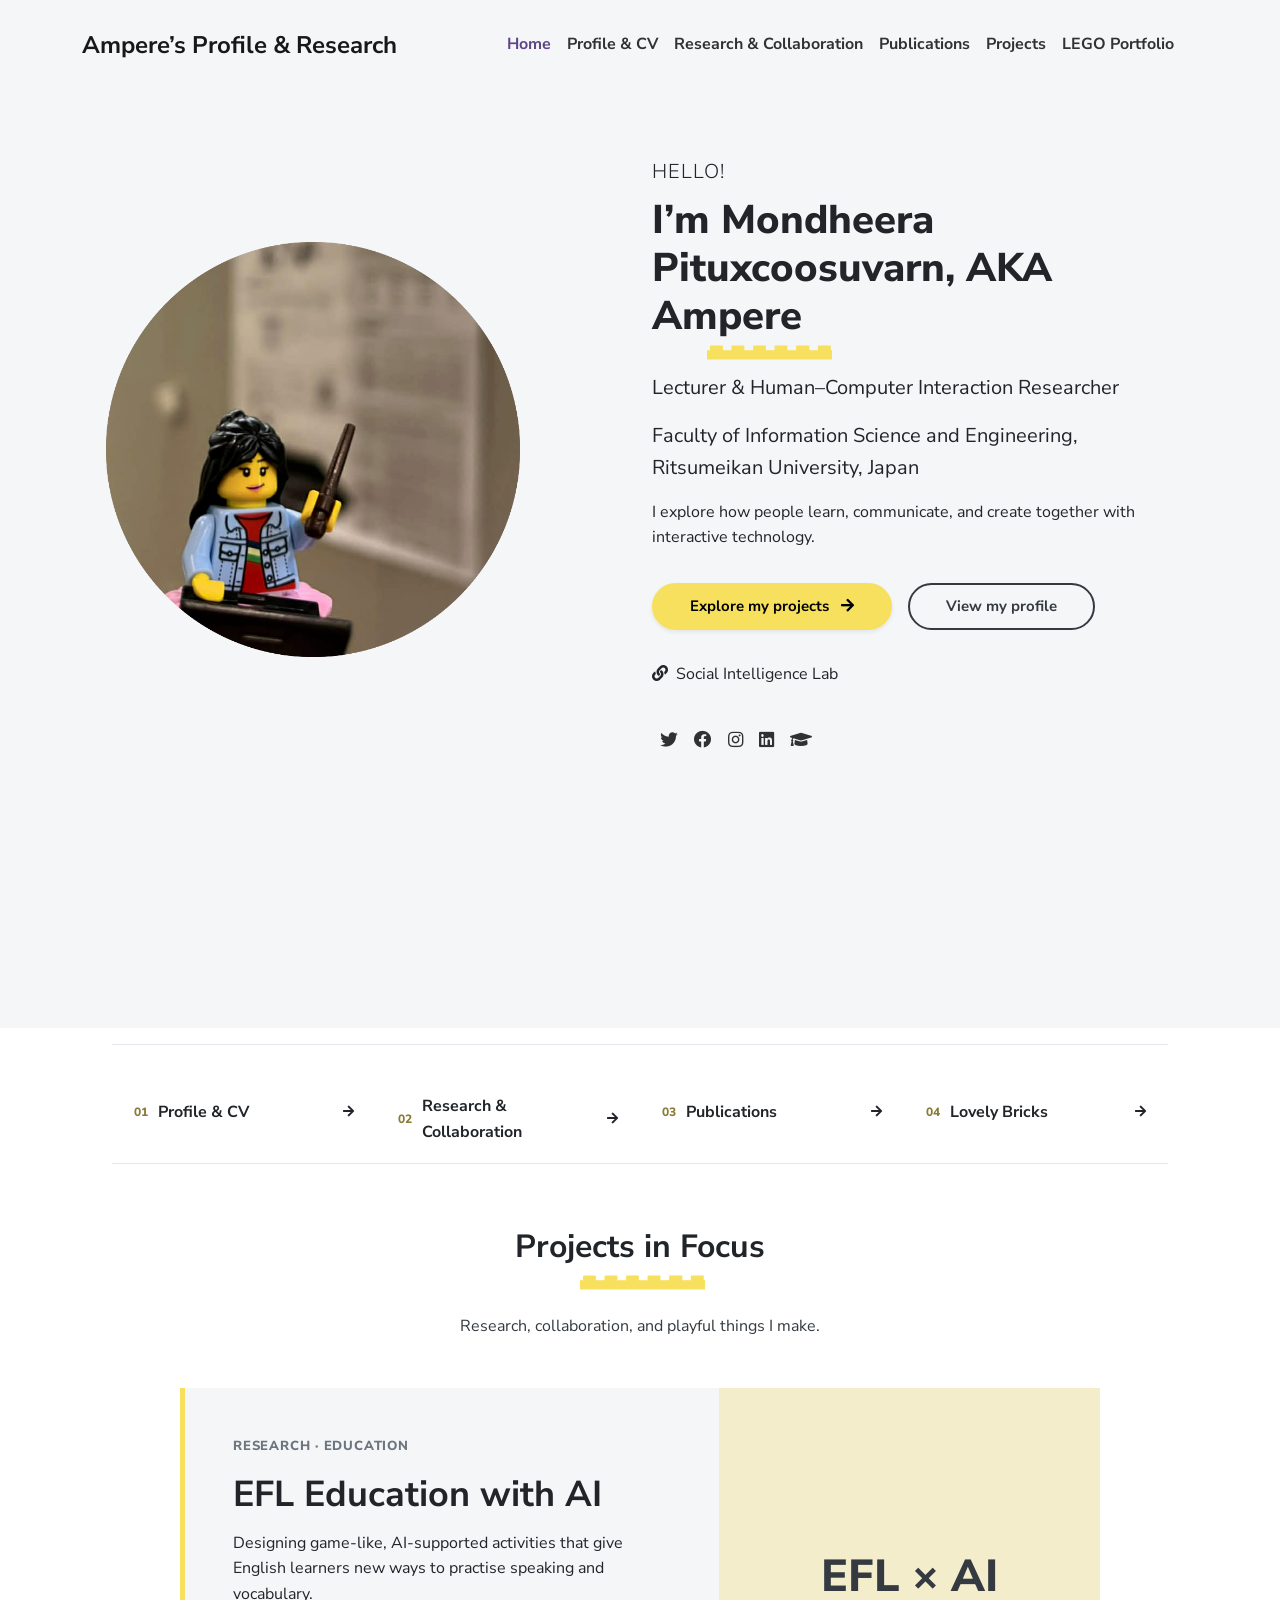
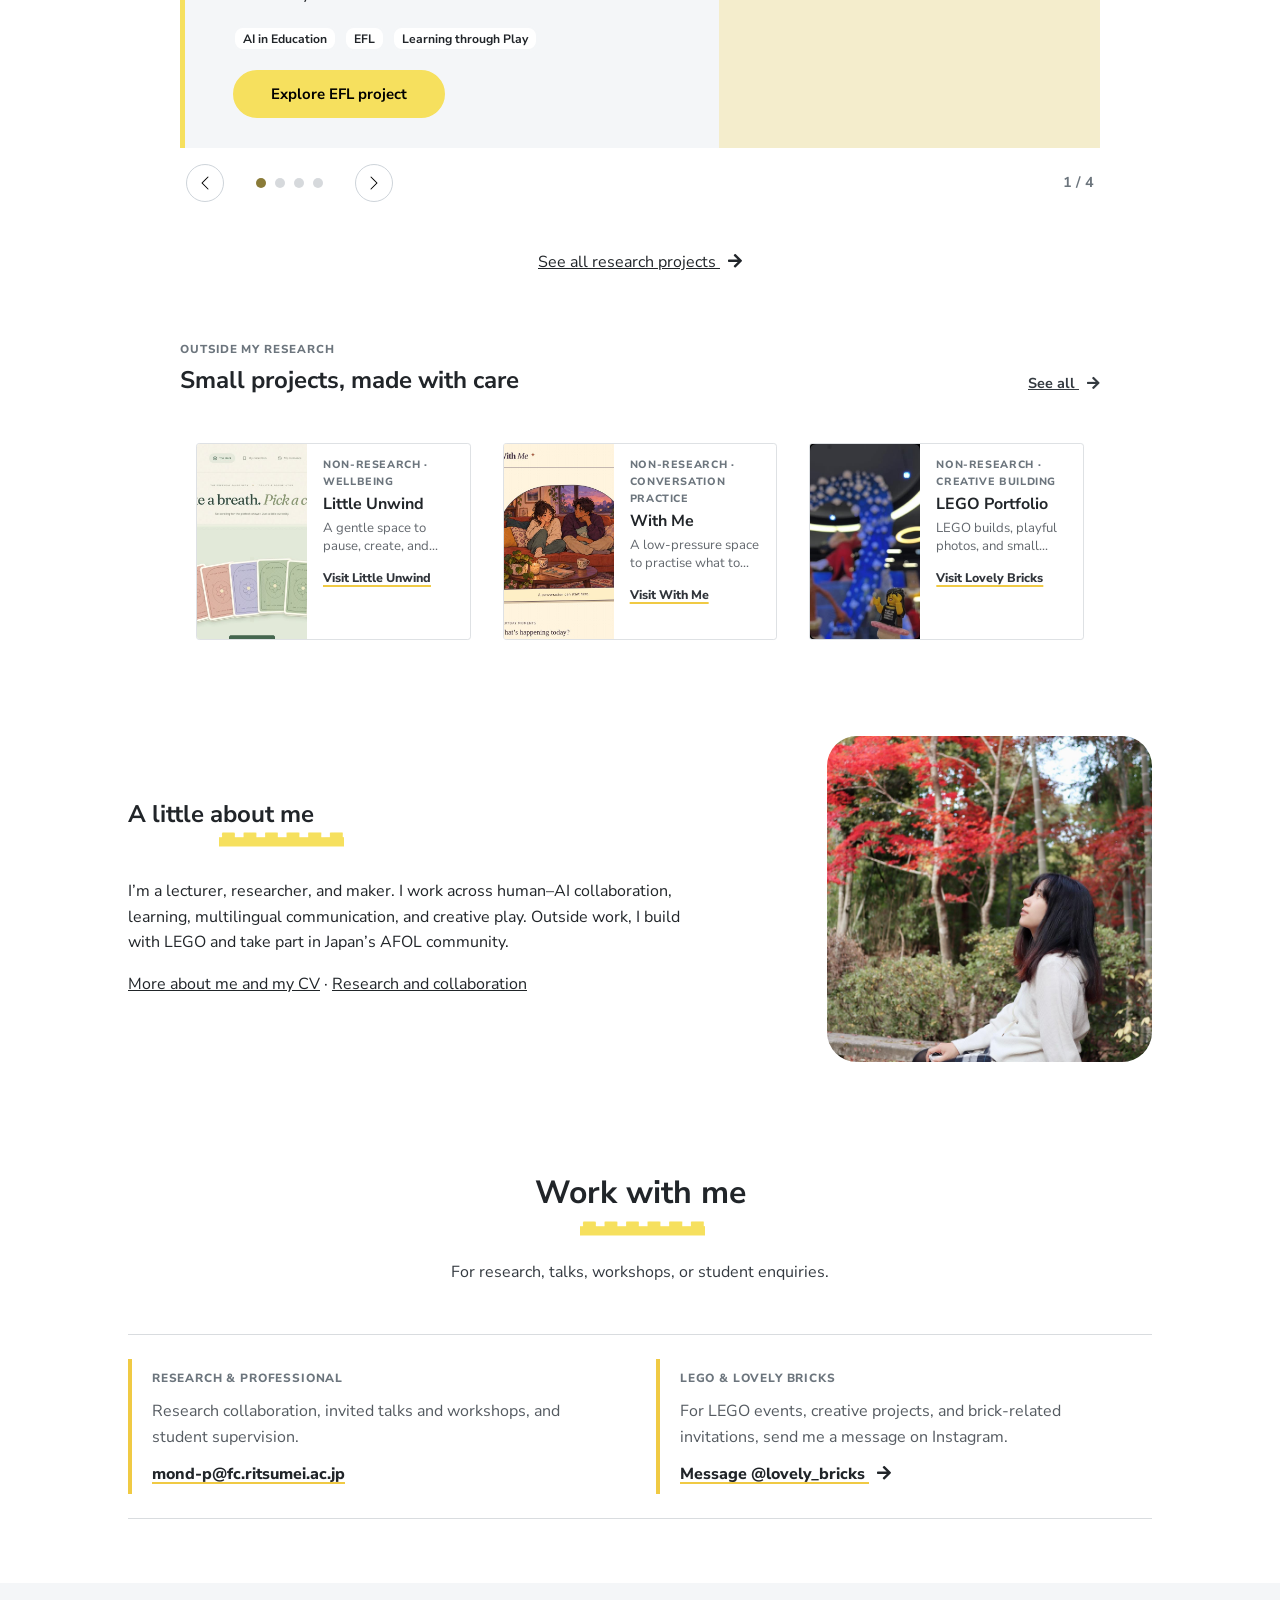
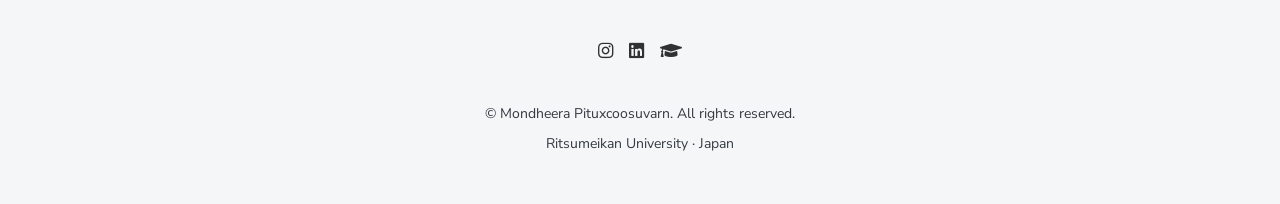
<file: index.html>
<!DOCTYPE html>
<html lang="en-US">
<head>
  <meta charset="UTF-8">
  <meta name="viewport" content="width=device-width, initial-scale=1">
  <meta name="description" content="Mondheera (Ampere) Pituxcoosuvarn — lecturer, HCI researcher, and maker of playful projects.">
  <title>Home · Mondheera Pituxcoosuvarn AKA Ampere</title>
  <link rel="preconnect" href="https://fonts.googleapis.com">
  <link rel="preconnect" href="https://fonts.gstatic.com" crossorigin>
  <link rel="stylesheet" href="https://fonts.googleapis.com/css2?family=Nunito+Sans:wght@300;400;700;800&amp;display=swap">
  <link href="./css/font-awesome/css/all.min.css?ver=1.4.5" rel="stylesheet">
  <link href="./css/bootstrap-icons/bootstrap-icons.css?ver=1.4.5" rel="stylesheet">
  <link href="./css/bootstrap.min.css?ver=1.4.5" rel="stylesheet">
  <link href="./css/aos.css?ver=1.4.5" rel="stylesheet">
  <link href="./css/main.css?ver=1.4.7" rel="stylesheet">
</head>
<body id="top">
  <header class="bg-light">
    <nav class="navbar navbar-expand-lg navbar-light bg-light border-bottom" id="header-nav" role="navigation" aria-label="Main navigation">
      <div class="container">
        <a class="link-dark navbar-brand site-title mb-0" href="index.html"><span class="brand-full">Ampere’s Profile &amp; Research</span><span class="brand-short">Ampere</span></a>
        <button class="navbar-toggler" type="button" data-bs-toggle="collapse" data-bs-target="#mainNavigation" aria-controls="mainNavigation" aria-expanded="false" aria-label="Toggle navigation"><span class="navbar-toggler-icon"></span></button>
        <div class="collapse navbar-collapse" id="mainNavigation"><ul class="navbar-nav ms-auto me-2"><li class="nav-item"><a class="nav-link active" aria-current="page" href="index.html">Home</a></li>
<li class="nav-item"><a class="nav-link" href="profile.html">Profile & CV</a></li>
<li class="nav-item"><a class="nav-link" href="research.html">Research & Collaboration</a></li>
<li class="nav-item"><a class="nav-link" href="publications.html">Publications</a></li>
<li class="nav-item"><a class="nav-link" href="projects.html">Projects</a></li>
<li class="nav-item"><a class="nav-link" href="lovely_bricks/">LEGO Portfolio</a></li></ul></div>
      </div>
    </nav>
  </header>
  <main class="page-content"><div id="content"><header>
  <div class="cover bg-light"><div class="container px-3"><div class="row align-items-center">
    <div class="col-lg-6 p-2"><img class="img-fluid" src="images/illustrations/sigfig.png" alt="A small illustration introducing Ampere" style="max-width: 80%;"></div>
    <div class="col-lg-6"><div class="mt-5 mb-4">
      <p class="lead text-uppercase mb-1">Hello!</p>
      <h1 class="intro-title marker" data-aos="fade-left" data-aos-delay="50">I’m Mondheera Pituxcoosuvarn, AKA Ampere</h1>
      <p class="lead fw-normal mt-3 mb-1">Lecturer &amp; Human–Computer Interaction Researcher</p>
      <p class="lead fw-normal mt-2">Faculty of Information Science and Engineering, Ritsumeikan University, Japan</p>
      <p class="mb-3">I explore how people learn, communicate, and create together with interactive technology.</p>
      <div class="d-flex flex-wrap gap-2 mb-3"><a class="btn btn-primary shadow-sm hover-effect" href="projects.html">Explore my projects <i class="fas fa-arrow-right ms-1" aria-hidden="true"></i></a><a class="btn btn-outline-secondary hover-effect" href="profile.html">View my profile</a></div>
      <p class="mb-3"><a href="https://si-lab.org" target="_blank" rel="noopener noreferrer" class="text-decoration-none"><i class="fas fa-link me-1" aria-hidden="true"></i>Social Intelligence Lab</a></p>
      <nav class="social-nav" aria-label="Social links"><ul class="nav"><li class="nav-item"><a class="nav-link" href="https://twitter.com/QiuAmpere" title="Twitter"><i class="fab fa-twitter" aria-hidden="true"></i><span class="visually-hidden">Twitter</span></a></li><li class="nav-item"><a class="nav-link" href="https://www.facebook.com/qiushengxin" title="Facebook"><i class="fab fa-facebook" aria-hidden="true"></i><span class="visually-hidden">Facebook</span></a></li><li class="nav-item"><a class="nav-link" href="https://www.instagram.com/lovely_bricks/" title="Instagram"><i class="fab fa-instagram" aria-hidden="true"></i><span class="visually-hidden">Instagram</span></a></li><li class="nav-item"><a class="nav-link" href="https://www.linkedin.com/in/mondheera-pituxcoosuvarn-775b5681/" title="LinkedIn"><i class="fab fa-linkedin" aria-hidden="true"></i><span class="visually-hidden">LinkedIn</span></a></li><li class="nav-item"><a class="nav-link" href="https://scholar.google.com/citations?user=QddseR4AAAAJ&amp;hl=en&amp;oi=ao" title="Google Scholar" target="_blank" rel="noopener noreferrer"><i class="fas fa-graduation-cap" aria-hidden="true"></i><span class="visually-hidden">Google Scholar</span></a></li></ul></nav>
    </div></div>
  </div></div><div class="wave-bg" aria-hidden="true"></div>
</header>
<section class="section pt-4 px-3 px-lg-4" aria-label="Explore the site"><div class="container-narrow"><div class="row g-3 quick-links">
  <div class="col-6 col-lg-3"><a class="quick-link" href="profile.html"><span class="quick-link-number">01</span><span>Profile &amp; CV</span><i class="fas fa-arrow-right" aria-hidden="true"></i></a></div>
  <div class="col-6 col-lg-3"><a class="quick-link" href="research.html"><span class="quick-link-number">02</span><span>Research &amp; Collaboration</span><i class="fas fa-arrow-right" aria-hidden="true"></i></a></div>
  <div class="col-6 col-lg-3"><a class="quick-link" href="publications.html"><span class="quick-link-number">03</span><span>Publications</span><i class="fas fa-arrow-right" aria-hidden="true"></i></a></div>
  <div class="col-6 col-lg-3"><a class="quick-link" href="lovely_bricks/"><span class="quick-link-number">04</span><span>Lovely Bricks</span><i class="fas fa-arrow-right" aria-hidden="true"></i></a></div>
</div></div></section>
<section class="section px-3 px-lg-4 pt-5 pb-5"><div class="container-narrow">
  <div class="text-center mb-4"><h2 class="marker marker-center">Projects in Focus</h2><p class="text-secondary mt-4 mb-0">Research, collaboration, and playful things I make.</p></div>
  <div id="projectCarousel" class="carousel slide project-carousel" data-bs-interval="false" data-bs-touch="true" aria-label="Featured projects">
    <div class="carousel-inner" id="projectSlides" aria-live="polite"><div class="carousel-item active"><div class="project-loading text-center p-5">Loading projects…</div></div></div>
    <div class="project-carousel-footer"><div class="d-flex align-items-center gap-3"><button class="carousel-control-prev project-arrow" type="button" data-bs-target="#projectCarousel" data-bs-slide="prev" aria-label="Previous project"><span class="carousel-control-prev-icon" aria-hidden="true"></span></button><div class="carousel-indicators project-indicators" id="projectIndicators" aria-label="Choose a project"></div><button class="carousel-control-next project-arrow" type="button" data-bs-target="#projectCarousel" data-bs-slide="next" aria-label="Next project"><span class="carousel-control-next-icon" aria-hidden="true"></span></button></div><span class="project-count" id="projectCount" aria-live="polite">— / —</span></div>
  </div>
  <p class="text-center mt-4 mb-0"><a href="projects.html">See all research projects <i class="fas fa-arrow-right ms-1" aria-hidden="true"></i></a></p>
</div></section>
<section class="section px-3 px-lg-4 pt-3 pb-4 home-nonresearch" aria-labelledby="home-nonresearch-title"><div class="container-narrow"><div class="home-nonresearch-heading"><div><p class="text-uppercase mb-1">Outside my research</p><h2 class="h4 mb-0" id="home-nonresearch-title">Small projects, made with care</h2></div><a href="projects.html#non-research">See all <i class="fas fa-arrow-right ms-1" aria-hidden="true"></i></a></div><div class="row g-3" id="homeNonResearchCatalog"><div class="col-12 text-center p-3 project-loading">Loading projects…</div></div></div></section>
<section class="section px-3 px-lg-4 pt-4 pb-5"><div class="container-narrow"><div class="row align-items-center"><div class="col-md-7"><h2 class="h4 marker">A little about me</h2><p class="mt-4">I’m a lecturer, researcher, and maker. I work across human–AI collaboration, learning, multilingual communication, and creative play. Outside work, I build with LEGO and take part in Japan’s AFOL community.</p><p class="mb-0"><a href="profile.html">More about me and my CV</a> · <a href="research.html">Research and collaboration</a></p></div><div class="col-md-4 offset-md-1 text-center mt-3 mt-md-0"><img class="avatar img-fluid" src="images/me3.jpg" width="400" height="400" alt="Ampere"></div></div></div></section>
<section class="section px-3 px-lg-4 pt-4 pb-5" id="contact" aria-labelledby="contact-title"><div class="container-narrow"><div class="text-center mb-4"><h2 class="marker marker-center" id="contact-title">Work with me</h2><p class="text-secondary mt-4 mb-0">For research, talks, workshops, or student enquiries.</p></div><div class="contact-list"><article class="contact-item"><span class="contact-label">Research &amp; professional</span><p>Research collaboration, invited talks and workshops, and student supervision.</p><a href="mailto:mond-p@fc.ritsumei.ac.jp">mond-p@fc.ritsumei.ac.jp</a></article><article class="contact-item"><span class="contact-label">LEGO &amp; Lovely Bricks</span><p>For LEGO events, creative projects, and brick-related invitations, send me a message on Instagram.</p><a href="https://www.instagram.com/lovely_bricks/" target="_blank" rel="noopener noreferrer">Message @lovely_bricks <i class="fas fa-arrow-right ms-1" aria-hidden="true"></i></a></article></div></div></section></div></main>
  <footer class="pt-4 pb-4 text-center bg-light">
      <div class="container">
        <nav class="social-nav" aria-label="Social links"><ul class="nav justify-content-center">
          <li class="nav-item"><a class="nav-link" href="https://www.instagram.com/lovely_bricks/" title="Instagram"><i class="fab fa-instagram" aria-hidden="true"></i><span class="visually-hidden">Instagram</span></a></li>
          <li class="nav-item"><a class="nav-link" href="https://www.linkedin.com/in/mondheera-pituxcoosuvarn-775b5681/" title="LinkedIn"><i class="fab fa-linkedin" aria-hidden="true"></i><span class="visually-hidden">LinkedIn</span></a></li>
          <li class="nav-item"><a class="nav-link" href="https://scholar.google.com/citations?user=QddseR4AAAAJ&amp;hl=en&amp;oi=ao" title="Google Scholar" target="_blank" rel="noopener noreferrer"><i class="fas fa-graduation-cap" aria-hidden="true"></i><span class="visually-hidden">Google Scholar</span></a></li>
        </ul></nav>
        <div class="text-small text-secondary mt-3"><div class="mb-1">&copy; Mondheera Pituxcoosuvarn. All rights reserved.</div><div>Ritsumeikan University · Japan</div></div>
      </div>
    </footer>
    <div id="scrolltop"><a class="btn btn-secondary" href="#top" aria-label="Back to top"><span class="icon"><i class="fas fa-angle-up" aria-hidden="true"></i></span></a></div>
  <script src="./scripts/imagesloaded.pkgd.min.js?ver=1.4.5"></script>
  <script src="./scripts/masonry.pkgd.min.js?ver=1.4.5"></script>
  <script src="./scripts/BigPicture.min.js?ver=1.4.5"></script>
  <script src="./scripts/purecounter.min.js?ver=1.4.5"></script>
  <script src="./scripts/bootstrap.bundle.min.js?ver=1.4.5"></script>
  <script src="./scripts/aos.min.js?ver=1.4.5"></script>
  <script src="./scripts/main.js?ver=1.4.5"></script>
  <script src="./scripts/content.js?ver=1.4.6"></script>
</body>
</html>
</file>
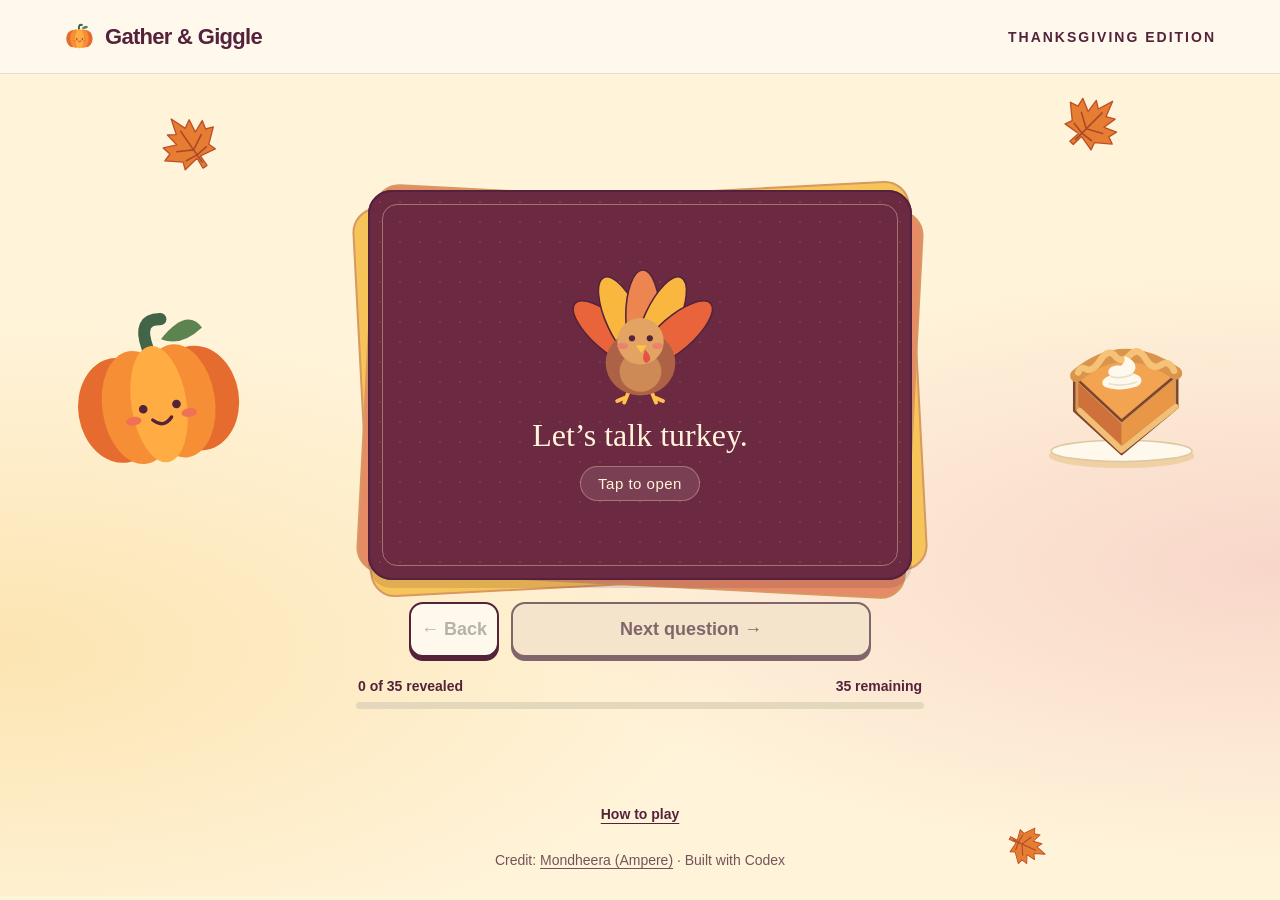
<file: conversationcards/index.html>
<!doctype html>
<html lang="en">
<head>
<meta charset="utf-8"><meta name="viewport" content="width=device-width, initial-scale=1">
<meta name="theme-color" content="#6b2942">
<meta name="description" content="A little gratitude. A lot of giggles. 35 Thanksgiving conversation cards for the whole family.">
<title>Gather & Giggle · Thanksgiving Conversation Cards</title>
<link rel="icon" type="image/svg+xml" href="data:image/svg+xml,%3Csvg%20xmlns%3D%22http%3A%2F%2Fwww.w3.org%2F2000%2Fsvg%22%20viewBox%3D%220%200%20100%20100%22%3E%3Cpath%20d%3D%22M50%207%2059%2030%2071%2023%2068%2043%2086%2035%2083%2048%2094%2052%2074%2069%2078%2080%2054%2076%2054%2093%2047%2093%2048%2076%2024%2080%2028%2069%207%2052%2019%2048%2016%2035%2035%2043%2032%2023%2043%2030Z%22%20fill%3D%22%23e67d32%22%2F%3E%3Cpath%20d%3D%22M51%2088V31M51%2063%2029%2051M51%2063%2073%2051%22%20fill%3D%22none%22%20stroke%3D%22%239c4327%22%20stroke-width%3D%225%22%20stroke-linecap%3D%22round%22%2F%3E%3C%2Fsvg%3E">
<style>
:root{--ink:#54233b;--plum:#6b2942;--orange:#e75b2b;--cream:#fff9ed;--yellow:#f9c74e;--green:#3b6952}*{box-sizing:border-box}body{margin:0;color:var(--ink);background:#fff3d9;font-family:ui-rounded,"Avenir Next",Avenir,"Trebuchet MS",sans-serif;font-size:18px;min-height:100svh}button{font:inherit;cursor:pointer;-webkit-tap-highlight-color:transparent}button:focus-visible,summary:focus-visible{outline:4px solid #267764;outline-offset:5px}button:disabled{cursor:default}.topbar{padding:21px 5%;display:flex;align-items:center;justify-content:space-between;border-bottom:1px solid #54233b24;background:#fff9ed}.brand{display:flex;gap:10px;align-items:center;font-weight:850;letter-spacing:-.7px;font-size:22px}.brand svg{width:31px;height:31px}.edition{font-size:14px;letter-spacing:2px;font-weight:800;text-transform:uppercase}.scene{position:relative;overflow:hidden;min-height:calc(100svh - 78px);padding:32px 24px 22px;background:radial-gradient(ellipse at 0 70%,#f7cf7766,transparent 40%),radial-gradient(ellipse at 100% 60%,#eeacb366,transparent 42%)}.playarea{position:relative;max-width:1140px;margin:auto}.game{position:relative;z-index:2;max-width:568px;margin:auto;text-align:center}.card-wrap{perspective:1400px;margin:0 12px 22px;position:relative}.card-wrap:before,.card-wrap:after{content:"";position:absolute;inset:4px -7px -4px;border:2px solid #d79861;border-radius:25px;background:#f6c458;transform:rotate(-3deg);z-index:-1}.card-wrap:after{background:#e58b65;transform:rotate(3deg);inset:7px -3px -6px}.card{width:100%;display:block;border:0;background:none;padding:0;color:var(--ink);text-align:center;position:relative;min-height:330px;transform-style:preserve-3d;transition:transform .65s cubic-bezier(.25,.7,.25,1)}.card.flipped{transform:rotateY(180deg)}.face{position:absolute;inset:0;backface-visibility:hidden;-webkit-backface-visibility:hidden;border:2px solid var(--ink);border-radius:24px;overflow:hidden;display:flex;flex-direction:column;align-items:center;justify-content:center;padding:28px;background:var(--cream);box-shadow:0 8px 0 #54233b12}.front{background:var(--plum);color:#fff4d9;background-image:radial-gradient(#ffedbd18 1.5px,transparent 1.5px);background-size:20px 20px}.front:after{content:"";position:absolute;inset:12px;border:1px solid #ffe5aa65;border-radius:15px;pointer-events:none}.back{transform:rotateY(180deg)}.turkey{width:155px;height:140px}.front-title{font-family:Georgia,serif;font-size:32px;margin:8px 0 12px}.tap{font-size:15px;letter-spacing:.5px;background:#fff5dd1c;border:1px solid #ffe7bb55;border-radius:100px;padding:8px 17px}.category{font-size:14px;letter-spacing:2px;text-transform:uppercase;font-weight:850;color:var(--green);margin-bottom:15px}.question{font-size:clamp(28px,3.2vw,38px);font-weight:800;line-height:1.23;letter-spacing:-.8px;max-width:455px;margin:0}.little-leaf{width:42px;height:42px;margin-bottom:14px}.actions{display:flex;gap:12px;justify-content:center}.primary,.secondary{min-height:55px;border-radius:14px;font-weight:800;border:2px solid var(--ink);padding:12px 24px;box-shadow:0 4px 0 var(--ink)}.primary{background:var(--orange);color:white;flex:1;max-width:360px}.primary:hover{background:#c94720}.primary:disabled{background:#ba8876}.secondary{background:#fff9ed;font-size:18px;min-width:58px;padding:10px}.secondary:hover{background:#ffe6bb}.primary:active,.secondary:active{transform:translateY(3px);box-shadow:0 1px 0 var(--ink)}.progress-row{display:flex;justify-content:space-between;margin:21px 2px 8px;font-size:14px;font-weight:700}.track{height:7px;background:#e4d8bc;border-radius:10px;overflow:hidden}.fill{height:100%;width:0;background:var(--green);transition:width .4s;border-radius:10px}.mascot{position:absolute;pointer-events:none}.pumpkin{width:190px;left:-8px;top:115px;transform:rotate(-9deg)}.pie{width:180px;right:0;top:130px;transform:rotate(0deg)}.leaf-deco{position:absolute;width:68px;height:68px;pointer-events:none}.leaf-a{left:12%;top:35px;transform:rotate(-35deg)}.leaf-b{right:12%;top:14px;transform:rotate(45deg)}.leaf-c{right:18%;bottom:16px;transform:rotate(115deg);width:45px}details{max-width:568px;margin:20px auto 0;text-align:center;font-size:14px}summary{cursor:pointer;font-weight:700;display:inline-block;padding:8px;text-decoration:underline;text-underline-offset:4px}details p{line-height:1.7;margin:6px 10px 0}.symbols{position:absolute;width:0;height:0;overflow:hidden}dialog{border:2px solid var(--ink);border-radius:22px;padding:28px;max-width:390px;width:calc(100% - 40px);background:var(--cream);color:var(--ink);box-shadow:0 15px 70px #32132340}dialog::backdrop{background:#32132388}dialog h2{font:30px Georgia,serif;margin:0 0 12px}dialog p{font-size:17px;line-height:1.5}dialog .actions{margin-top:24px}dialog button{font-size:16px;padding:12px 16px}.sr-only{position:absolute;width:1px;height:1px;padding:0;margin:-1px;overflow:hidden;clip:rect(0,0,0,0);white-space:nowrap;border:0}@media(min-width:1450px){.scene{padding-top:50px}.card{min-height:370px}}@media(max-width:1000px){.pumpkin{left:-30px;width:135px;top:155px}.pie{right:-25px;width:125px;top:180px}.leaf-a{left:4%}.leaf-b{right:4%}}@media(max-width:760px){.mascot,.leaf-deco{display:none}.scene{padding:27px 18px 20px}.edition{font-size:11px;letter-spacing:1px}.topbar{padding:17px 20px}.brand{font-size:20px}.card{min-height:350px}.face{padding:24px}.actions{gap:10px}.question{font-size:30px}}@media(max-width:360px){.edition{display:none}.question{font-size:27px}.face{padding:20px}.primary{padding:12px 14px}}@media(prefers-reduced-motion:reduce){*,*:before,*:after{transition:none!important;animation:none!important}}

.scene{display:flex;flex-direction:column;justify-content:center;padding-top:48px;padding-bottom:25px}
.playarea{width:100%}.card{min-height:390px}.card-wrap{isolation:isolate}
.card-wrap:before{z-index:-3}.card-wrap:after{z-index:-2}
.card-motion{position:relative;z-index:2;transform-origin:50% 65%}
.waiting-card{position:absolute;inset:0;z-index:1;border:2px solid var(--ink);border-radius:24px;display:flex;flex-direction:column;align-items:center;justify-content:center;overflow:hidden;box-shadow:0 8px 0 #54233b12;pointer-events:none}
.card-motion.dealing{animation:tuck-card 840ms cubic-bezier(.3,.65,.25,1) both}
.dealing .card{transition:none}
@keyframes tuck-card{
  0%{transform:translate(0,0) rotate(0) scale(1);z-index:2}
  38%{transform:translate(65%,-10%) rotate(14deg) scale(.98);z-index:2}
  39%{transform:translate(65%,-10%) rotate(14deg) scale(.98);z-index:0}
  76%{transform:translate(0,12px) rotate(-4deg) scale(.95);z-index:0}
  100%{transform:translate(0,0) rotate(-3deg) scale(.96);z-index:0}
}
.primary:disabled{background:#f4e4cb;color:#80656b;border-color:#80656b;box-shadow:0 4px 0 #80656b}
.credit{text-align:center;font-size:14px;line-height:1.6;color:#75535b;margin:19px 0 0}
.credit a{color:inherit;text-underline-offset:3px}
@media(max-width:760px){.scene{justify-content:flex-start;padding-top:40px}.card{min-height:390px}.brand{white-space:nowrap}.edition{max-width:125px;text-align:right}.credit{font-size:13px}@keyframes tuck-card{0%{transform:translate(0,0) rotate(0);z-index:2}38%{transform:translate(45%,-8%) rotate(14deg);z-index:2}39%{transform:translate(45%,-8%) rotate(14deg);z-index:0}76%,100%{transform:translate(0,10px) rotate(-4deg) scale(.96);z-index:0}}}
@media(prefers-reduced-motion:reduce){.card-motion.dealing{animation:none}}
</style>
</head>
<body>
<svg class="symbols" xmlns="http://www.w3.org/2000/svg" aria-hidden="true"><defs>
<symbol id="leaf" viewBox="0 0 100 100"><path d="M50 7 59 30 71 23 68 43 86 35 83 48 94 52 74 69 78 80 54 76 54 93 47 93 48 76 24 80 28 69 7 52 19 48 16 35 35 43 32 23 43 30Z" fill="#e67d32" stroke="#bb5128" stroke-width="2" stroke-linejoin="round"/><path d="M51 85V30M51 63 29 51M51 63 73 51M51 72 33 70M51 72 69 70" fill="none" stroke="#a94a2a" stroke-width="2.4" stroke-linecap="round" stroke-linejoin="round"/></symbol>
<symbol id="pumpkin" viewBox="0 0 220 200"><path d="M107 49Q100 13 127 18" fill="none" stroke="#426447" stroke-width="14" stroke-linecap="round"/><path d="M124 41q35-32 49-6-28 19-49 6" fill="#5d8450"/><ellipse cx="64" cy="115" rx="48" ry="61" fill="#e56b2f"/><ellipse cx="155" cy="115" rx="48" ry="61" fill="#e56b2f"/><ellipse cx="85" cy="115" rx="41" ry="66" fill="#f58e34"/><ellipse cx="134" cy="115" rx="41" ry="66" fill="#f58e34"/><ellipse cx="110" cy="115" rx="32" ry="68" fill="#ffac42"/><circle cx="91" cy="118" r="5" fill="#54233b"/><circle cx="130" cy="118" r="5" fill="#54233b"/><path d="M100 132q11 12 22 0" fill="none" stroke="#54233b" stroke-width="4" stroke-linecap="round"/><ellipse cx="78" cy="130" rx="9" ry="5" fill="#ef7256"/><ellipse cx="143" cy="130" rx="9" ry="5" fill="#ef7256"/></symbol>
<symbol id="turkey" viewBox="0 0 200 180"><g stroke="#54233b" stroke-width="2"><ellipse cx="60" cy="83" rx="22" ry="59" transform="rotate(-49 60 83)" fill="#e9643b"/><ellipse cx="78" cy="65" rx="22" ry="60" transform="rotate(-25 78 65)" fill="#f9b740"/><ellipse cx="103" cy="60" rx="22" ry="59" fill="#ec8550"/><ellipse cx="127" cy="65" rx="22" ry="60" transform="rotate(25 127 65)" fill="#f9b740"/><ellipse cx="146" cy="83" rx="22" ry="59" transform="rotate(49 146 83)" fill="#e9643b"/></g><path d="m86 155-7 17m0-6-9 4m43-15 7 17m0-6 9 4" stroke="#ffc14b" stroke-width="5" stroke-linecap="round"/><ellipse cx="100" cy="121" rx="45" ry="42" fill="#ad6245"/><ellipse cx="100" cy="132" rx="27" ry="26" fill="#cd8a57"/><circle cx="100" cy="93" r="30" fill="#e3a363"/><circle cx="89" cy="89" r="4" fill="#54233b"/><circle cx="112" cy="89" r="4" fill="#54233b"/><path d="m94 98 14 0-7 10Z" fill="#ffc34b"/><path d="M106 104q12 12 2 17-8-2-2-17" fill="#e35147"/><ellipse cx="77" cy="99" rx="7" ry="4" fill="#ed8170"/><ellipse cx="122" cy="99" rx="7" ry="4" fill="#ed8170"/></symbol>
<symbol id="pie" viewBox="0 0 220 190">
<ellipse cx="112" cy="166" rx="89" ry="15" fill="#dfb76d" opacity=".42"/>
<ellipse cx="112" cy="160" rx="86" ry="13" fill="#fff9ed" stroke="#ddc9a0" stroke-width="2"/>
<path d="M54 69 112 123 180 66 180 107 112 164 54 111Z" fill="#d59a54" stroke="#804632" stroke-width="3" stroke-linejoin="round"/>
<path d="M59 77 112 127 112 153 59 105Z" fill="#ce713b"/>
<path d="M112 127 175 75 175 103 112 153Z" fill="#e99646"/>
<path d="M54 69Q113 16 180 66L112 123Z" fill="#f3a451" stroke="#804632" stroke-width="3" stroke-linejoin="round"/>
<path d="M57 68Q113 20 178 65" fill="none" stroke="#d9954c" stroke-width="16" stroke-linecap="round"/>
<path d="M59 64Q62 56 69 60T86 49T104 44T122 43T141 47T160 55T176 62" fill="none" stroke="#f5c278" stroke-width="8" stroke-linecap="round"/>
<path d="M92 82C85 78 89 70 98 68 91 61 101 54 111 56 115 53 117 48 115 44 132 50 131 61 125 65 140 68 139 79 128 82 117 86 101 86 92 82Z" fill="#fff9ed"/>
<path d="M99 69Q111 73 126 66M97 78Q113 82 130 76" fill="none" stroke="#eadfc9" stroke-width="2" stroke-linecap="round"/>
<path d="M61 111 112 159 178 106" fill="none" stroke="#f1bf75" stroke-width="7" stroke-linejoin="round" stroke-linecap="round"/>
</symbol>
</defs></svg>
<header class="topbar"><div class="brand"><svg aria-hidden="true"><use href="#pumpkin"/></svg>Gather & Giggle</div><span class="edition">Thanksgiving Edition</span></header>
<main class="scene">
<svg class="leaf-deco leaf-a" aria-hidden="true"><use href="#leaf"/></svg><svg class="leaf-deco leaf-b" aria-hidden="true"><use href="#leaf"/></svg>
<h1 class="sr-only">Thanksgiving Conversation Cards</h1>
<div class="playarea">
<svg class="mascot pumpkin" viewBox="0 0 220 200" aria-hidden="true"><use href="#pumpkin"/></svg>
<svg class="mascot pie" viewBox="0 0 220 190" aria-hidden="true"><use href="#pie"/></svg>
<section class="game" aria-label="Conversation card game">
<div class="card-wrap"><div class="waiting-card front" aria-hidden="true"><svg class="turkey" viewBox="0 0 200 180"><use href="#turkey"/></svg><span class="front-title">Let’s talk turkey.</span><span class="tap">Tap to open</span></div><div class="card-motion" id="card-motion"><button class="card" id="card" aria-label="Flip to reveal your first question" aria-pressed="false"><span class="face front" id="front"><svg class="turkey" viewBox="0 0 200 180" aria-hidden="true"><use href="#turkey"/></svg><span class="front-title">Let’s talk turkey.</span><span class="tap">Tap to open</span></span><span class="face back" id="back" aria-hidden="true"><svg class="little-leaf" aria-hidden="true"><use href="#leaf"/></svg><span class="category" id="category"></span><span class="question" id="question"></span></span></button></div></div>
<div class="actions"><button class="secondary" id="previous" disabled>← Back</button><button class="primary" id="next" disabled>Next question →</button></div>
<div class="progress-row"><span id="count">0 of 35 questions</span><span id="remaining">35 remaining</span></div><div class="track" role="progressbar" aria-label="Questions revealed" aria-valuemin="0" aria-valuemax="35" aria-valuenow="0" id="progress"><div class="fill" id="fill"></div></div>
</section></div>
<details><summary>How to play</summary><p>Tap a card to open it. Choose “Next question” to tuck it behind the deck, then tap the new face-down card. Use “Back” to revisit an earlier question. 21 thoughtful questions, 14 playful ones. The mix favors switching between thoughtful and silly cards, with occasional repeats of a type. No repeated questions in a round.</p></details>
<p class="credit">Credit: <a href="https://mondheera.website/">Mondheera (Ampere)</a> · Built with Codex</p>
<svg class="leaf-deco leaf-c" aria-hidden="true"><use href="#leaf"/></svg>
<div id="announcement" class="sr-only" role="status" aria-live="polite" aria-atomic="true"></div>
</main>
<dialog id="restart"><h2>A fresh helping?</h2><p>This will start a new shuffled round of all 35 questions.</p><div class="actions"><button class="secondary" id="cancel">Keep playing</button><button class="primary" id="confirm">Start fresh</button></div></dialog>
<script>
'use strict';
const QUESTIONS = [
  [
    "Thankful hearts",
    "What are you most thankful for this year?"
  ],
  [
    "Thankful hearts",
    "Who helped you this year? How?"
  ],
  [
    "Thankful hearts",
    "What do you love about our family?"
  ],
  [
    "Thankful hearts",
    "What is something in nature you are thankful for?"
  ],
  [
    "Thankful hearts",
    "What do you use every day that you are glad to have?"
  ],
  [
    "Thankful hearts",
    "What happy memory from this year makes you smile?"
  ],
  [
    "Thankful hearts",
    "Who would you like to thank? What would you say?"
  ],
  [
    "Kindness counts",
    "What kind thing did someone do for you?"
  ],
  [
    "Kindness counts",
    "What kind thing did you do for someone?"
  ],
  [
    "Kindness counts",
    "How could you help someone who feels left out?"
  ],
  [
    "Kindness counts",
    "What could we do together to help someone?"
  ],
  [
    "Kindness counts",
    "What could you share with someone who needs it?"
  ],
  [
    "Kindness counts",
    "What is one way you can help at home?"
  ],
  [
    "Kindness counts",
    "How could you cheer up a friend who feels sad?"
  ],
  [
    "A year of good",
    "What good deed would you like to do next year?"
  ],
  [
    "A year of good",
    "What small kind thing could you do tomorrow?"
  ],
  [
    "A year of good",
    "Who would you like to help next year?"
  ],
  [
    "A year of good",
    "What could you do to care for nature next year?"
  ],
  [
    "A year of good",
    "What kind thing would you like to do more often?"
  ],
  [
    "A year of good",
    "What could you give someone that costs no money?"
  ],
  [
    "A year of good",
    "What kind thing could our family do together next year?"
  ],
  [
    "Silly little things",
    "If a turkey could talk, what would it say today?"
  ],
  [
    "Silly little things",
    "If you could invent a new pie, what would be inside?"
  ],
  [
    "Silly little things",
    "If you were a parade balloon, what would you look like?"
  ],
  [
    "Silly little things",
    "What would you name a pet pumpkin?"
  ],
  [
    "Silly little things",
    "If animals joined our dinner, which one would be the funniest guest?"
  ],
  [
    "Silly little things",
    "If you had a silly superpower, what would it be?"
  ],
  [
    "Silly little things",
    "Can you invent a funny turkey dance for everyone to try?"
  ],
  [
    "Silly little things",
    "What would happen if the mashed potatoes came to life?"
  ],
  [
    "Big imaginations",
    "If our family had a team name, what would it be?"
  ],
  [
    "Big imaginations",
    "If you built a treehouse, what silly room would you add?"
  ],
  [
    "Big imaginations",
    "If you were a turkey for a day, what would you do?"
  ],
  [
    "Big imaginations",
    "If your dessert could sing, what would its song be called?"
  ],
  [
    "Big imaginations",
    "Would you rather have spaghetti hair or pumpkin feet? Why?"
  ],
  [
    "Big imaginations",
    "If our family had a pet dragon, how would we include it in dinner?"
  ]
];
const KEY='gather-giggle-v3';
const TOTAL=QUESTIONS.length;
const THOUGHTFUL_CATEGORIES=new Set(['Thankful hearts','Kindness counts','A year of good']);
function isThoughtful(index){return THOUGHTFUL_CATEGORIES.has(QUESTIONS[index][0]);}
function shuffled(){
  const pools=[[],[]];
  QUESTIONS.forEach((_,i)=>pools[isThoughtful(i)?0:1].push(i));
  // Randomize the questions within each type independently.
  for(const pool of pools){for(let i=pool.length-1;i>0;i--){const j=Math.floor(Math.random()*(i+1));[pool[i],pool[j]]=[pool[j],pool[i]];}}
  const deck=[];let last=-1;
  while(pools[0].length||pools[1].length){
    // Prefer changing type; remaining-card weights keep both types spread across the round.
    // Repeating a type still has positive probability whenever its pool has cards.
    const weights=pools.map((pool,type)=>pool.length*(type===last?0.45:1));
    const type=Math.random()*(weights[0]+weights[1])<weights[0]?0:1;
    deck.push(pools[type].pop());last=type;
  }
  return deck;
}
function valid(s){return s&&Array.isArray(s.deck)&&s.deck.length===TOTAL&&new Set(s.deck).size===TOTAL&&s.deck.every(i=>Number.isInteger(i)&&i>=0&&i<TOTAL)&&Number.isInteger(s.seen)&&s.seen>=0&&s.seen<=TOTAL&&(s.faceUp===undefined||typeof s.faceUp==='boolean')&&!(s.faceUp===true&&s.seen===0)&&(s.cursor===undefined||(Number.isInteger(s.cursor)&&s.cursor>=0&&s.cursor<TOTAL&&s.cursor<=s.seen&&!(s.faceUp&&s.cursor>=s.seen)))&&!(s.cursor===undefined&&s.faceUp===false&&s.seen===TOTAL);}
let state;try{const saved=JSON.parse(localStorage.getItem(KEY));if(valid(saved)){const faceUp=saved.faceUp??saved.seen>0;state={...saved,faceUp,cursor:saved.cursor??Math.max(0,saved.seen-(faceUp?1:0))};}}catch{}
if(!state)state={deck:shuffled(),seen:0,faceUp:false,cursor:0};
const el=id=>document.getElementById(id), card=el('card'), motion=el('card-motion');
let busy=false;let timer;
const reducedMotion=()=>matchMedia('(prefers-reduced-motion: reduce)').matches;
function save(){try{localStorage.setItem(KEY,JSON.stringify(state));}catch{}}
function render(){
  const n=state.seen, revealed=state.faceUp;
  // Keep the next question out of both the visible card and the accessibility tree until opened.
  if(revealed){const [category,question]=QUESTIONS[state.deck[state.cursor]];el('category').textContent=category;el('question').textContent=question;card.setAttribute('aria-label',question);}
  else{el('category').textContent='';el('question').textContent='';card.setAttribute('aria-label','Tap to open question '+(state.cursor+1)+' of '+TOTAL);}
  card.classList.toggle('flipped',revealed);
  card.setAttribute('aria-pressed',String(revealed));
  el('front').setAttribute('aria-hidden',String(revealed));
  el('back').setAttribute('aria-hidden',String(!revealed));
  el('next').textContent=state.cursor===TOTAL-1?'Play again':'Next question →';
  el('next').disabled=busy||!revealed;
  card.disabled=busy;
  el('previous').disabled=busy||state.cursor===0;
  el('count').textContent=n+' of '+TOTAL+' revealed';
  el('remaining').textContent=(TOTAL-n)+' remaining';
  el('fill').style.width=(n/TOTAL*100)+'%';
  el('progress').setAttribute('aria-valuenow',n);
}
function unlock(){busy=false;render();}
function reveal(){
  if(busy||state.faceUp)return;
  busy=true;state.seen=Math.max(state.seen,state.cursor+1);state.faceUp=true;save();render();
  el('announcement').textContent='Question '+(state.cursor+1)+' of '+TOTAL+'. '+el('question').textContent+(state.seen===TOTAL?' All cards revealed. Choose Play again for a fresh round.':'');
  timer=setTimeout(unlock,reducedMotion()?0:650);
}
function nextQuestion(){
  if(busy||!state.faceUp)return;
  if(state.cursor===TOTAL-1){el('restart').showModal();return;}
  busy=true;render();el('announcement').textContent='';
  const finish=()=>{state.cursor++;state.faceUp=false;save();motion.classList.remove('dealing');busy=false;render();card.focus();el('announcement').textContent='Card '+(state.cursor+1)+', face down. Tap to open.';};
  if(reducedMotion()){finish();return;}
  motion.classList.add('dealing');
  timer=setTimeout(()=>{state.faceUp=false;render();timer=setTimeout(finish,430);},410);
}
function previousQuestion(){
  if(busy||state.cursor===0)return;
  state.cursor--;state.faceUp=true;save();render();card.focus();
  el('announcement').textContent='Question '+(state.cursor+1)+' of '+TOTAL+'. '+el('question').textContent;
}
function restartRound(){
  clearTimeout(timer);busy=false;motion.classList.remove('dealing');
  state={deck:shuffled(),seen:0,faceUp:false,cursor:0};save();render();
  el('restart').close();el('announcement').textContent='Fresh deck shuffled. Tap the card to open.';card.focus();
}
card.addEventListener('click',reveal);
el('next').addEventListener('click',nextQuestion);
el('previous').addEventListener('click',previousQuestion);
el('cancel').addEventListener('click',()=>el('restart').close());
el('confirm').addEventListener('click',restartRound);
render();save();
</script>
</body>
</html>
</file>
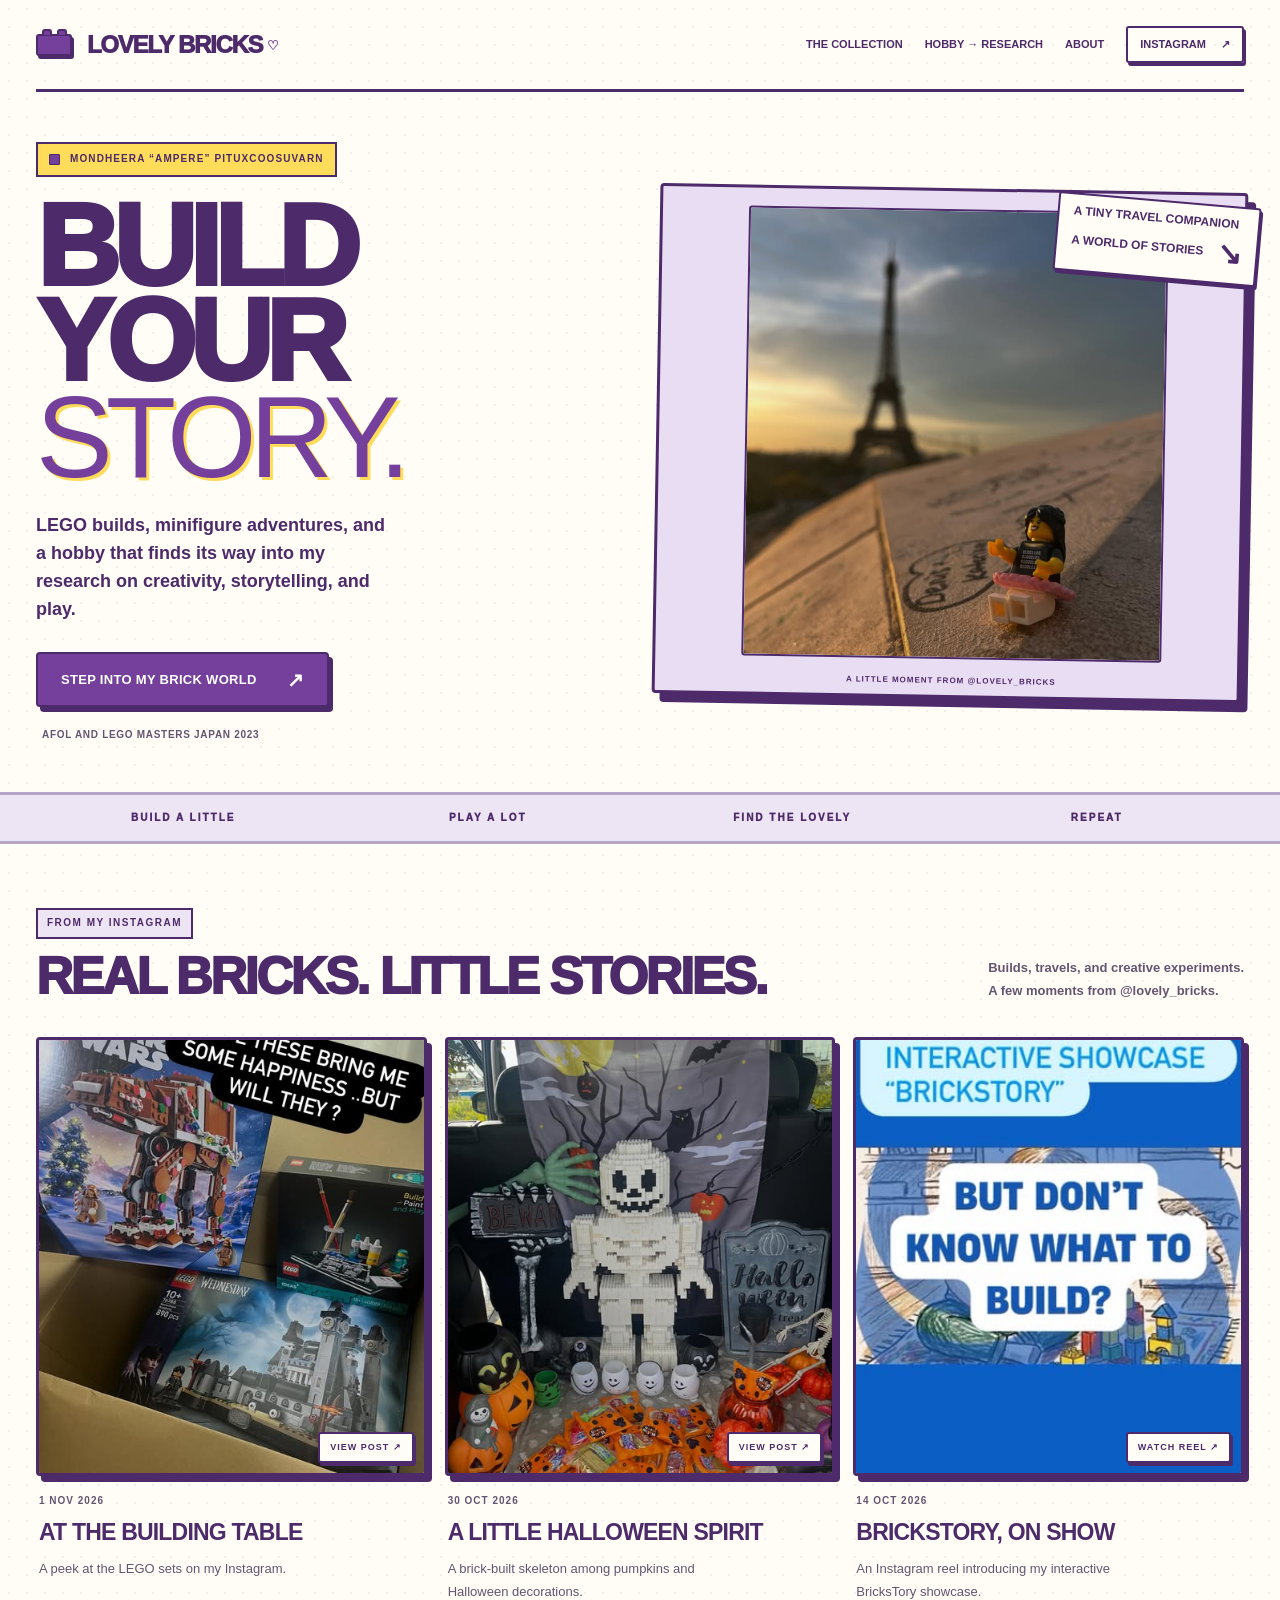
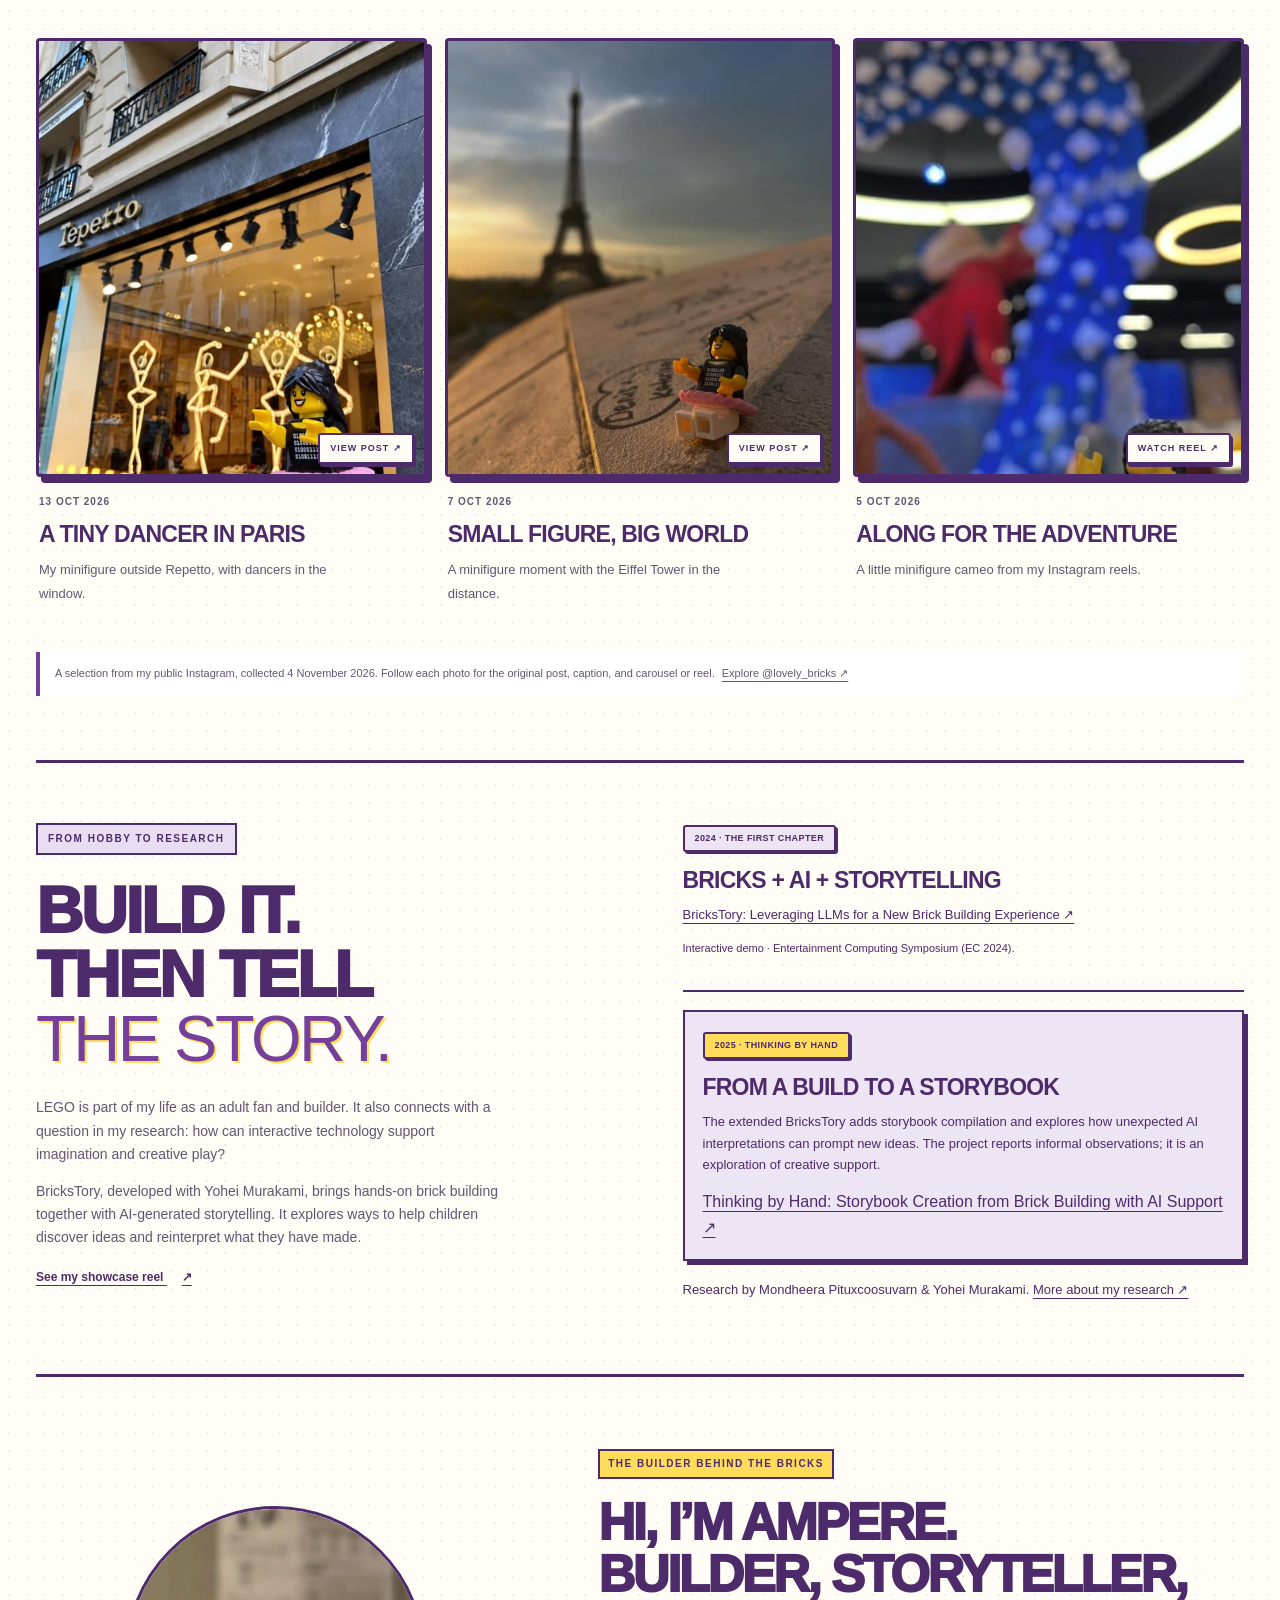
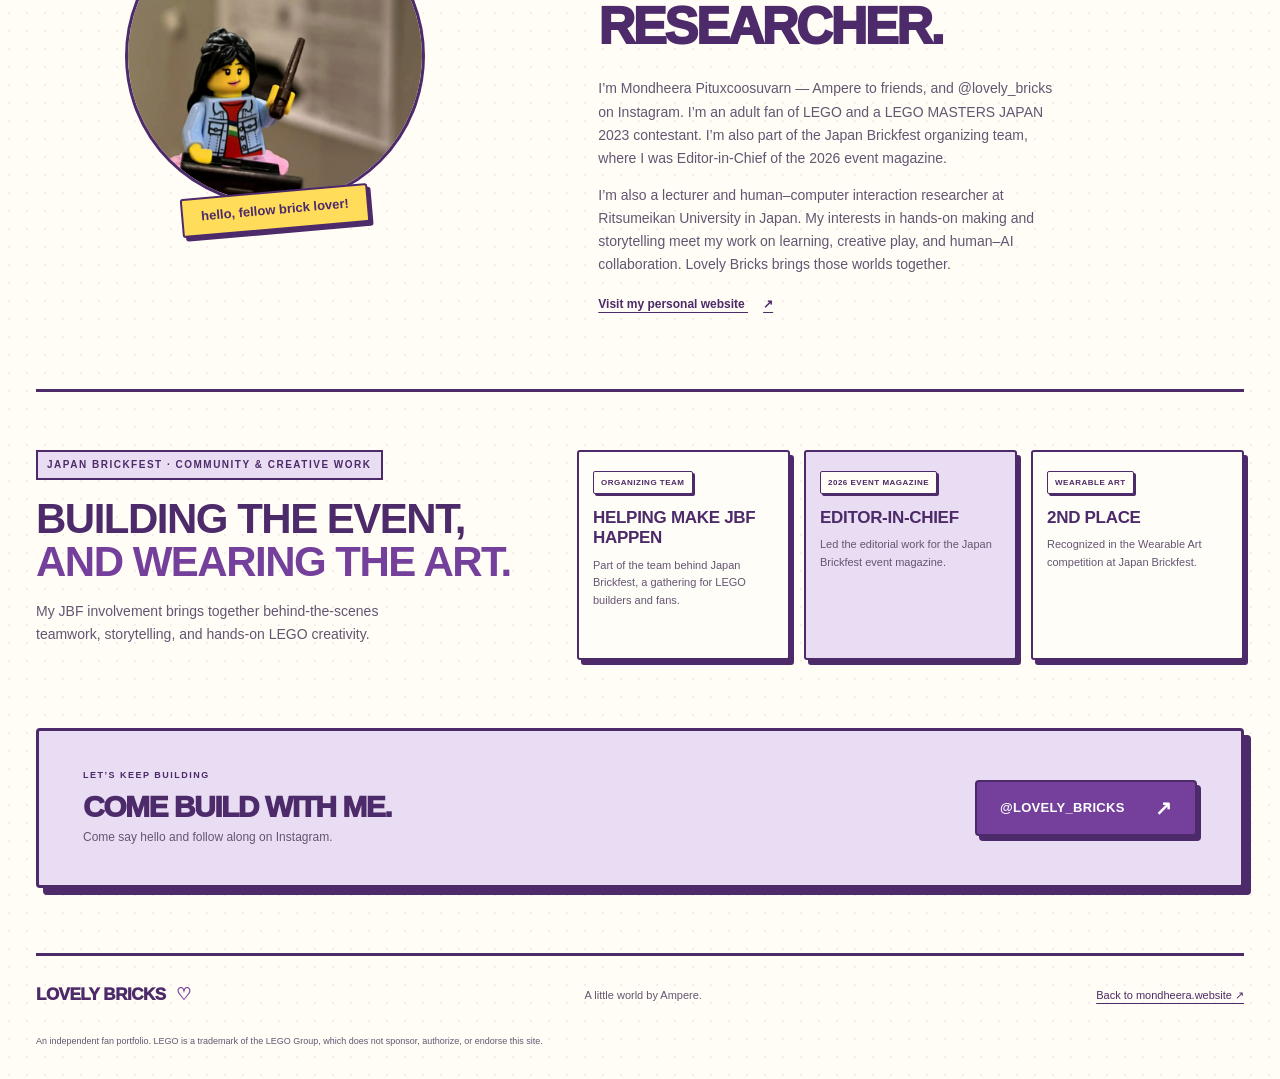
<file: lovely_bricks/index.html>
<!doctype html>
<html lang="en">
<head>
  <meta charset="utf-8">
  <meta name="viewport" content="width=device-width, initial-scale=1">
  <meta name="theme-color" content="#f7f4ec">
  <meta name="description" content="Lovely Bricks by Ampere — a little corner for LEGO builds, playful ideas, and the joy of making something brick by brick.">
  <meta property="og:title" content="Lovely Bricks — Small bricks. Lovely possibilities.">
  <meta property="og:description" content="A little corner of the internet for LEGO, creativity, and the joy of building. By Ampere.">
  <meta property="og:type" content="website">
  <meta property="og:url" content="https://mondheera.website/lovely_bricks/">
  <title>Lovely Bricks · A little world by Ampere</title>
  <link rel="canonical" href="https://mondheera.website/lovely_bricks/">
  <link rel="icon" type="image/svg+xml" href="assets/favicon.svg">
  <link rel="stylesheet" href="style.css?v=4">
</head>
<body>
  <a class="skip-link" href="#main">Skip to content</a>
  <header class="site-header wrap">
    <a class="wordmark" href="./" aria-label="Lovely Bricks home"><span class="brand-brick" aria-hidden="true"><i></i><i></i></span>lovely<span>bricks</span><span class="brand-dot" aria-hidden="true">♡</span></a>
    <nav aria-label="Main navigation"><a href="#little-worlds">The collection</a><a href="#brickstory">Hobby → research</a><a href="#about">About</a><a class="nav-social" href="https://www.instagram.com/lovely_bricks/">Instagram <span aria-hidden="true">↗</span></a></nav>
  </header>
  <main id="main">
    <section class="hero wrap" aria-labelledby="hero-title">
      <div class="hero-copy">
        <p class="eyebrow"><span class="tiny-dot"></span> MONDHEERA “AMPERE” PITUXCOOSUVARN</p>
        <h1 id="hero-title">BUILD<br>YOUR<br><em>STORY.</em></h1>
        <p class="intro">LEGO builds, minifigure adventures, and a hobby that finds its way into my research on creativity, storytelling, and play.</p>
        <a class="button" href="#little-worlds">Step into my brick world <span aria-hidden="true">↗</span></a>
        <p class="handwritten">AFOL and LEGO MASTERS JAPAN 2023</p>
      </div>
      <div class="hero-art photo-hero">
        <span class="art-note">a tiny travel companion<br>a world of stories <span aria-hidden="true">↘</span></span>
        <a href="https://www.instagram.com/lovely_bricks/p/DeMsyJhCL8R/" aria-label="See my Eiffel Tower minifigure photo on Instagram"><img src="assets/instagram-DeMsyJhCL8R.jpg" width="592" height="640" alt="My minifigure in a pink tutu with the Eiffel Tower in the distance at sunset."></a>
        <span class="art-label">A LITTLE MOMENT FROM @LOVELY_BRICKS</span>
      </div>
    </section>
    <div class="ribbon" aria-hidden="true"><div class="wrap"><span>BUILD A LITTLE</span><span>PLAY A LOT</span><span>FIND THE LOVELY</span><span>REPEAT</span></div></div>
    <section class="collection wrap section" id="little-worlds" aria-labelledby="collection-title">
      <div class="section-heading"><div><p class="eyebrow">FROM MY INSTAGRAM</p><h2 id="collection-title">Real bricks. Little stories.</h2></div><p>Builds, travels, and creative experiments.<br>A few moments from @lovely_bricks.</p></div>
      <div class="cards instagram-grid">
        <article class="card"><a class="card-art post-art sage" href="https://www.instagram.com/lovely_bricks/p/DfOGLxWISM4/" aria-label="At the building table — view on Instagram"><img src="assets/instagram-DfOGLxWISM4.jpg" width="640" height="800" loading="lazy" alt="LEGO boxes featuring Star Wars, a windmill, and Wednesday."><span class="post-action">VIEW POST <span aria-hidden="true">↗</span></span></a><div class="card-copy"><time datetime="2026-11-01" class="post-date">1 Nov 2026</time><h3><a href="https://www.instagram.com/lovely_bricks/p/DfOGLxWISM4/">At the building table</a></h3><p>A peek at the LEGO sets on my Instagram.</p></div></article>
        <article class="card"><a class="card-art post-art pink" href="https://www.instagram.com/lovely_bricks/p/DfJb5ARGxS1/" aria-label="A little Halloween spirit — view on Instagram"><img src="assets/instagram-DfJb5ARGxS1.jpg" width="640" height="800" loading="lazy" alt="White brick-built skeleton in a Halloween display with pumpkins and treats."><span class="post-action">VIEW POST <span aria-hidden="true">↗</span></span></a><div class="card-copy"><time datetime="2026-10-30" class="post-date">30 Oct 2026</time><h3><a href="https://www.instagram.com/lovely_bricks/p/DfJb5ARGxS1/">A little Halloween spirit</a></h3><p>A brick-built skeleton among pumpkins and Halloween decorations.</p></div></article>
        <article class="card"><a class="card-art post-art yellow" href="https://www.instagram.com/lovely_bricks/reel/DeeColwRT7U/" aria-label="BricksTory, on show — view on Instagram"><img src="assets/instagram-DeeColwRT7U.jpg" width="640" height="800" loading="lazy" alt="Blue BricksTory reel cover introducing an interactive showcase."><span class="post-action">WATCH REEL <span aria-hidden="true">↗</span></span></a><div class="card-copy"><time datetime="2026-10-14" class="post-date">14 Oct 2026</time><h3><a href="https://www.instagram.com/lovely_bricks/reel/DeeColwRT7U/">BricksTory, on show</a></h3><p>An Instagram reel introducing my interactive BricksTory showcase.</p></div></article>
        <article class="card"><a class="card-art post-art pink" href="https://www.instagram.com/lovely_bricks/p/Debw4A0E_Jr/" aria-label="A tiny dancer in Paris — view on Instagram"><img src="assets/instagram-Debw4A0E_Jr.jpg" width="640" height="800" loading="lazy" alt="Black-haired minifigure in a pink tutu outside a Repetto shop window."><span class="post-action">VIEW POST <span aria-hidden="true">↗</span></span></a><div class="card-copy"><time datetime="2026-10-13" class="post-date">13 Oct 2026</time><h3><a href="https://www.instagram.com/lovely_bricks/p/Debw4A0E_Jr/">A tiny dancer in Paris</a></h3><p>My minifigure outside Repetto, with dancers in the window.</p></div></article>
        <article class="card"><a class="card-art post-art sage" href="https://www.instagram.com/lovely_bricks/p/DeMsyJhCL8R/" aria-label="Small figure, big world — view on Instagram"><img src="assets/instagram-DeMsyJhCL8R.jpg" width="640" height="800" loading="lazy" alt="Minifigure in a pink tutu with the Eiffel Tower behind her at sunset."><span class="post-action">VIEW POST <span aria-hidden="true">↗</span></span></a><div class="card-copy"><time datetime="2026-10-07" class="post-date">7 Oct 2026</time><h3><a href="https://www.instagram.com/lovely_bricks/p/DeMsyJhCL8R/">Small figure, big world</a></h3><p>A minifigure moment with the Eiffel Tower in the distance.</p></div></article>
        <article class="card"><a class="card-art post-art yellow" href="https://www.instagram.com/lovely_bricks/reel/DeJCUi1I-cL/" aria-label="Along for the adventure — view on Instagram"><img src="assets/instagram-DeJCUi1I-cL.jpg" width="640" height="800" loading="lazy" alt="Minifigure in a pink tutu in front of a blurred blue display."><span class="post-action">WATCH REEL <span aria-hidden="true">↗</span></span></a><div class="card-copy"><time datetime="2026-10-05" class="post-date">5 Oct 2026</time><h3><a href="https://www.instagram.com/lovely_bricks/reel/DeJCUi1I-cL/">Along for the adventure</a></h3><p>A little minifigure cameo from my Instagram reels.</p></div></article>
      </div>
      <p class="collection-note">A selection from my public Instagram, collected 4 November 2026. Follow each photo for the original post, caption, and carousel or reel. <a href="https://www.instagram.com/lovely_bricks/">Explore @lovely_bricks <span aria-hidden="true">↗</span></a></p>
    </section>
    <section class="research wrap" id="brickstory" aria-labelledby="research-title">
      <div class="research-intro"><p class="eyebrow">FROM HOBBY TO RESEARCH</p><h2 id="research-title">BUILD IT.<br>THEN TELL<br><em>THE STORY.</em></h2><p>LEGO is part of my life as an adult fan and builder. It also connects with a question in my research: how can interactive technology support imagination and creative play?</p><p>BricksTory, developed with Yohei Murakami, brings hands-on brick building together with AI-generated storytelling. It explores ways to help children discover ideas and reinterpret what they have made.</p><a class="text-link" href="https://www.instagram.com/lovely_bricks/reel/DeeColwRT7U/">See my showcase reel <span aria-hidden="true">↗</span></a></div>
      <div class="research-notes"><article><span class="tag">2024 · THE FIRST CHAPTER</span><h3>Bricks + AI + storytelling</h3><p><a class="publication-link" href="../publications.html?search=BricksTory">BricksTory: Leveraging LLMs for a New Brick Building Experience ↗</a></p><p class="research-detail">Interactive demo · Entertainment Computing Symposium (EC 2024).</p></article><article><span class="tag">2025 · THINKING BY HAND</span><h3>From a build to a storybook</h3><p>The extended BricksTory adds storybook compilation and explores how unexpected AI interpretations can prompt new ideas. The project reports informal observations; it is an exploration of creative support.</p><a class="publication-link" href="../publications.html?search=Thinking%20by%20Hand">Thinking by Hand: Storybook Creation from Brick Building with AI Support ↗</a></article><p class="research-credit">Research by Mondheera Pituxcoosuvarn &amp; Yohei Murakami. <a href="../research.html">More about my research ↗</a></p></div>
    </section>
    <section class="about wrap" id="about" aria-labelledby="about-title">
      <div class="portrait"><img src="../images/illustrations/sigfig.png" width="350" height="350" loading="lazy" alt="Ampere’s smiling minifigure with black hair, a denim jacket, and a wand."><span class="portrait-label">hello, fellow brick lover!</span></div>
      <div class="about-copy"><p class="eyebrow">THE BUILDER BEHIND THE BRICKS</p><h2 id="about-title">Hi, I’m Ampere.<br>Builder, storyteller, researcher.</h2><p>I’m Mondheera Pituxcoosuvarn — Ampere to friends, and @lovely_bricks on Instagram. I’m an adult fan of LEGO and a LEGO MASTERS JAPAN 2023 contestant. I’m also part of the Japan Brickfest organizing team, where I was Editor-in-Chief of the 2026 event magazine.</p><p>I’m also a lecturer and human–computer interaction researcher at Ritsumeikan University in Japan. My interests in hands-on making and storytelling meet my work on learning, creative play, and human–AI collaboration. Lovely Bricks brings those worlds together.</p><a class="text-link" href="../">Visit my personal website <span aria-hidden="true">↗</span></a></div>
    </section>
    <section class="brickfest wrap" aria-labelledby="brickfest-title">
      <div class="brickfest-heading"><p class="eyebrow">JAPAN BRICKFEST · COMMUNITY &amp; CREATIVE WORK</p><h2 id="brickfest-title">Building the event,<br><em>and wearing the art.</em></h2><p>My JBF involvement brings together behind-the-scenes teamwork, storytelling, and hands-on LEGO creativity.</p></div>
      <div class="brickfest-highlights"><article><span class="tag">ORGANIZING TEAM</span><h3>Helping make JBF happen</h3><p>Part of the team behind Japan Brickfest, a gathering for LEGO builders and fans.</p></article><article><span class="tag">2026 EVENT MAGAZINE</span><h3>Editor-in-Chief</h3><p>Led the editorial work for the Japan Brickfest event magazine.</p></article><article><span class="tag">WEARABLE ART</span><h3>2nd place</h3><p>Recognized in the Wearable Art competition at Japan Brickfest.</p></article></div>
    </section>
    <section class="follow wrap" aria-labelledby="follow-title"><div><p class="eyebrow">LET’S KEEP BUILDING</p><h2 id="follow-title">Come build with me.</h2><p>Come say hello and follow along on Instagram.</p></div><a class="button" href="https://www.instagram.com/lovely_bricks/">@lovely_bricks <span aria-hidden="true">↗</span></a></section>
  </main>
  <footer class="wrap"><div class="footer-row"><a class="footer-brand" href="./">lovely bricks <span aria-hidden="true">♡</span></a><span>A little world by Ampere.</span><a href="../">Back to mondheera.website <span aria-hidden="true">↗</span></a></div><p>An independent fan portfolio. LEGO is a trademark of the LEGO Group, which does not sponsor, authorize, or endorse this site.</p></footer>
</body>
</html>
</file>
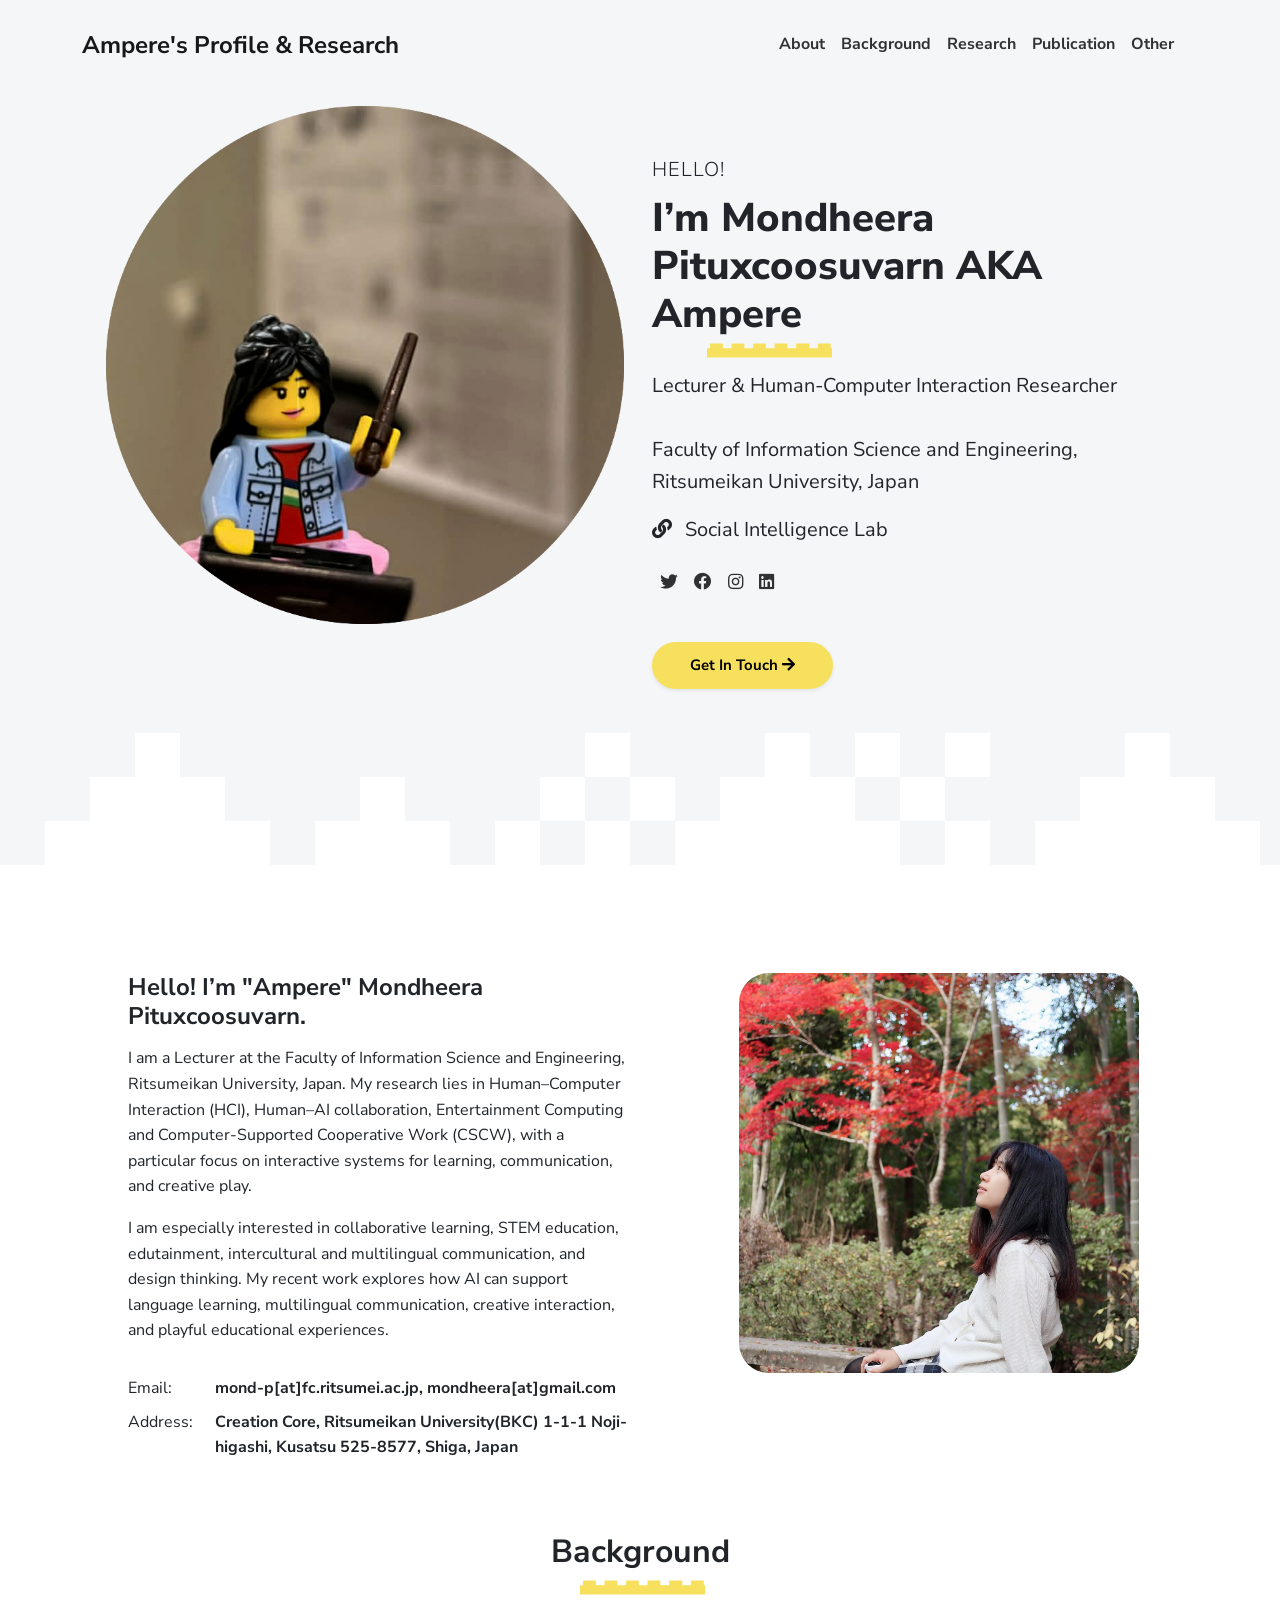
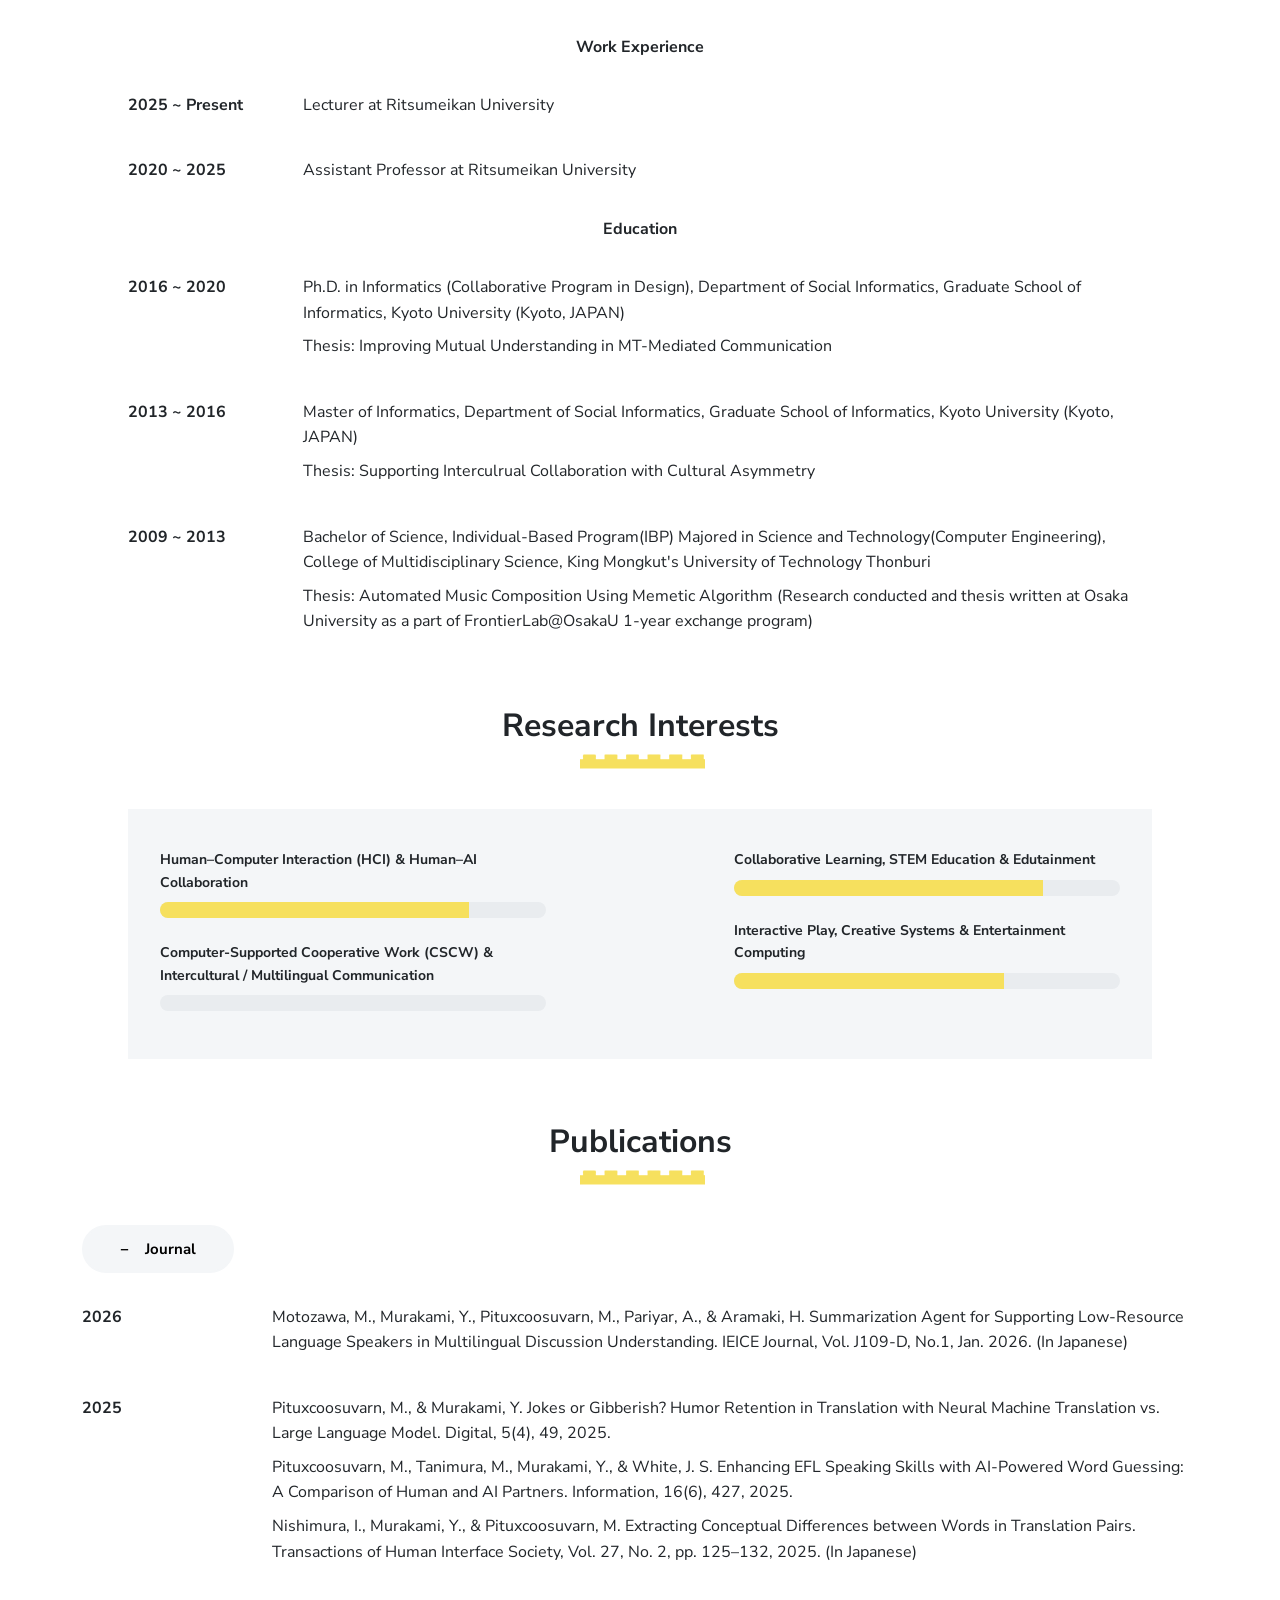
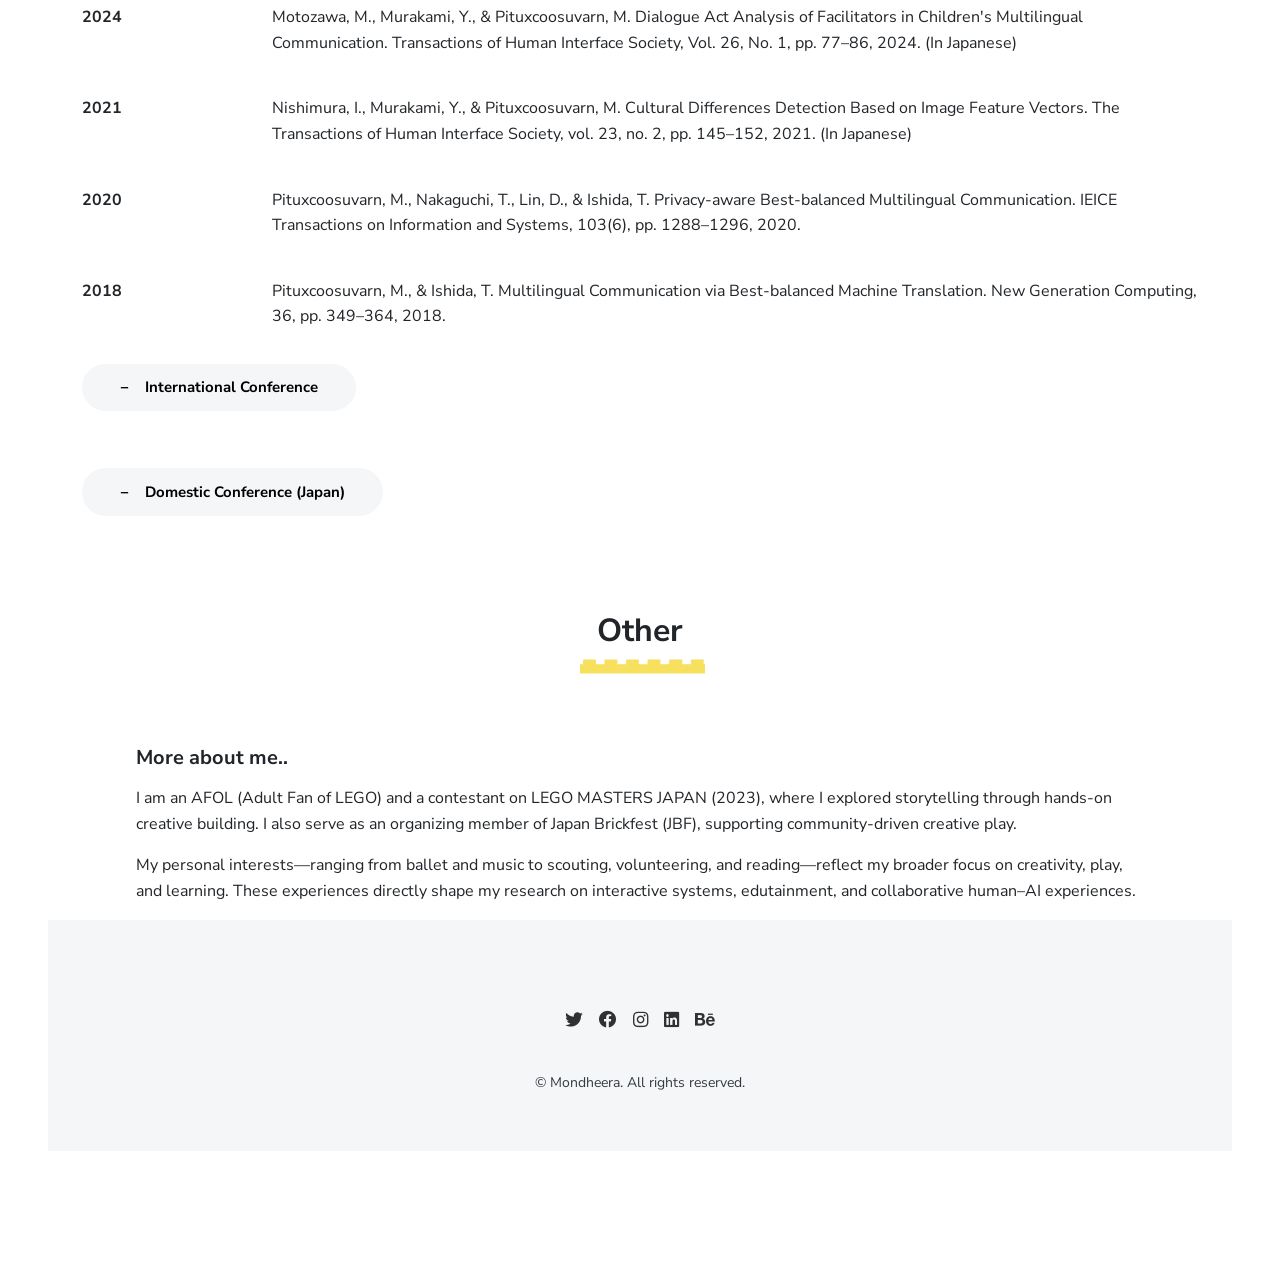
<file: index-v2.html>
<!DOCTYPE html>
<!-- upto 2 directory depth-->
<html lang="en-US">
  <head>
    <meta charset="UTF-8">
    <meta http-equiv="X-UA-Compatible" content="IE=edge">
    <meta name="viewport" content="width=device-width, initial-scale=1">
    <title>Mondheera Pituxcoosuvarn AKA Ampere</title>
    <link rel="preconnect" href="https://fonts.gstatic.com" crossorigin="crossorigin"/>
    <link rel="preload" as="style" href="https://fonts.googleapis.com/css2?family=Nunito+Sans:wght@300;400;700;800&amp;display=swap"/>
    <link rel="stylesheet" href="https://fonts.googleapis.com/css2?family=Nunito+Sans:wght@300;400;700;800&amp;display=swap" media="print" onload="this.media='all'"/>
    <noscript>
      <link rel="stylesheet" href="https://fonts.googleapis.com/css2?family=Nunito+Sans:wght@300;400;700;800&amp;display=swap"/>
    </noscript>
    <link href="./css/font-awesome/css/all.min.css?ver=1.2.0" rel="stylesheet">
    <link href="./css/bootstrap-icons/bootstrap-icons.css?ver=1.2.0" rel="stylesheet">
    <link href="./css/bootstrap.min.css?ver=1.2.0" rel="stylesheet">
    <link href="./css/aos.css?ver=1.2.0" rel="stylesheet">
    <link href="./css/main.css?ver=1.2.0" rel="stylesheet">
    <noscript>
      <style type="text/css">
        [data-aos] {
            opacity: 1 !important;
            transform: translate(0) scale(1) !important;
        }
      </style>
    </noscript>
  </head>

  <script>
document.querySelectorAll('[data-bs-toggle="collapse"]').forEach(button => {
  const target = document.querySelector(button.getAttribute('data-bs-target'));
  const icon = button.querySelector('.toggle-icon');

  target.addEventListener('show.bs.collapse', () => {
    icon.textContent = '−';
  });

  target.addEventListener('hide.bs.collapse', () => {
    icon.textContent = '+';
  });
});
</script>

  <body id="top">
    <header class="bg-light">
      <nav class="navbar navbar-expand-lg navbar-light bg-light" id="header-nav" role="navigation">
        <div class="container"><a class="link-dark navbar-brand site-title mb-0" href="#">Ampere's Profile & Research</a>
          <button class="navbar-toggler" type="button" data-bs-toggle="collapse" data-bs-target="#navbarSupportedContent" aria-controls="navbarSupportedContent" aria-expanded="false" aria-label="Toggle navigation"><span class="navbar-toggler-icon"></span></button>
          <div class="collapse navbar-collapse" id="navbarSupportedContent">
            <ul class="navbar-nav ms-auto me-2">
              <li class="nav-item"><a class="nav-link" href="#about">About</a></li>
              <li class="nav-item"><a class="nav-link" href="#background">Background</a></li>
              <li class="nav-item"><a class="nav-link" href="#research">Research</a></li>
              <li class="nav-item"><a class="nav-link" href="#pub">Publication</a></li>
              <li class="nav-item"><a class="nav-link" href="#other">Other</a></li>
            </ul>
          </div>
        </div>
      </nav>
    </header>
    <div class="page-content">
      <div id="content">
<header>
  <div class="cover bg-light">
    <div class="container px-3">
      <div class="row">
        <div class="col-lg-6 p-2"><img class="img-fluid" src="images/illustrations/sigfig.png" alt="hello"/></div>
        <div class="col-lg-6">
          <div class="mt-5">
            <p class="lead text-uppercase mb-1">Hello!</p>
            <h1 class="intro-title marker" data-aos="fade-left" data-aos-delay="50">I’m Mondheera Pituxcoosuvarn AKA Ampere</h1>

            
            <p class="lead fw-normal mt-3" data-aos="fade-up" data-aos-delay="100">Lecturer & Human-Computer Interaction Researcher</p>
<p class="lead fw-normal mt-3" data-aos="fade-up" data-aos-delay="100">
  Faculty of Information Science and Engineering, Ritsumeikan University, Japan
</p>
<p class="lead fw-normal mt-2" data-aos="fade-up" data-aos-delay="120">
  <a href="http://si-lab.org" target="_blank" class="text-decoration-none">
    <i class="fas fa-link me-1"></i> Social Intelligence Lab
  </a>
</p>
            

            
            <div class="social-nav" data-aos="fade-up" data-aos-delay="200">
              <nav role="navigation">
                <ul class="nav justify-content-left">
                  <li class="nav-item"><a class="nav-link" href="https://twitter.com/QiuAmpere" title="Twitter"><i class="fab fa-twitter"></i><span class="menu-title sr-only">Twitter</span></a></li>
                  <li class="nav-item"><a class="nav-link" href="https://www.facebook.com/qiushengxin" title="Facebook"><i class="fab fa-facebook"></i><span class="menu-title sr-only">Facebook</span></a></li>
                  <li class="nav-item"><a class="nav-link" href="https://www.instagram.com/lovely_bricks/" title="Instagram"><i class="fab fa-instagram"></i><span class="menu-title sr-only">Instagram</span></a></li>
                  <li class="nav-item"><a class="nav-link" href="https://www.linkedin.com/in/mondheera-pituxcoosuvarn-775b5681/" title="LinkedIn"><i class="fab fa-linkedin"></i><span class="menu-title sr-only">LinkedIn</span></a></li>
                </ul>
              </nav>
            </div>
            <div class="mt-3" data-aos="fade-up" data-aos-delay="200"><a class="btn btn-primary shadow-sm mt-1 hover-effect" href="#other">Get In Touch <i class="fas fa-arrow-right"></i></a></div>
          </div>
        </div>
      </div>
    </div>
  </div>
  <div class="wave-bg"></div>
</header>
<div class="section pt-4 px-3 px-lg-4" id="about">
  <div class="container-narrow">
    <div class="row">
      <div class="col-md-6">
        <h2 class="h4 my-2">Hello! I’m "Ampere" Mondheera Pituxcoosuvarn.</h2>
                <p>
          I am a Lecturer at the Faculty of Information Science and Engineering, Ritsumeikan University, Japan.
          My research lies in Human–Computer Interaction (HCI), Human–AI collaboration, Entertainment Computing and Computer-Supported Cooperative Work (CSCW),
          with a particular focus on interactive systems for learning, communication, and creative play.
        </p>
        <p>
          I am especially interested in collaborative learning, STEM education, edutainment, intercultural and multilingual communication,
          and design thinking. My recent work explores how AI can support language learning, multilingual communication,
          creative interaction, and playful educational experiences.
        </p>
         <div class="row mt-3">
          <div class="col-sm-2">
  <div class="pb-1">Email:</div>
</div>
<div class="col-sm-10">
  <div class="pb-1 fw-bolder">mond-p[at]fc.ritsumei.ac.jp, mondheera[at]gmail.com</div>
</div>
<div class="col-sm-2">
  <div class="pb-1">Address:</div>
</div>
<div class="col-sm-10">
  <div class="pb-1 fw-bolder">Creation Core, Ritsumeikan University(BKC) 1-1-1 Noji-higashi, Kusatsu 525-8577, Shiga, Japan</div>
</div>
</div>
      </div>
      <div class="col-md-5 offset-md-1" data-aos="fade-left" data-aos-delay="100"><img class="avatar img-fluid mt-2" src="images/me3.jpg" width="400" height="400" alt="Ampere"/></div>
    </div>
  </div>
</div>
<div class="section px-3 px-lg-4 pt-5" id="background">
  <div class="container-narrow">
    <div class="text-center mb-5">
      <h2 class="marker marker-center">Background</h2>
    </div>

<div class="text-center"> 
  <p class="mx-auto mb-3 fw-bolder" style="max-width:600px"> Work Experience</p>
</div>

<div class="row mt-3">
  <div class="col-sm-2">
    <div class="pb-1 fw-bolder">2025 ~ Present</div>
  </div>
  <div class="col-sm-10">
    <div class="pb-1">Lecturer at Ritsumeikan University</div>
  </div>
</div>

<div class="row mt-3">
  <div class="col-sm-2">
    <div class="pb-1 fw-bolder">2020 ~ 2025</div>
  </div>
  <div class="col-sm-10">
    <div class="pb-1">Assistant Professor at Ritsumeikan University</div>
  </div>
</div>

<div><br/></div>
    
    <div class="text-center"> 
      <p class="mx-auto mb-3 fw-bolder" style="max-width:600px"> Education</p>
    </div>
    
    <div class="row mt-3">
      <div class="col-sm-2">
        <div class="pb-1  fw-bolder">2016 ~ 2020</div>
        </div>
        <div class="col-sm-10">
        <div class="pb-1">
            Ph.D. in Informatics (Collaborative Program in Design), Department of Social Informatics, Graduate School of Informatics, Kyoto University (Kyoto, JAPAN)</div>
        <div class="pb-1">
            Thesis: Improving Mutual Understanding in MT-Mediated Communication</div>
      </div>
    </div>
    

    <div class="row mt-3">
      <div class="col-sm-2">
        <div class="pb-1  fw-bolder">2013 ~ 2016</div>
        </div>
        <div class="col-sm-10">
        <div class="pb-1">
          Master of Informatics, Department of Social Informatics, Graduate School of Informatics, Kyoto University (Kyoto, JAPAN)   </div>  
        <div class="pb-1">
          Thesis: Supporting Interculrual Collaboration with Cultural Asymmetry</div>
        </div>
      </div>

    <div class="row mt-3">
      <div class="col-sm-2">
        <div class="pb-1  fw-bolder">2009 ~ 2013</div>
        </div>
        <div class="col-sm-10">
        <div class="pb-1">
          Bachelor of Science, Individual-Based Program(IBP) Majored in Science and Technology(Computer Engineering), College of Multidisciplinary Science, King Mongkut's University of Technology Thonburi</div>
        <div class="pb-1">
          Thesis: Automated Music Composition Using Memetic Algorithm (Research conducted and thesis written at Osaka University as a part of FrontierLab@OsakaU 1-year exchange program)</div>
      </div>
    </div>
   
  </div>
</div>

<div class="section px-3 px-lg-4 pt-5" id="research">
  <div class="container-narrow">
    <div class="text-center mb-5">
      <h2 class="marker marker-center">Research Interests</h2>
    </div>
    <div class="bg-light p-3">
      <div class="row">
        <div class="col-md-5">
          <div class="py-1">
            <div class="d-flex text-small fw-bolder">
              <span class="me-auto">Human–Computer Interaction (HCI) & Human–AI Collaboration</span>
            </div>
            <div class="progress my-1">
              <div class="progress-bar bg-primary" role="progressbar" data-aos="zoom-in-right" data-aos-delay="100" data-aos-anchor=".skills-section" style="width: 80%" aria-valuenow="90" aria-valuemin="0" aria-valuemax="100"></div>
            </div>
          </div>

          <div class="py-1">
            <div class="d-flex text-small fw-bolder">
              <span class="me-auto">Computer-Supported Cooperative Work (CSCW) & Intercultural / Multilingual Communication</span>
            </div>
            <div class="progress my-1">
              <div class="progress-bar bg-primary" role="progressbar" data-aos="zoom-in-right" data-aos-delay="400" data-aos-anchor=".skills-section" style="width: 6 0%" aria-valuenow="85" aria-valuemin="0" aria-valuemax="100"></div>
            </div>
          </div>
        </div>

        <div class="col-md-5 offset-md-2">
          <div class="py-1">
            <div class="d-flex text-small fw-bolder">
              <span class="me-auto">Collaborative Learning, STEM Education & Edutainment</span>
            </div>
            <div class="progress my-1">
              <div class="progress-bar bg-primary" role="progressbar" data-aos="zoom-in-right" data-aos-delay="600" data-aos-anchor=".skills-section" style="width: 80%" aria-valuenow="80" aria-valuemin="0" aria-valuemax="100"></div>
            </div>
          </div>

          <div class="py-1">
            <div class="d-flex text-small fw-bolder">
              <span class="me-auto">Interactive Play, Creative Systems & Entertainment Computing</span>
            </div>
            <div class="progress my-1">
              <div class="progress-bar bg-primary" role="progressbar" data-aos="zoom-in-right" data-aos-delay="600" data-aos-anchor=".skills-section" style="width: 70%" aria-valuenow="75" aria-valuemin="0" aria-valuemax="100"></div>
            </div>
          </div>         
        </div>
      </div>
    </div>
  </div>
</div>

<div class="section px-2 px-lg-4 pt-5" id="pub">
  <div class="container">
    <div class="text-center mb-5">
      <h2 class="marker marker-center">Publications</h2>
    </div>



    <!-- Journal -->

    <div class="mb-3">
  <button class="btn btn-light fw-bolder d-flex align-items-center" 
          type="button" data-bs-toggle="collapse" data-bs-target="#journalPub"
          aria-expanded="true" aria-controls="journalPub">
    <span class="me-2 toggle-icon">−</span>
    Journal
  </button>
</div>


    <div class="collapse show" id="journalPub">
      <div class="row mt-3">
        <div class="col-sm-2">
          <div class="pb-1 fw-bolder">2026</div>
        </div>
        <div class="col-sm-10">
          <div class="pb-1">
            Motozawa, M., Murakami, Y., Pituxcoosuvarn, M., Pariyar, A., &amp; Aramaki, H. Summarization Agent for Supporting Low-Resource Language Speakers in Multilingual Discussion Understanding. IEICE Journal, Vol. J109-D, No.1, Jan. 2026. (In Japanese)
          </div>
        </div>
      </div>

      <div class="row mt-3">
        <div class="col-sm-2">
          <div class="pb-1 fw-bolder">2025</div>
        </div>
        <div class="col-sm-10">
          <div class="pb-1">
            Pituxcoosuvarn, M., &amp; Murakami, Y. Jokes or Gibberish? Humor Retention in Translation with Neural Machine Translation vs. Large Language Model. Digital, 5(4), 49, 2025.
          </div>
          <div class="pb-1">
            Pituxcoosuvarn, M., Tanimura, M., Murakami, Y., &amp; White, J. S. Enhancing EFL Speaking Skills with AI-Powered Word Guessing: A Comparison of Human and AI Partners. Information, 16(6), 427, 2025.
          </div>
          <div class="pb-1">
            Nishimura, I., Murakami, Y., &amp; Pituxcoosuvarn, M. Extracting Conceptual Differences between Words in Translation Pairs. Transactions of Human Interface Society, Vol. 27, No. 2, pp. 125–132, 2025. (In Japanese)
          </div>
        </div>
      </div>

      <div class="row mt-3">
        <div class="col-sm-2">
          <div class="pb-1 fw-bolder">2024</div>
        </div>
        <div class="col-sm-10">
          <div class="pb-1">
            Motozawa, M., Murakami, Y., &amp; Pituxcoosuvarn, M. Dialogue Act Analysis of Facilitators in Children's Multilingual Communication. Transactions of Human Interface Society, Vol. 26, No. 1, pp. 77–86, 2024. (In Japanese)
          </div>
        </div>
      </div>

      <div class="row mt-3">
        <div class="col-sm-2">
          <div class="pb-1 fw-bolder">2021</div>
        </div>
        <div class="col-sm-10">
          <div class="pb-1">
            Nishimura, I., Murakami, Y., &amp; Pituxcoosuvarn, M. Cultural Differences Detection Based on Image Feature Vectors. The Transactions of Human Interface Society, vol. 23, no. 2, pp. 145–152, 2021. (In Japanese)
          </div>
        </div>
      </div>

      <div class="row mt-3">
        <div class="col-sm-2">
          <div class="pb-1 fw-bolder">2020</div>
        </div>
        <div class="col-sm-10">
          <div class="pb-1">
            Pituxcoosuvarn, M., Nakaguchi, T., Lin, D., &amp; Ishida, T. Privacy-aware Best-balanced Multilingual Communication. IEICE Transactions on Information and Systems, 103(6), pp. 1288–1296, 2020.
          </div>
        </div>
      </div>

      <div class="row mt-3">
        <div class="col-sm-2">
          <div class="pb-1 fw-bolder">2018</div>
        </div>
        <div class="col-sm-10">
          <div class="pb-1">
            Pituxcoosuvarn, M., &amp; Ishida, T. Multilingual Communication via Best-balanced Machine Translation. New Generation Computing, 36, pp. 349–364, 2018.
          </div>
        </div>
      </div>
    </div>

    <div><br/></div>

    <!-- International Conference -->

        <div class="mb-3">
  <button class="btn btn-light fw-bolder d-flex align-items-center" 
          type="button" data-bs-toggle="collapse" data-bs-target="#intlPub"
          aria-expanded="true" aria-controls="intlPub">
    <span class="me-2 toggle-icon">−</span>
    International Conference
  </button>
</div>


    <div class="collapse" id="intlPub">
      <div class="row mt-3">
        <div class="col-sm-2">
          <div class="pb-1 fw-bolder">2025</div>
        </div>
        <div class="col-sm-10">
          <div class="pb-1">
            Pituxcoosuvarn, M., Vijitkunsawat, W., &amp; Murakami, Y. A Design Proposal for an LLM-Based Flashcard Generator in Beginner Heritage Language Learning. Proc. of ICSEC 2025, 2025.
          </div>
          <div class="pb-1">
            Vijitkunsawat, W., Chantngarm, P., Anunvrapong, P., &amp; Pituxcoosuvarn, M. An Efficient Thai Sign Language Recognition System Using CNN-Based Transfer Learning Models. Proc. of iEECON 2025, pp. 1–6, 2025.
          </div>
          <div class="pb-1">
            Nishimura, I., Murakami, Y., &amp; Pituxcoosuvarn, M. Extracting Conceptual Differences between Translation Pairs using Multilingual WordNet. Proc. of Global WordNet Conference, pp. 254–261, 2025.
          </div>
        </div>
      </div>

      <div class="row mt-3">
        <div class="col-sm-2">
          <div class="pb-1 fw-bolder">2024</div>
        </div>
        <div class="col-sm-10">
          <div class="pb-1">
            Pituxcoosuvarn, M., Vijitkunsawat, W., &amp; Murakami, Y. Addressing Sociolinguistic Challenges in Machine Translation: An LLM-Based Approach for Politeness and Formality. Proc. of InCIT 2024, pp. 757–762, 2024.
          </div>
          <div class="pb-1">
            Motozawa, M., Murakami, Y., Pituxcoosuvarn, M., Pariyar, A., &amp; Aramaki, H. Building a Facilitator Agent to Promote Understanding in Multilingual Communication. Proc. of InCIT 2024, pp. 804–809, 2024.
          </div>
          <div class="pb-1">
            Pituxcoosuvarn, M., &amp; Murakami, Y. Boosting Non-Native Speaker Engagement: Simplifying Text with Large Language Models. In: Collaboration Technologies and Social Computing (CollabTech 2024), LNCS, Springer, pp. 274–281, 2024.
          </div>
          <div class="pb-1">
            Motozawa, M., Murakami, Y., &amp; Pituxcoosuvarn, M. Dialogue Act Analysis of Facilitator-Children Multilingual Communication. In: CollabTech 2024, LNCS, Springer, 2024.
          </div>
          <div class="pb-1">
            Pituxcoosuvarn, M., &amp; Murakami, Y. Transforming Children's Python Turtle Graphics Learning with LLM Technology: A Design Proposal. Proc. of iSTEM-Ed 2024, pp. 1–6, 2024.
          </div>
          <div class="pb-1">
            Pituxcoosuvarn, M., Murakami, Y., &amp; Yamada, S. A Communication Support System for Japanese Language Learners Using Code-Mixing. In: HCI International (HCII 2024), LNCS, Springer, pp. 200–210, 2024.
          </div>
          <div class="pb-1">
            Yamamoto, R., Zhang, Y., Murakami, Y., &amp; Pituxcoosuvarn, M. Task Assignment in Crowdsourcing Using Deep Knowledge Tracing. Proc. of IEEE/WIC WI-IAT 2024, pp. 326–332, 2024.
          </div>
          <div class="pb-1">
            Pituxcoosuvarn, M., Radhapuram, S. C. T., &amp; Murakami, Y. Taboo Talks: Enhancing ESL Speaking Skills through Language Model Integration in Interactive Games. Procedia Computer Science, Vol. 246, pp. 3674–3683, 2024.
          </div>
        </div>
      </div>

      <div class="row mt-3">
        <div class="col-sm-2">
          <div class="pb-1 fw-bolder">2023</div>
        </div>
        <div class="col-sm-10">
          <div class="pb-1">
            Pituxcoosuvarn, M., Murakami, Y., &amp; Yamada, S. Code-Mixing Strategies for Computer Mediated Communication with Non-Native Speakers. Proc. of the 13th International Conference on Advances in Information Technology, pp. 1–6, 2023.
          </div>
          <div class="pb-1">
            Pituxcoosuvarn, M., Murakami, Y., &amp; Miwa, K. Detection for Cultural Difference in Impression Using Masked Language Model. Proc. of the HCI International 2023 (HCII 2023), pp. 569–579, 2023.
          </div>
        </div>
      </div>

      <div class="row mt-3">
        <div class="col-sm-2">
          <div class="pb-1 fw-bolder">2022</div>
        </div>
        <div class="col-sm-10">
          <div class="pb-1">
            Pituxcoosuvarn, M., Motozawa, M., Murakami, Y., &amp; Yokote, S. Facilitator Agent to Support Low-Resource Language Speakers in MT-Mediated Communication. Proc. of the 28th International Conference on Collaboration Technologies and Social Computing (CollabTech 2022), pp. 231–244, 2022.
          </div>
          <div class="pb-1">
            Sato, A., Murakami, Y., &amp; Pituxcoosuvarn, M. Effects of Virtual Space in Soccer Tactical Instruction. Proc. of the HCI International 2022 (HCII 2022), 2022.
          </div>
          <div class="pb-1">
            Chida, H., Murakami, Y., &amp; Pituxcoosuvarn, M. Quality Control for Crowdsourced Bilingual Dictionary in Low-Resource Languages. Proc. of the 13th Edition of Language Resources and Evaluation Conference (LREC 2022), pp. 6590–6596, 2022.
          </div>
          <div class="pb-1">
            Motozawa, M., Murakami, Y., &amp; Pituxcoosuvarn, M. Annotation References for Facilitation Analysis in Multilingual Communication. Proc. of the HCI International 2022 (HCII 2022), pp. 157–172, 2022.
          </div>
          <div class="pb-1">
            Pituxcoosuvarn, M., &amp; Murakami, Y. Confidence Value for Cultural-Based Misunderstanding Warning in Multilingual Chat. Proc. of the HCI International 2022 (HCII 2022), pp. 173–187, 2022.
          </div>
          <div class="pb-1">
            Nishimura, I., Murakami, Y., &amp; Pituxcoosuvarn, M. Evaluation Dataset for Cultural Difference Detection Task. Proc. of the HCI International 2022 (HCII 2022), pp. 357–369, 2022.
          </div>
          <div class="pb-1">
            Pituxcoosuvarn, M., &amp; Murakami, Y. Rugby Goal Kick Prediction Using OpenPose Coordinates and LSTM. In 2022 26th International Computer Science and Engineering Conference (ICSEC), pp. 161–166. IEEE, 2022.
          </div>
        </div>
      </div>

      <div class="row mt-3">
        <div class="col-sm-2">
          <div class="pb-1 fw-bolder">2021</div>
        </div>
        <div class="col-sm-10">
          <div class="pb-1">
            Pituxcoosuvarn, M., &amp; Murakami, Y. A Feasible Design of Ballet Learning Support System with Automated Feedback. Proc. of the HCI International 2021 (HCII 2021), pp. 458–466, 2021.
          </div>
          <div class="pb-1">
            Pituxcoosuvarn, M., &amp; Murakami, Y. Improving Cultural Difference Detection System Using Confidence Value. Proc. of the 27th International Conference on Collaboration Technologies and Social Computing (CollabTech 2021), 2021. (Poster Presentation)
          </div>
          <div class="pb-1">
            Pituxcoosuvarn, M., Abou-Kalil, V., Ogata, H., &amp; Murakami, Y. Effects of Virtual Reality on Students’ Creative Thinking during a Brainstorming Session. Proc. of the 29th International Conference on Computers in Education (ICCE 2021), pp. 381–386, 2021. (Short Paper)
          </div>
          <div class="pb-1">
            Motozawa, M., Murakami, Y., Pituxcoosuvarn, M., Takasaki, T., &amp; Mori, Y. Conversation Analysis for Facilitation in Children's Intercultural Collaboration. Proc. of the 20th ACM Interaction Design and Children (IDC 2021), pp. 62–68, 2021.
          </div>
        </div>
      </div>

      <div class="row mt-3">
        <div class="col-sm-2">
          <div class="pb-1 fw-bolder">2020</div>
        </div>
        <div class="col-sm-10">
          <div class="pb-1">
            Nishimura, I., Murakami, Y., &amp; Pituxcoosuvarn, M. Image-Based Detection Criteria for Cultural Differences in Translation. Proc. of the 26th International Conference on Collaboration Technologies and Social Computing (CollabTech 2020), pp. 81–95, 2020.
          </div>
          <div class="pb-1">
            Pituxcoosuvarn, M., Murakami, Y., Lin, D., &amp; Ishida, T. Effect of Cultural Misunderstanding Warning in MT-Mediated Communication. Proc. of the 26th International Conference on Collaboration Technologies and Social Computing (CollabTech 2020), pp. 112–127, 2020.
          </div>
        </div>
      </div>

      <div class="row mt-3">
        <div class="col-sm-2">
          <div class="pb-1 fw-bolder">2019</div>
        </div>
        <div class="col-sm-10">
          <div class="pb-1">
            Pituxcoosuvarn, M., Lin, D., &amp; Ishida, T. A Method for Automated Detection of Cultural Difference Based on Image Similarity. In Collaboration Technologies and Social Computing: 25th International Conference, CRIWG+ CollabTech 2019, Kyoto, Japan, September 4–6, 2019, Proceedings 25, pp. 129–143. Springer International Publishing, 2019.
          </div>
        </div>
      </div>

      <div class="row mt-3">
        <div class="col-sm-2">
          <div class="pb-1 fw-bolder">2018</div>
        </div>
        <div class="col-sm-10">
          <div class="pb-1">
            Pituxcoosuvarn, M., Ishida, T., Yamashita, N., Takasaki, T., &amp; Mori, Y. Machine Translation Usage in a Children's Workshop. In Collaboration Technologies and Social Computing: 10th International Conference, CollabTech 2018, Costa de Caparica, Portugal, September 5–7, 2018, Proceedings 10, pp. 59–73. Springer International Publishing, 2018.
          </div>
          <div class="pb-1">
            Pituxcoosuvarn, M., Ishida, T., Yamashita, N., Takasaki, T., &amp; Mori, Y. Supporting a Children's Workshop with Machine Translation. In Proceedings of the 23rd International Conference on Intelligent User Interfaces Companion, pp. 1–2, 2018.
          </div>
        </div>
      </div>
    </div>

    <div><br/></div>

    <!-- Domestic Conference -->

    <div class="mb-3">
  <button class="btn btn-light fw-bolder d-flex align-items-center" 
          type="button" data-bs-toggle="collapse" data-bs-target="#domesticPub"
          aria-expanded="true" aria-controls="domesticPub">
    <span class="me-2 toggle-icon">−</span>
    Domestic Conference (Japan)
  </button>
</div>

    
    <div class="collapse" id="domesticPub">
      <div class="row mt-3">
        <div class="col-sm-2">
          <div class="pb-1 fw-bolder">2025</div>
        </div>
        <div class="col-sm-10">
          <div class="pb-1">
            Mori, K., Murakami, Y., &amp; Pituxcoosuvarn, M. Detection of Cultural Differences in Emoji Usage between Japanese and English. IEICE Technical Report (HCS), vol.124, no.360, pp.34–39, 2025. (In Japanese)
          </div>
          <div class="pb-1">
            Motozawa, M., Murakami, Y., Pituxcoosuvarn, M., Pariyar, A., &amp; Aramaki, H. Effect Analysis of Multilingual Discussion Support Using Summarization. IEICE Technical Report (HCS), vol.124, no.360, pp.28–33, 2025. (In Japanese)
          </div>
          <div class="pb-1">
            Mori, K., Murakami, Y., &amp; Pituxcoosuvarn, M. Analysis of Cultural Differences in Emoji Usage between Japanese and English Based on Embeddings. Proc. of the 87th IPSJ National Convention, 2025. (In Japanese)
          </div>
          <div class="pb-1">
            Iwano, T., Murakami, Y., &amp; Pituxcoosuvarn, M. Effects of Language Conversion on Speaker Behavior in the Metaverse. Proc. of the 87th IPSJ National Convention, 2025. (In Japanese)
          </div>
          <div class="pb-1">
            Kaoku, S., Murakami, Y., &amp; Pituxcoosuvarn, M. Prompt Notation for Translation Agents. Proc. of the 87th IPSJ National Convention, 2025. (In Japanese)
          </div>
          <div class="pb-1">
            Mori, Y., Murakami, Y., &amp; Pituxcoosuvarn, M. Effects of Voice Changer on Speaker Behavior. Proc. of the 87th IPSJ National Convention, 2025. (In Japanese)
          </div>
          <div class="pb-1">
            Nishimura, I., Murakami, Y., &amp; Pituxcoosuvarn, M. Conceptual Difference Detection for Multilingual Communication Support. IEICE Technical Report, vol.124, no.360, pp.22–27, 2025. (In Japanese)
          </div>
          <div class="pb-1">
            Pituxcoosuvarn, M., &amp; Murakami, Y. Thinking by Hand: Storybook Creation from Brick Building with AI Support. Proc. of the Entertainment Computing Symposium (EC 2025), Interactive Demo, 2025.
          </div>
        </div>
      </div>

      <div class="row mt-3">
        <div class="col-sm-2">
          <div class="pb-1 fw-bolder">2024</div>
        </div>
        <div class="col-sm-10">
          <div class="pb-1">
            Pituxcoosuvarn, M., &amp; Murakami, Y. BricksTory: Leveraging LLMs for a New Brick Building Experience. Proc. of the Entertainment Computing Symposium (EC 2024), Interactive Demo, 2024. (In Japanese)
          </div>
        </div>
      </div>

      <div class="row mt-3">
        <div class="col-sm-2">
          <div class="pb-1 fw-bolder">2023</div>
        </div>
        <div class="col-sm-10">
          <div class="pb-1">
            Sato, A., Murakami, Y., &amp; Pituxcoosuvarn, M. Effect Analysis of Synchronous Soccer Tactical Instruction Using Virtual Space. Proc. of the IPSJ National Convention, 2023. (In Japanese)
          </div>
          <div class="pb-1">
            Nishimura, I., Murakami, Y., &amp; Pituxcoosuvarn, M. Detection of Cultural Differences in Word Impressions Using Outlier Detection. Proc. of the IPSJ National Convention, 2023. (In Japanese)
          </div>
          <div class="pb-1">
            Sato, A., Murakami, Y., &amp; Pituxcoosuvarn, M. Effect Analysis of Parallel Instruction Using Virtual Space for Soccer Tactical Training. IEICE Technical Report, 2023. (In Japanese)
          </div>
        </div>
      </div>

      <div class="row mt-3">
        <div class="col-sm-2">
          <div class="pb-1 fw-bolder">2022</div>
        </div>
        <div class="col-sm-10">
          <div class="pb-1">
            Motozawa, M., Murakami, Y., &amp; Pituxcoosuvarn, M. Dialogue Act Analysis of Facilitators in Children's Intercultural Collaboration. IEICE Technical Report, 2022. (In Japanese)
          </div>
          <div class="pb-1">
            Sato, A., Murakami, Y., &amp; Pituxcoosuvarn, M. Effect of First-Person Perspective Soccer Tactical Instruction in Virtual Space. HCG Symposium 2022. (In Japanese)
          </div>
        </div>
      </div>

      <div class="row mt-3">
        <div class="col-sm-2">
          <div class="pb-1 fw-bolder">2020</div>
        </div>
        <div class="col-sm-10">
          <div class="pb-1">
            Motozawa, M., Murakami, Y., &amp; Pituxcoosuvarn, M. Facilitation Analysis in Children's Intercultural Collaboration. IEICE Technical Report, 2020. (In Japanese)
          </div>
        </div>
      </div>

      <div class="row mt-3">
        <div class="col-sm-2">
          <div class="pb-1 fw-bolder">2013</div>
        </div>
        <div class="col-sm-10">
          <div class="pb-1">
            Pituxcoosuvarn, M., Legaspi, R., Cabredo, R., Fukui, K., Moriyama, K., Otani, N., Kurihara, S., &amp; Numao, M. A Comparison between Genetic and Memetic Algorithm for Automated Music Composition System. Proc. of the 27th Annual Conference of the Japanese Society for Artificial Intelligence (JSAI), 2013.
          </div>
        </div>
      </div>
    </div>
  </div>
</div>

<div class="section px-2 px-lg-4 pb-4 pt-5 mb-5" id="other">
  <div class="container-narrow">
    <div class="text-center mb-5">
      <h2 class="marker marker-center">Other</h2>
    </div>
    <div class="row">
        
      <div class="col-12" data-aos="fade-left" data-aos-delay="300">
        <div class="mt-3 px-1">
          <div class="h5">More about me..</div>
         <p>I am an AFOL (Adult Fan of LEGO) and a contestant on LEGO MASTERS JAPAN (2023), where I explored storytelling through hands-on creative building. I also serve as an organizing member of Japan Brickfest (JBF), supporting community-driven creative play.</p>

          <p>My personal interests—ranging from ballet and music to scouting, volunteering, and reading—reflect my broader focus on creativity, play, and learning. These experiences directly shape my research on interactive systems, edutainment, and collaborative human–AI experiences.</p>
        </div>
      </div>
  
  </div>
</div>
<footer class="pt-4 pb-4 text-center bg-light">
  <div class="container">
    <div class="my-3">
      <div class="social-nav">
        <nav role="navigation">
          <ul class="nav justify-content-center">
            <li class="nav-item"><a class="nav-link" href="https://twitter.com/QiuAmpere" title="Twitter"><i class="fab fa-twitter"></i><span class="menu-title sr-only">Twitter</span></a></li>
            <li class="nav-item"><a class="nav-link" href="https://www.facebook.com/qiushengxin" title="Facebook"><i class="fab fa-facebook"></i><span class="menu-title sr-only">Facebook</span></a></li>
            <li class="nav-item"><a class="nav-link" href="https://www.instagram.com/lovely_bricks/" title="Instagram"><i class="fab fa-instagram"></i><span class="menu-title sr-only">Instagram</span></a></li>
            <li class="nav-item"><a class="nav-link" href="https://www.linkedin.com/" title="LinkedIn"><i class="fab fa-linkedin"></i><span class="menu-title sr-only">LinkedIn</span></a></li>
            <li class="nav-item"><a class="nav-link" href="https://www.linkedin.com/in/mondheera-pituxcoosuvarn-775b5681/" title="Behance"><i class="fab fa-behance"></i><span class="menu-title sr-only">Behance</span></a></li>
          
          </ul>
        </nav>
      </div>
    </div>
    <div class="text-small text-secondary">
      <div class="mb-1">&copy; Mondheera. All rights reserved.</div>
      <div>
       </div>
  </div>
</footer></div>
    </div>
    <div id="scrolltop"><a class="btn btn-secondary" href="#top"><span class="icon"><i class="fas fa-angle-up fa-x"></i></span></a></div>
    <script src="./scripts/imagesloaded.pkgd.min.js?ver=1.2.0"></script>
    <script src="./scripts/masonry.pkgd.min.js?ver=1.2.0"></script>
    <script src="./scripts/BigPicture.min.js?ver=1.2.0"></script>
    <script src="./scripts/purecounter.min.js?ver=1.2.0"></script>
    <script src="./scripts/bootstrap.bundle.min.js?ver=1.2.0"></script>
    <script src="./scripts/aos.min.js?ver=1.2.0"></script>
    <script src="./scripts/main.js?ver=1.2.0"></script>
  </body>
</html>
</file>
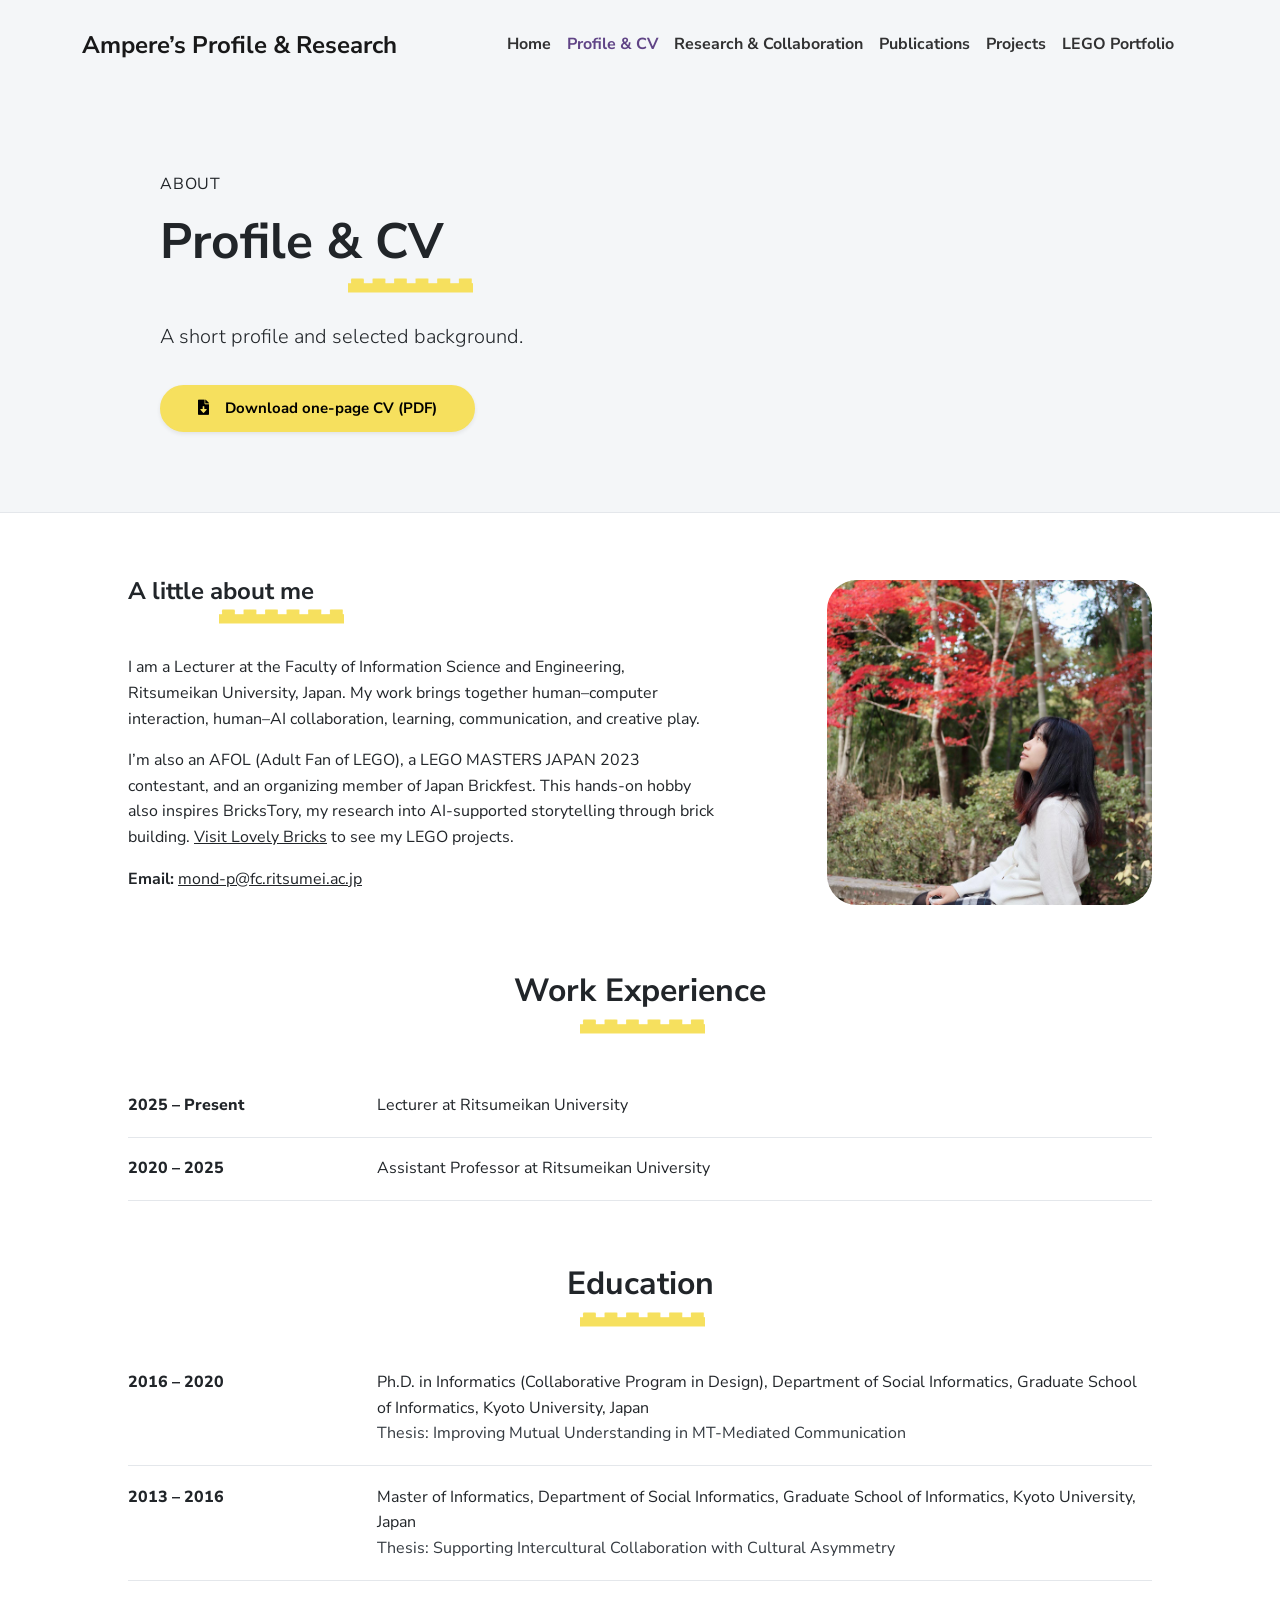
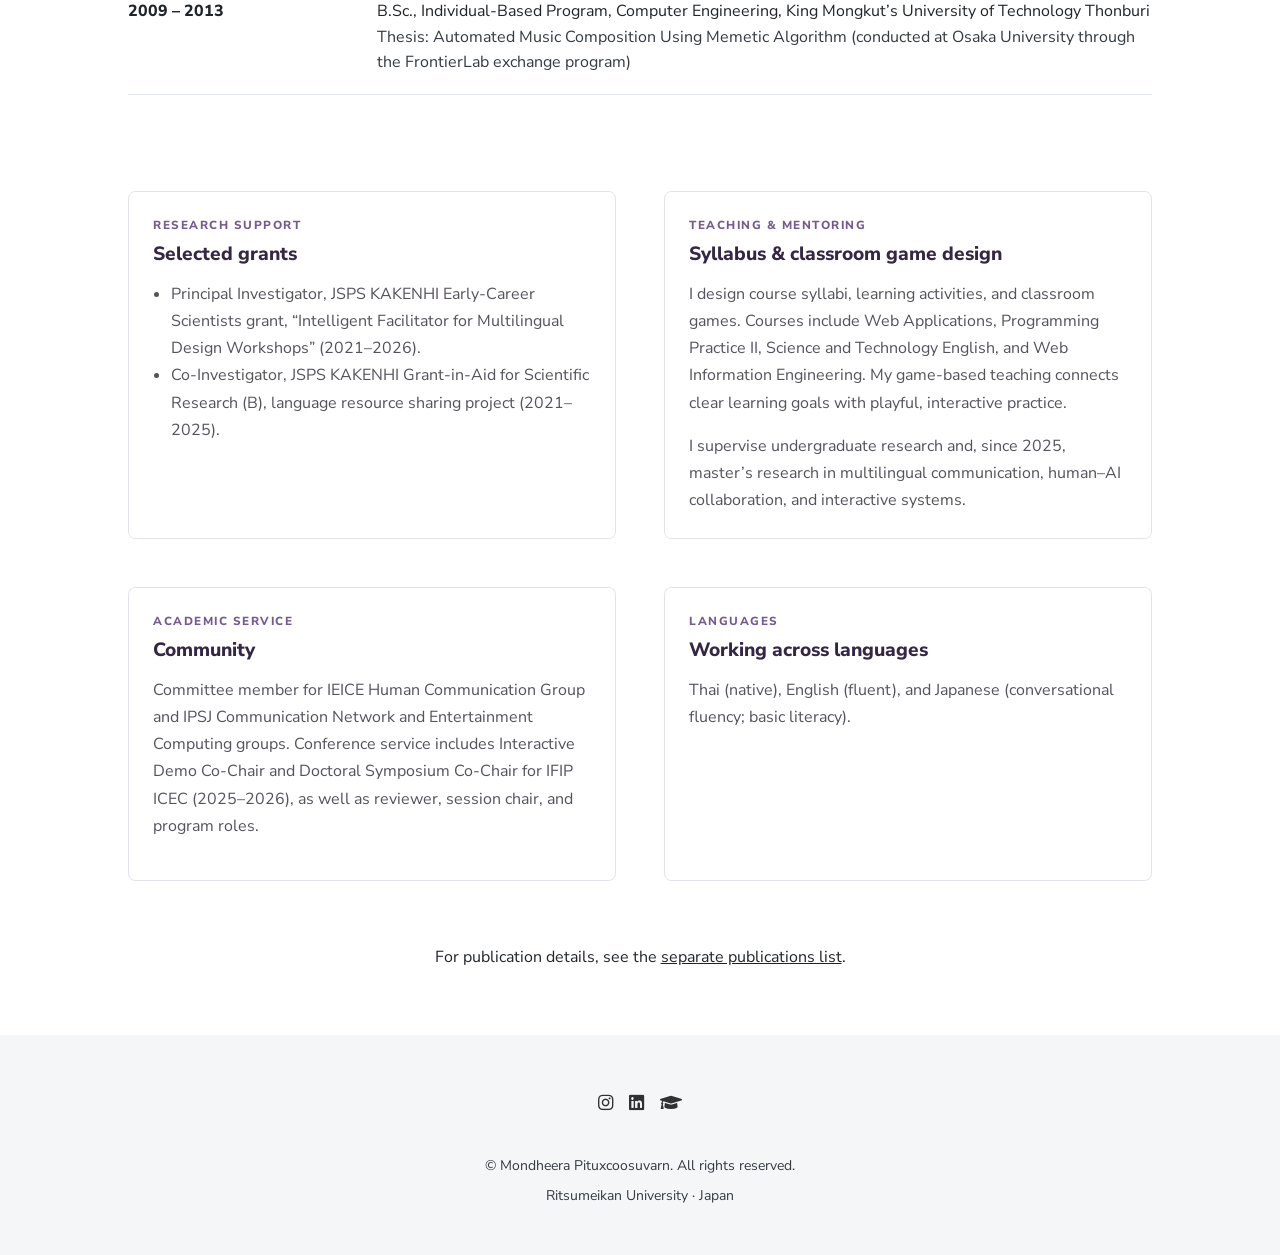
<file: profile.html>
<!DOCTYPE html>
<html lang="en-US">
<head>
  <meta charset="UTF-8">
  <meta name="viewport" content="width=device-width, initial-scale=1">
  <meta name="description" content="About Mondheera Pituxcoosuvarn (Ampere), lecturer at Ritsumeikan University, with selected CV and education.">
  <title>Profile & CV · Mondheera Pituxcoosuvarn AKA Ampere</title>
  <link rel="preconnect" href="https://fonts.googleapis.com">
  <link rel="preconnect" href="https://fonts.gstatic.com" crossorigin>
  <link rel="stylesheet" href="https://fonts.googleapis.com/css2?family=Nunito+Sans:wght@300;400;700;800&amp;display=swap">
  <link href="./css/font-awesome/css/all.min.css?ver=1.4.4" rel="stylesheet">
  <link href="./css/bootstrap-icons/bootstrap-icons.css?ver=1.4.4" rel="stylesheet">
  <link href="./css/bootstrap.min.css?ver=1.4.4" rel="stylesheet">
  <link href="./css/aos.css?ver=1.4.4" rel="stylesheet">
  <link href="./css/main.css?ver=1.4.4" rel="stylesheet">
</head>
<body id="top">
  <header class="bg-light">
    <nav class="navbar navbar-expand-lg navbar-light bg-light border-bottom" id="header-nav" role="navigation" aria-label="Main navigation">
      <div class="container">
        <a class="link-dark navbar-brand site-title mb-0" href="index.html"><span class="brand-full">Ampere’s Profile &amp; Research</span><span class="brand-short">Ampere</span></a>
        <button class="navbar-toggler" type="button" data-bs-toggle="collapse" data-bs-target="#mainNavigation" aria-controls="mainNavigation" aria-expanded="false" aria-label="Toggle navigation"><span class="navbar-toggler-icon"></span></button>
        <div class="collapse navbar-collapse" id="mainNavigation"><ul class="navbar-nav ms-auto me-2"><li class="nav-item"><a class="nav-link" href="index.html">Home</a></li>
<li class="nav-item"><a class="nav-link active" aria-current="page" href="profile.html">Profile & CV</a></li>
<li class="nav-item"><a class="nav-link" href="research.html">Research & Collaboration</a></li>
<li class="nav-item"><a class="nav-link" href="publications.html">Publications</a></li>
<li class="nav-item"><a class="nav-link" href="projects.html">Projects</a></li>
<li class="nav-item"><a class="nav-link" href="lovely_bricks/">LEGO Portfolio</a></li></ul></div>
      </div>
    </nav>
  </header>
<main class="page-content"><div id="content"><header class="page-hero"><div class="container-narrow px-3"><p class="text-uppercase mb-2">About</p><h1 class="marker">Profile &amp; CV</h1><p class="lead mt-4 mb-3">A short profile and selected background.</p><a class="btn btn-primary shadow-sm" href="files/Mondheera-Pituxcoosuvarn-CV.pdf?v=2" download><i class="fas fa-file-download me-2" aria-hidden="true"></i>Download one-page CV (PDF)</a></div></header>
<section class="section px-3 px-lg-4 pt-5"><div class="container-narrow"><div class="row align-items-center"><div class="col-md-7"><h2 class="h4 marker">A little about me</h2><p class="mt-4">I am a Lecturer at the Faculty of Information Science and Engineering, Ritsumeikan University, Japan. My work brings together human–computer interaction, human–AI collaboration, learning, communication, and creative play.</p><p>I’m also an AFOL (Adult Fan of LEGO), a LEGO MASTERS JAPAN 2023 contestant, and an organizing member of Japan Brickfest. This hands-on hobby also inspires BricksTory, my research into AI-supported storytelling through brick building. <a href="lovely_bricks/">Visit Lovely Bricks</a> to see my LEGO projects.</p><p><strong>Email:</strong> <a href="mailto:mond-p@fc.ritsumei.ac.jp">mond-p@fc.ritsumei.ac.jp</a></p></div><div class="col-md-4 offset-md-1 text-center mt-3 mt-md-0"><img class="avatar img-fluid" src="images/me3.jpg" width="400" height="400" alt="Ampere"></div></div></div></section>
<section class="section px-3 px-lg-4 pt-5 pb-5"><div class="container-narrow"><div class="text-center mb-5"><h2 class="marker marker-center">Work Experience</h2></div><div class="cv-row"><span>2025 – Present</span><p>Lecturer at Ritsumeikan University</p></div><div class="cv-row"><span>2020 – 2025</span><p>Assistant Professor at Ritsumeikan University</p></div><div class="text-center mt-5 mb-4"><h2 class="marker marker-center">Education</h2></div><div class="cv-row"><span>2016 – 2020</span><p>Ph.D. in Informatics (Collaborative Program in Design), Department of Social Informatics, Graduate School of Informatics, Kyoto University, Japan<br><span class="text-secondary">Thesis: Improving Mutual Understanding in MT-Mediated Communication</span></p></div><div class="cv-row"><span>2013 – 2016</span><p>Master of Informatics, Department of Social Informatics, Graduate School of Informatics, Kyoto University, Japan<br><span class="text-secondary">Thesis: Supporting Intercultural Collaboration with Cultural Asymmetry</span></p></div><div class="cv-row"><span>2009 – 2013</span><p>B.Sc., Individual-Based Program, Computer Engineering, King Mongkut’s University of Technology Thonburi<br><span class="text-secondary">Thesis: Automated Music Composition Using Memetic Algorithm (conducted at Osaka University through the FrontierLab exchange program)</span></p></div>
<div class="row g-4 mt-4">
  <div class="col-md-6"><article class="profile-card h-100"><p class="profile-eyebrow">RESEARCH SUPPORT</p><h2>Selected grants</h2><ul><li>Principal Investigator, JSPS KAKENHI Early-Career Scientists grant, “Intelligent Facilitator for Multilingual Design Workshops” (2021–2026).</li><li>Co-Investigator, JSPS KAKENHI Grant-in-Aid for Scientific Research (B), language resource sharing project (2021–2025).</li></ul></article></div>
  <div class="col-md-6"><article class="profile-card h-100"><p class="profile-eyebrow">TEACHING &amp; MENTORING</p><h2>Syllabus &amp; classroom game design</h2><p>I design course syllabi, learning activities, and classroom games. Courses include Web Applications, Programming Practice II, Science and Technology English, and Web Information Engineering. My game-based teaching connects clear learning goals with playful, interactive practice.</p><p class="mb-0">I supervise undergraduate research and, since 2025, master’s research in multilingual communication, human–AI collaboration, and interactive systems.</p></article></div>
  <div class="col-md-6"><article class="profile-card h-100"><p class="profile-eyebrow">ACADEMIC SERVICE</p><h2>Community</h2><p>Committee member for IEICE Human Communication Group and IPSJ Communication Network and Entertainment Computing groups. Conference service includes Interactive Demo Co-Chair and Doctoral Symposium Co-Chair for IFIP ICEC (2025–2026), as well as reviewer, session chair, and program roles.</p></article></div>
  <div class="col-md-6"><article class="profile-card h-100"><p class="profile-eyebrow">LANGUAGES</p><h2>Working across languages</h2><p class="mb-0">Thai (native), English (fluent), and Japanese (conversational fluency; basic literacy).</p></article></div>
</div>
<p class="text-center mt-5 mb-0">For publication details, see the <a href="publications.html">separate publications list</a>.</p>
</div></section></div></main>
  <footer class="pt-4 pb-4 text-center bg-light">
      <div class="container">
        <nav class="social-nav" aria-label="Social links"><ul class="nav justify-content-center">
          <li class="nav-item"><a class="nav-link" href="https://www.instagram.com/lovely_bricks/" title="Instagram"><i class="fab fa-instagram" aria-hidden="true"></i><span class="visually-hidden">Instagram</span></a></li>
          <li class="nav-item"><a class="nav-link" href="https://www.linkedin.com/in/mondheera-pituxcoosuvarn-775b5681/" title="LinkedIn"><i class="fab fa-linkedin" aria-hidden="true"></i><span class="visually-hidden">LinkedIn</span></a></li>
          <li class="nav-item"><a class="nav-link" href="https://scholar.google.com/citations?user=QddseR4AAAAJ&amp;hl=en&amp;oi=ao" title="Google Scholar" target="_blank" rel="noopener noreferrer"><i class="fas fa-graduation-cap" aria-hidden="true"></i><span class="visually-hidden">Google Scholar</span></a></li>
        </ul></nav>
        <div class="text-small text-secondary mt-3"><div class="mb-1">&copy; Mondheera Pituxcoosuvarn. All rights reserved.</div><div>Ritsumeikan University · Japan</div></div>
      </div>
    </footer>
    <div id="scrolltop"><a class="btn btn-secondary" href="#top" aria-label="Back to top"><span class="icon"><i class="fas fa-angle-up" aria-hidden="true"></i></span></a></div>
  <script src="./scripts/imagesloaded.pkgd.min.js?ver=1.4.4"></script>
  <script src="./scripts/masonry.pkgd.min.js?ver=1.4.4"></script>
  <script src="./scripts/BigPicture.min.js?ver=1.4.4"></script>
  <script src="./scripts/purecounter.min.js?ver=1.4.4"></script>
  <script src="./scripts/bootstrap.bundle.min.js?ver=1.4.4"></script>
  <script src="./scripts/aos.min.js?ver=1.4.4"></script>
  <script src="./scripts/main.js?ver=1.4.4"></script>
  <script src="./scripts/content.js?ver=1.4.4"></script>
</body>
</html>
</file>
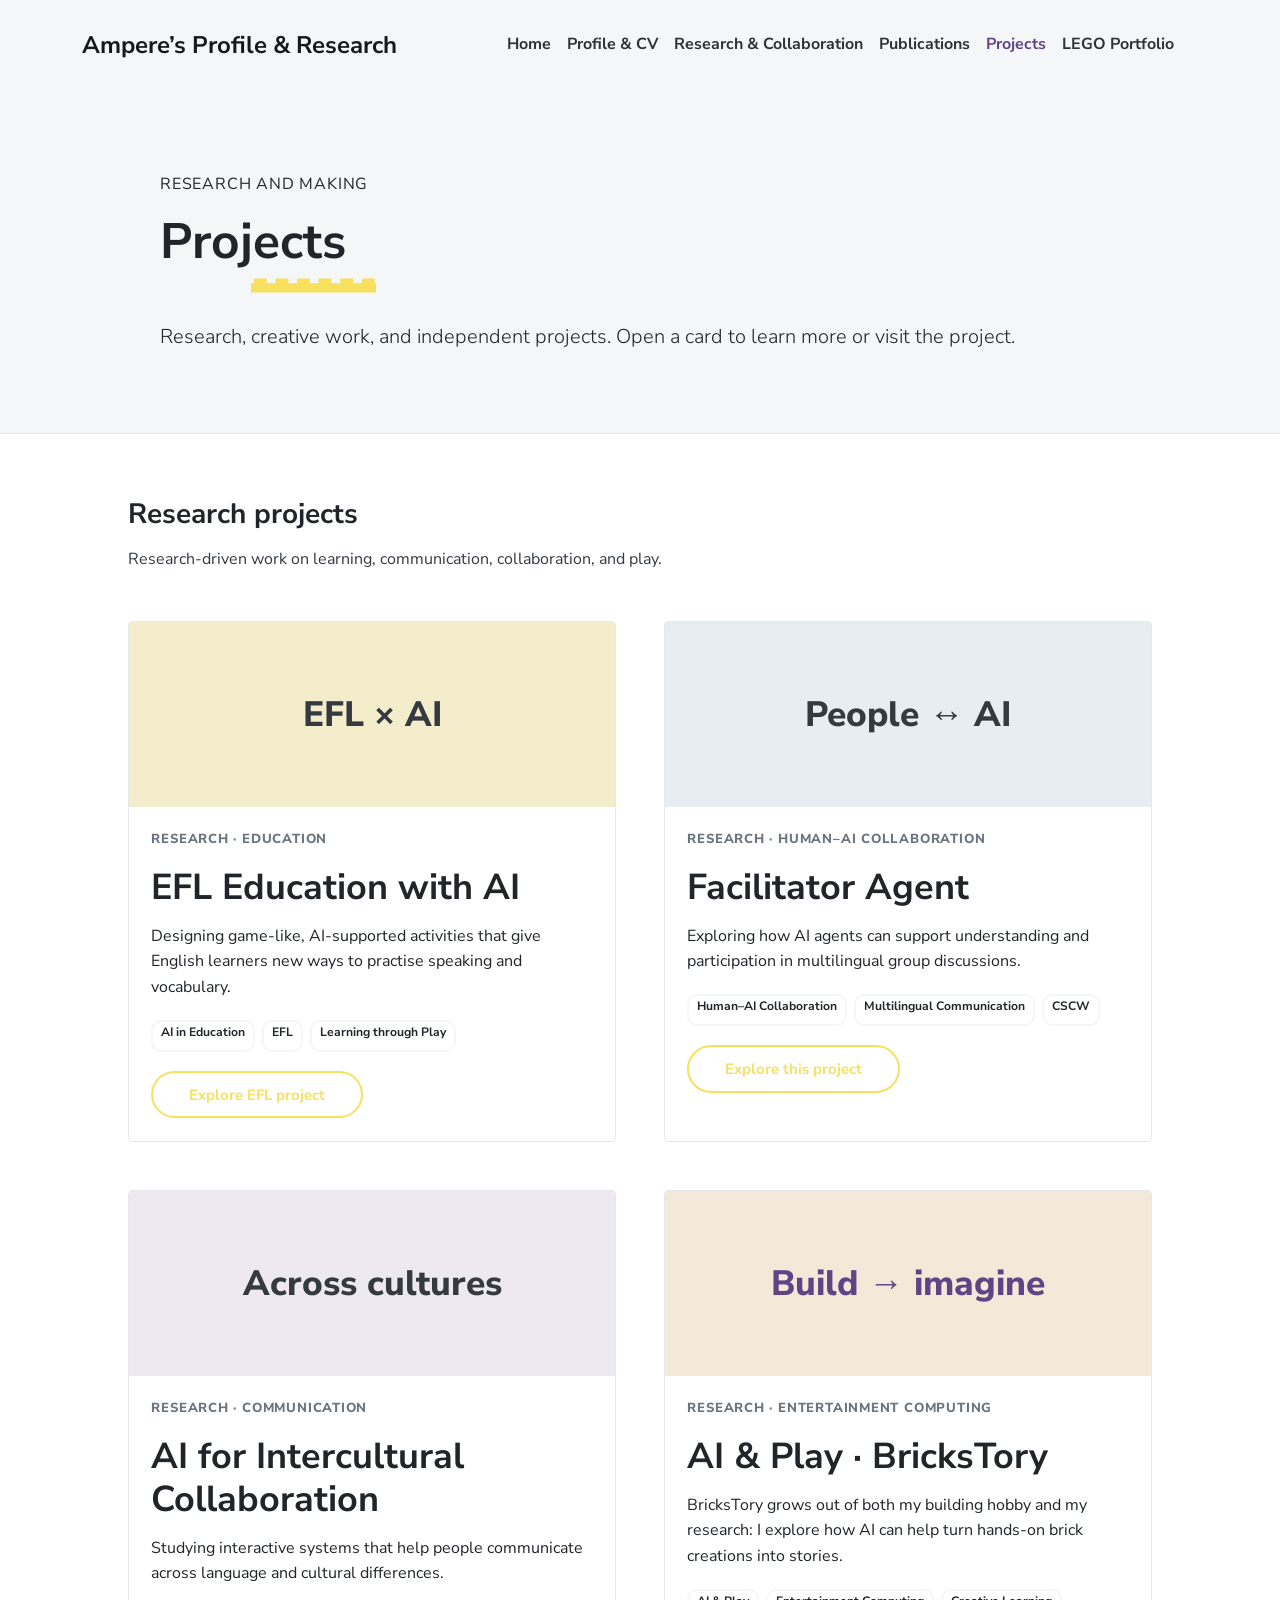
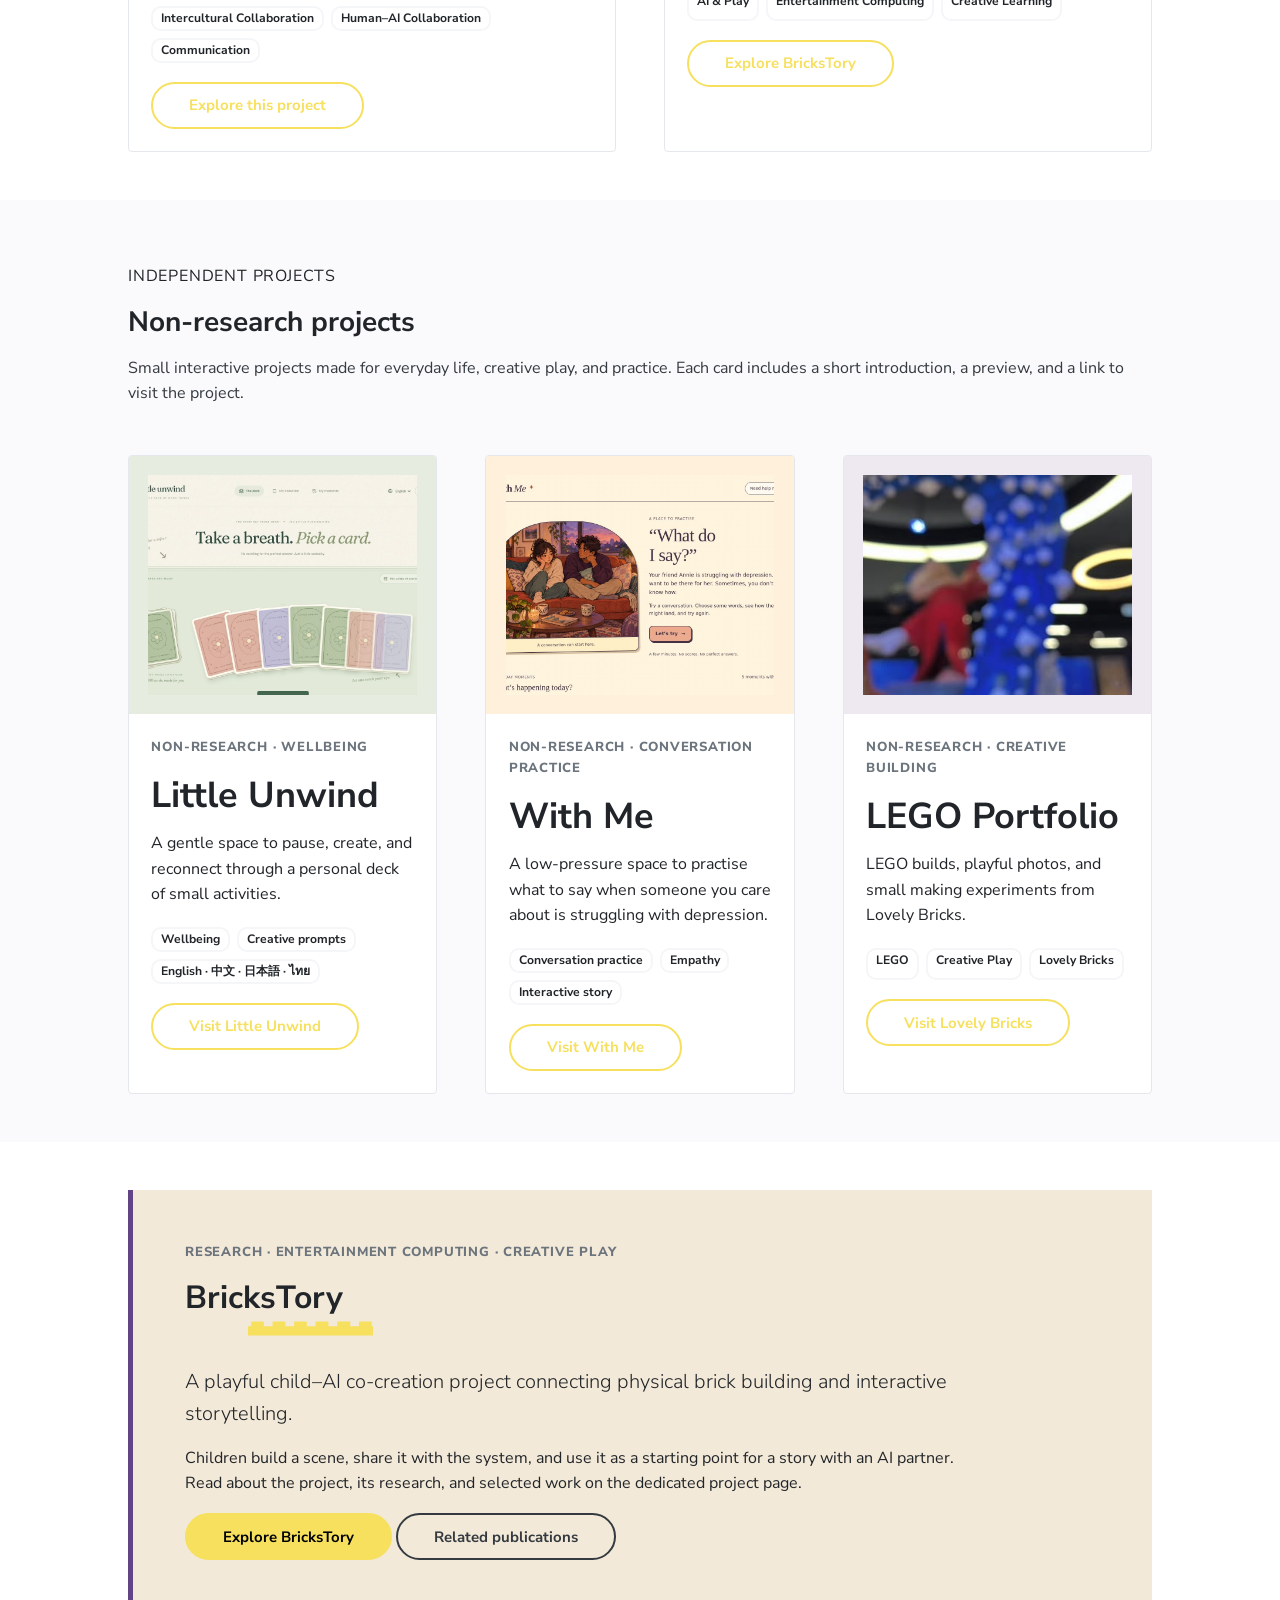
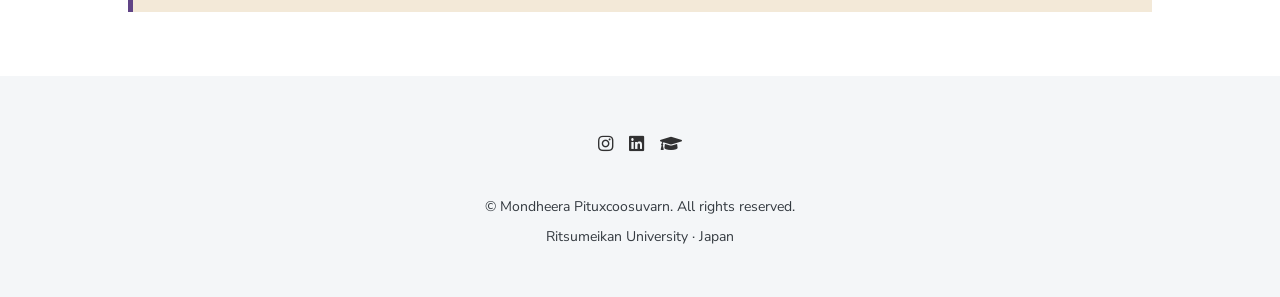
<file: projects.html>
<!DOCTYPE html>
<html lang="en-US">
<head>
  <meta charset="UTF-8">
  <meta name="viewport" content="width=device-width, initial-scale=1">
  <meta name="description" content="Research and creative projects by Mondheera Pituxcoosuvarn, including BricksTory.">
  <title>Projects · Mondheera Pituxcoosuvarn AKA Ampere</title>
  <link rel="preconnect" href="https://fonts.googleapis.com">
  <link rel="preconnect" href="https://fonts.gstatic.com" crossorigin>
  <link rel="stylesheet" href="https://fonts.googleapis.com/css2?family=Nunito+Sans:wght@300;400;700;800&amp;display=swap">
  <link href="./css/font-awesome/css/all.min.css?ver=1.4.5" rel="stylesheet">
  <link href="./css/bootstrap-icons/bootstrap-icons.css?ver=1.4.5" rel="stylesheet">
  <link href="./css/bootstrap.min.css?ver=1.4.5" rel="stylesheet">
  <link href="./css/aos.css?ver=1.4.5" rel="stylesheet">
  <link href="./css/main.css?ver=1.4.5" rel="stylesheet">
</head>
<body id="top">
  <header class="bg-light">
    <nav class="navbar navbar-expand-lg navbar-light bg-light border-bottom" id="header-nav" role="navigation" aria-label="Main navigation">
      <div class="container">
        <a class="link-dark navbar-brand site-title mb-0" href="index.html"><span class="brand-full">Ampere’s Profile &amp; Research</span><span class="brand-short">Ampere</span></a>
        <button class="navbar-toggler" type="button" data-bs-toggle="collapse" data-bs-target="#mainNavigation" aria-controls="mainNavigation" aria-expanded="false" aria-label="Toggle navigation"><span class="navbar-toggler-icon"></span></button>
        <div class="collapse navbar-collapse" id="mainNavigation"><ul class="navbar-nav ms-auto me-2"><li class="nav-item"><a class="nav-link" href="index.html">Home</a></li>
<li class="nav-item"><a class="nav-link" href="profile.html">Profile & CV</a></li>
<li class="nav-item"><a class="nav-link" href="research.html">Research & Collaboration</a></li>
<li class="nav-item"><a class="nav-link" href="publications.html">Publications</a></li>
<li class="nav-item"><a class="nav-link active" aria-current="page" href="projects.html">Projects</a></li>
<li class="nav-item"><a class="nav-link" href="lovely_bricks/">LEGO Portfolio</a></li></ul></div>
      </div>
    </nav>
  </header>
  <main class="page-content"><div id="content"><header class="page-hero"><div class="container-narrow px-3"><p class="text-uppercase mb-2">Research and making</p><h1 class="marker">Projects</h1><p class="lead mt-4 mb-0">Research, creative work, and independent projects. Open a card to learn more or visit the project.</p></div></header>
<section class="section px-3 px-lg-4 pt-5 pb-4" aria-labelledby="research-projects-title"><div class="container-narrow"><div class="mb-4"><h2 class="h3" id="research-projects-title">Research projects</h2><p class="text-secondary mb-0">Research-driven work on learning, communication, collaboration, and play.</p></div><div class="row g-4" id="projectCatalog"><div class="col-12 text-center p-5 project-loading">Loading projects…</div></div></div></section>
<section class="section px-3 px-lg-4 pt-5 pb-4 nonresearch-section" id="non-research" aria-labelledby="nonresearch-title"><div class="container-narrow"><div class="mb-4"><p class="text-uppercase mb-2">Independent projects</p><h2 class="h3" id="nonresearch-title">Non-research projects</h2><p class="text-secondary mb-0">Small interactive projects made for everyday life, creative play, and practice. Each card includes a short introduction, a preview, and a link to visit the project.</p></div><div class="row g-4" id="nonResearchCatalog"><div class="col-12 text-center p-5 project-loading">Loading projects…</div></div></div></section>
<section class="section px-3 px-lg-4 pt-4 pb-5" id="brickstory"><div class="container-narrow"><div class="brickstory-panel"><div class="brickstory-copy"><p class="project-slide-category">Research · Entertainment Computing · Creative play</p><h2 class="marker">BricksTory</h2><p class="lead mt-4">A playful child–AI co-creation project connecting physical brick building and interactive storytelling.</p><p>Children build a scene, share it with the system, and use it as a starting point for a story with an AI partner. Read about the project, its research, and selected work on the dedicated project page.</p><a class="btn btn-primary hover-effect" href="projects/brickstory.html">Explore BricksTory</a> <a class="btn btn-outline-secondary mt-2 mt-sm-0" href="publications.html">Related publications</a></div></div></div></section></div></main>
  <footer class="pt-4 pb-4 text-center bg-light">
      <div class="container">
        <nav class="social-nav" aria-label="Social links"><ul class="nav justify-content-center">
          <li class="nav-item"><a class="nav-link" href="https://www.instagram.com/lovely_bricks/" title="Instagram"><i class="fab fa-instagram" aria-hidden="true"></i><span class="visually-hidden">Instagram</span></a></li>
          <li class="nav-item"><a class="nav-link" href="https://www.linkedin.com/in/mondheera-pituxcoosuvarn-775b5681/" title="LinkedIn"><i class="fab fa-linkedin" aria-hidden="true"></i><span class="visually-hidden">LinkedIn</span></a></li>
          <li class="nav-item"><a class="nav-link" href="https://scholar.google.com/citations?user=QddseR4AAAAJ&amp;hl=en&amp;oi=ao" title="Google Scholar" target="_blank" rel="noopener noreferrer"><i class="fas fa-graduation-cap" aria-hidden="true"></i><span class="visually-hidden">Google Scholar</span></a></li>
        </ul></nav>
        <div class="text-small text-secondary mt-3"><div class="mb-1">&copy; Mondheera Pituxcoosuvarn. All rights reserved.</div><div>Ritsumeikan University · Japan</div></div>
      </div>
    </footer>
    <div id="scrolltop"><a class="btn btn-secondary" href="#top" aria-label="Back to top"><span class="icon"><i class="fas fa-angle-up" aria-hidden="true"></i></span></a></div>
  <script src="./scripts/imagesloaded.pkgd.min.js?ver=1.4.5"></script>
  <script src="./scripts/masonry.pkgd.min.js?ver=1.4.5"></script>
  <script src="./scripts/BigPicture.min.js?ver=1.4.5"></script>
  <script src="./scripts/purecounter.min.js?ver=1.4.5"></script>
  <script src="./scripts/bootstrap.bundle.min.js?ver=1.4.5"></script>
  <script src="./scripts/aos.min.js?ver=1.4.5"></script>
  <script src="./scripts/main.js?ver=1.4.5"></script>
  <script src="./scripts/content.js?ver=1.4.5"></script>
</body>
</html>
</file>
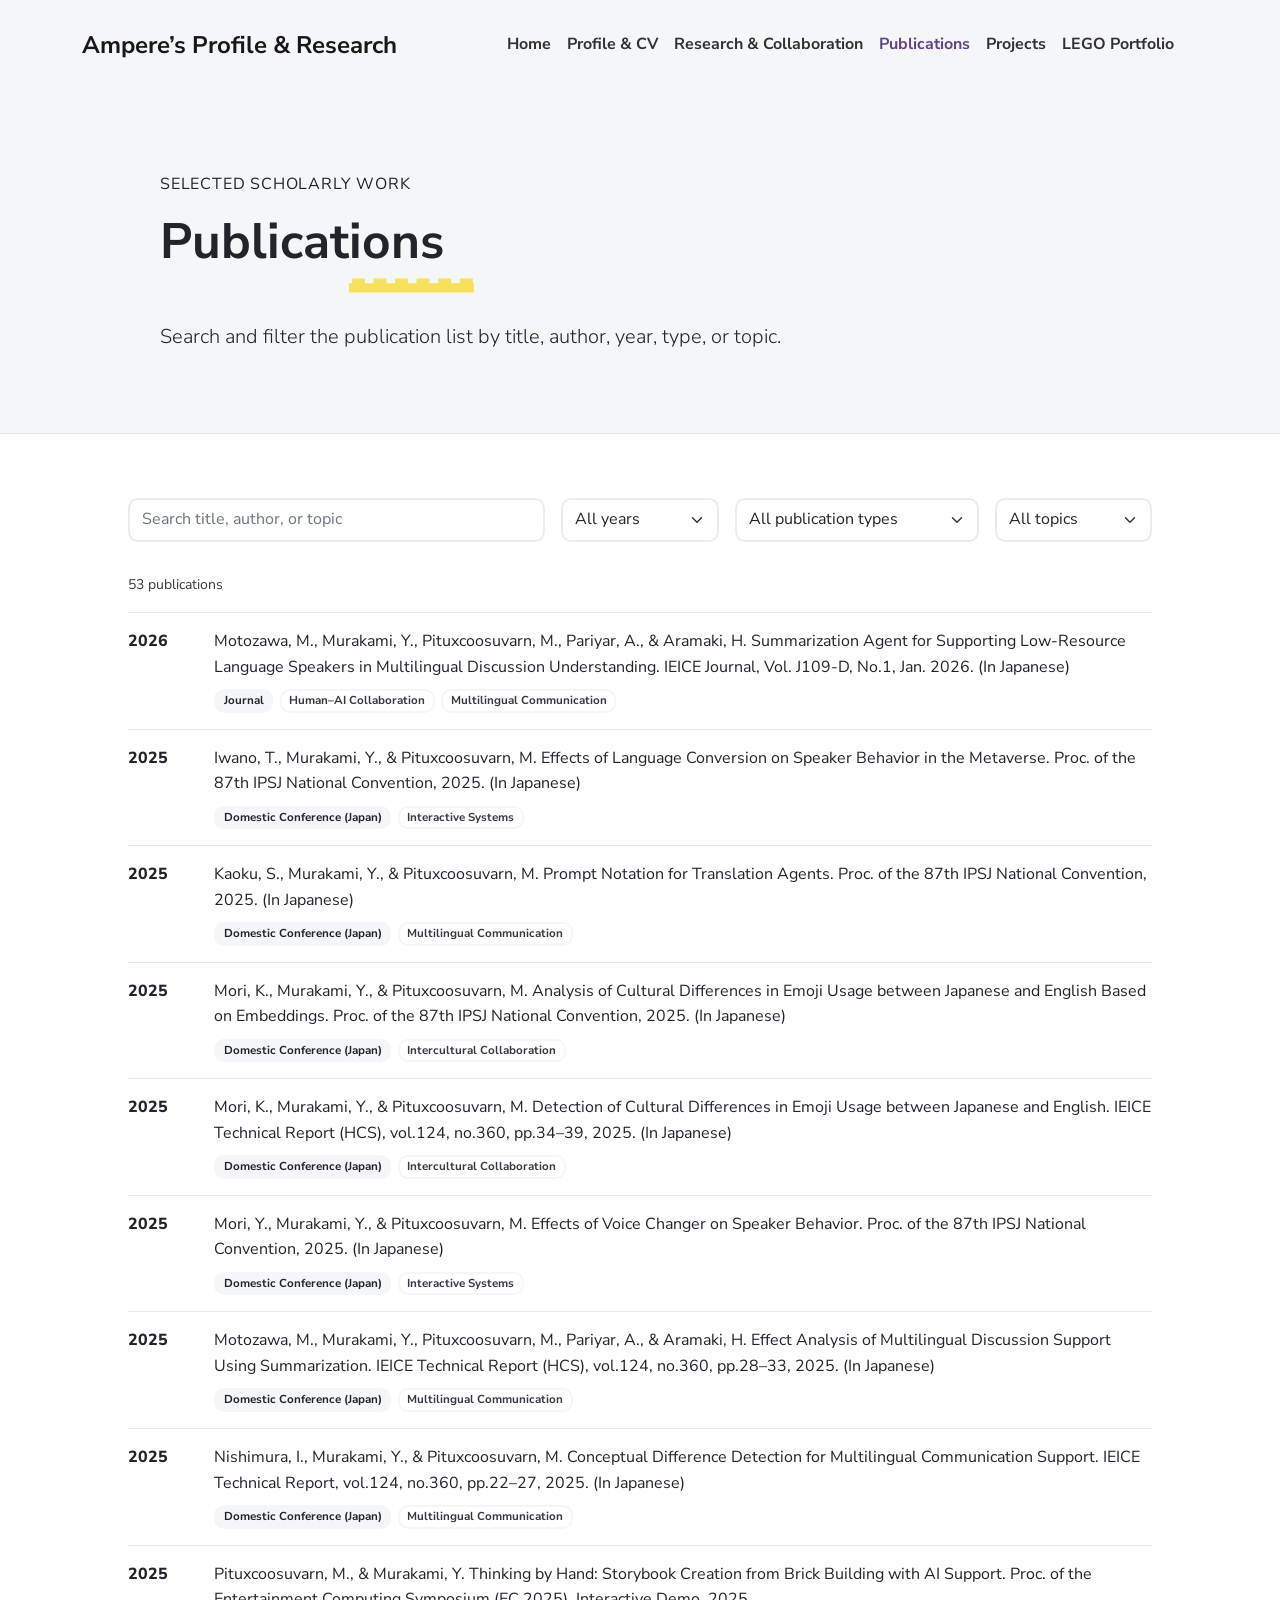
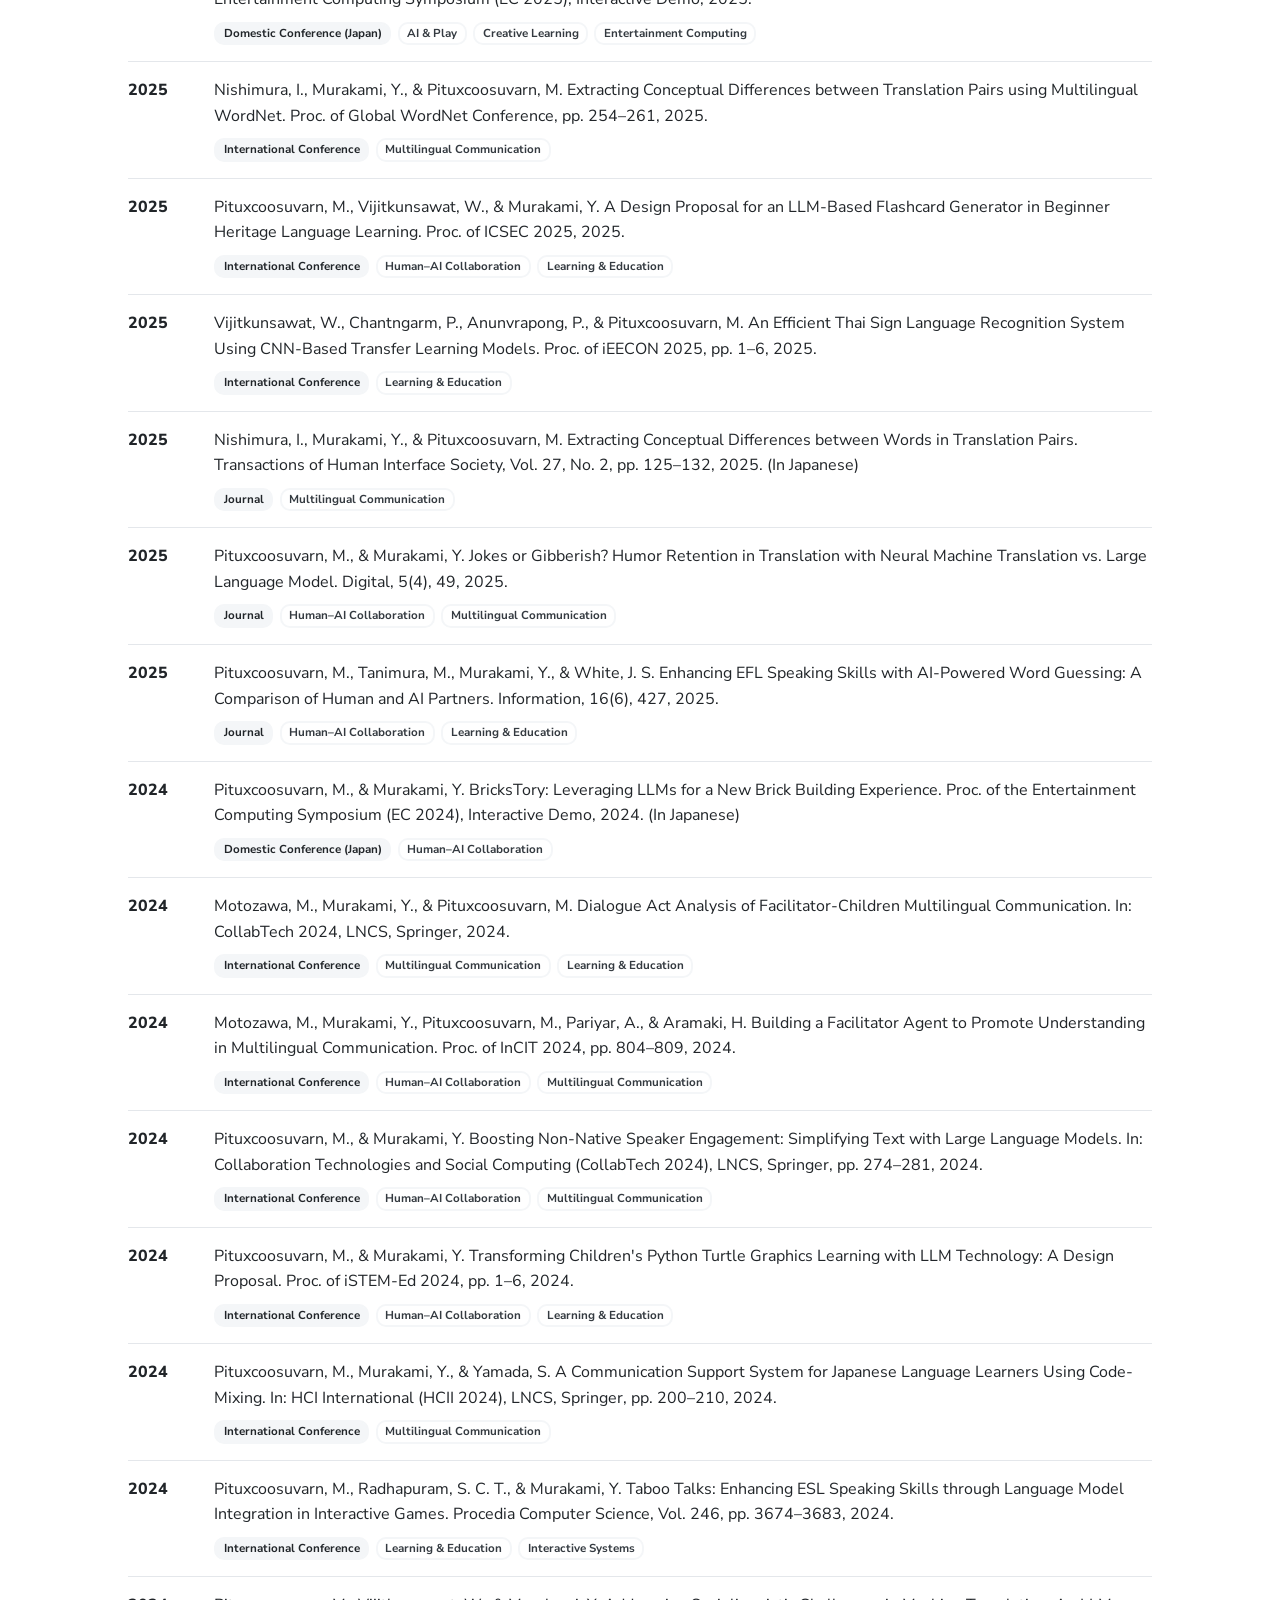
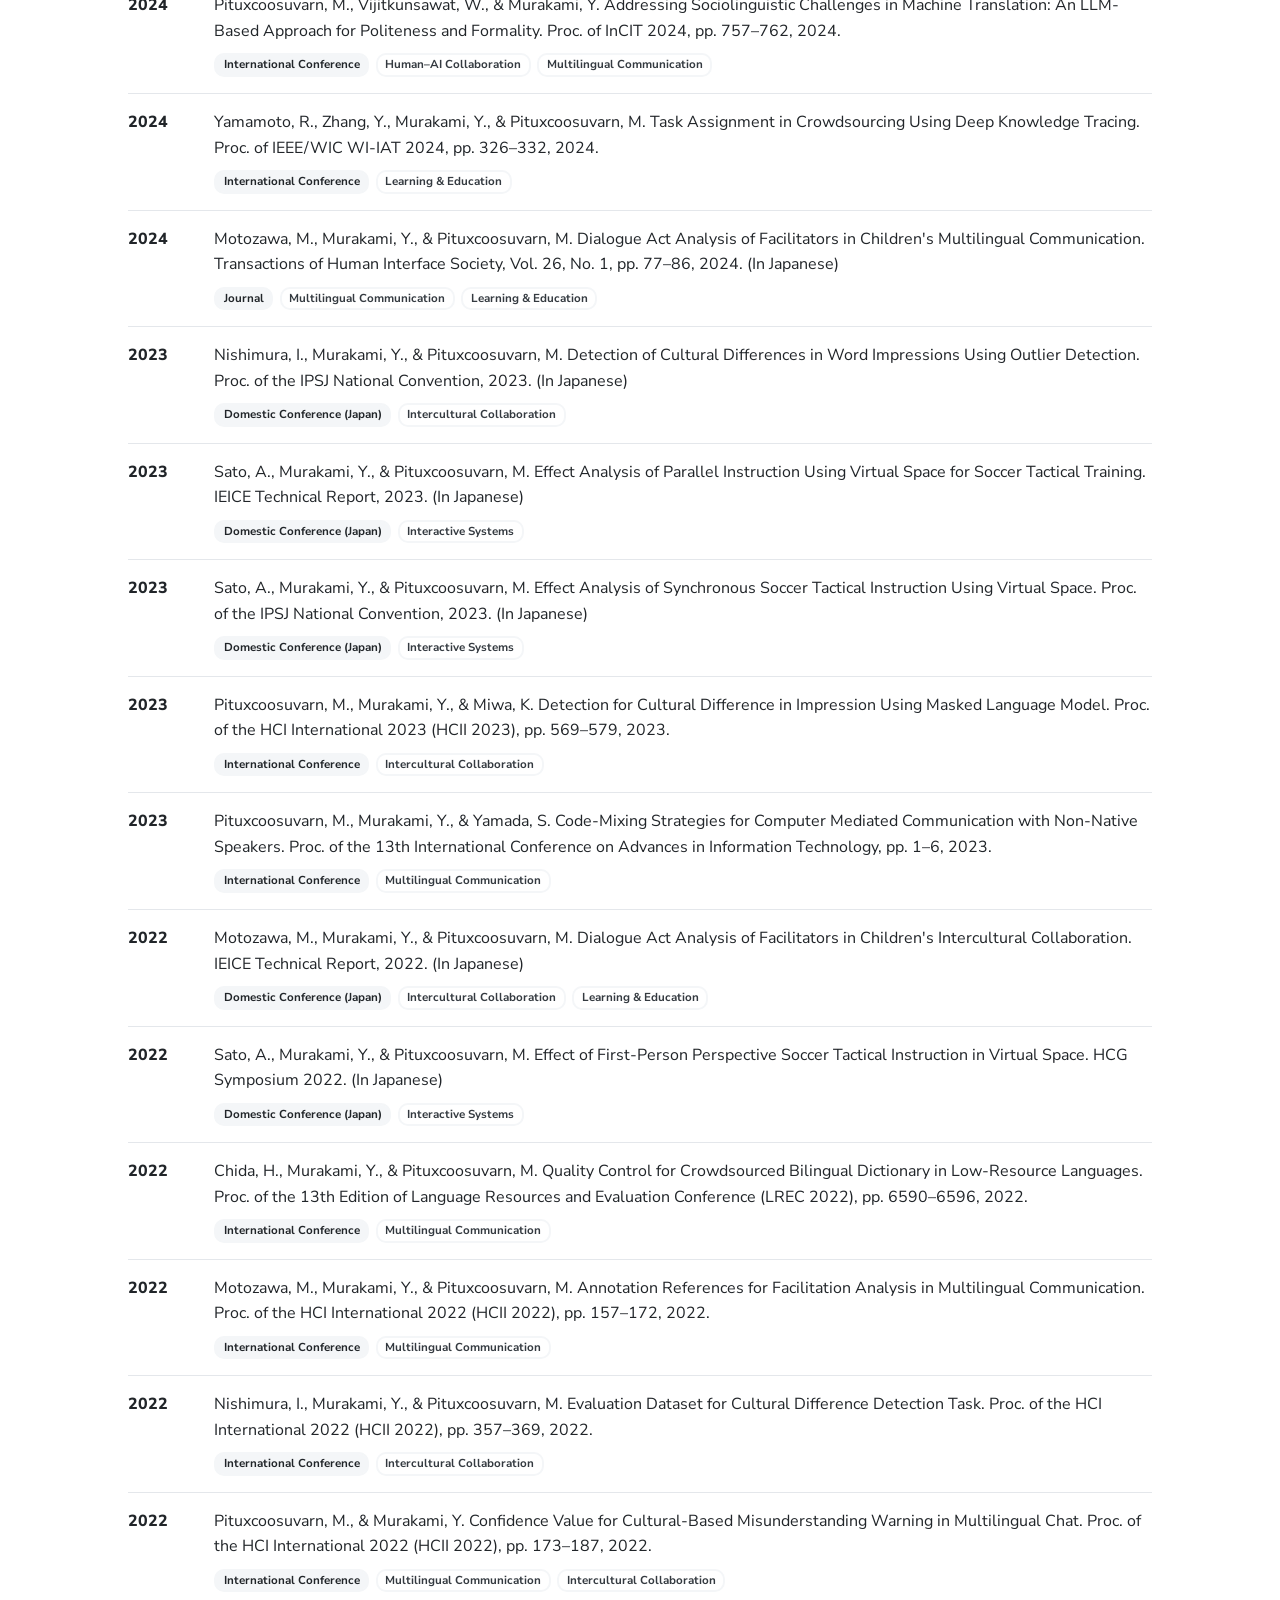
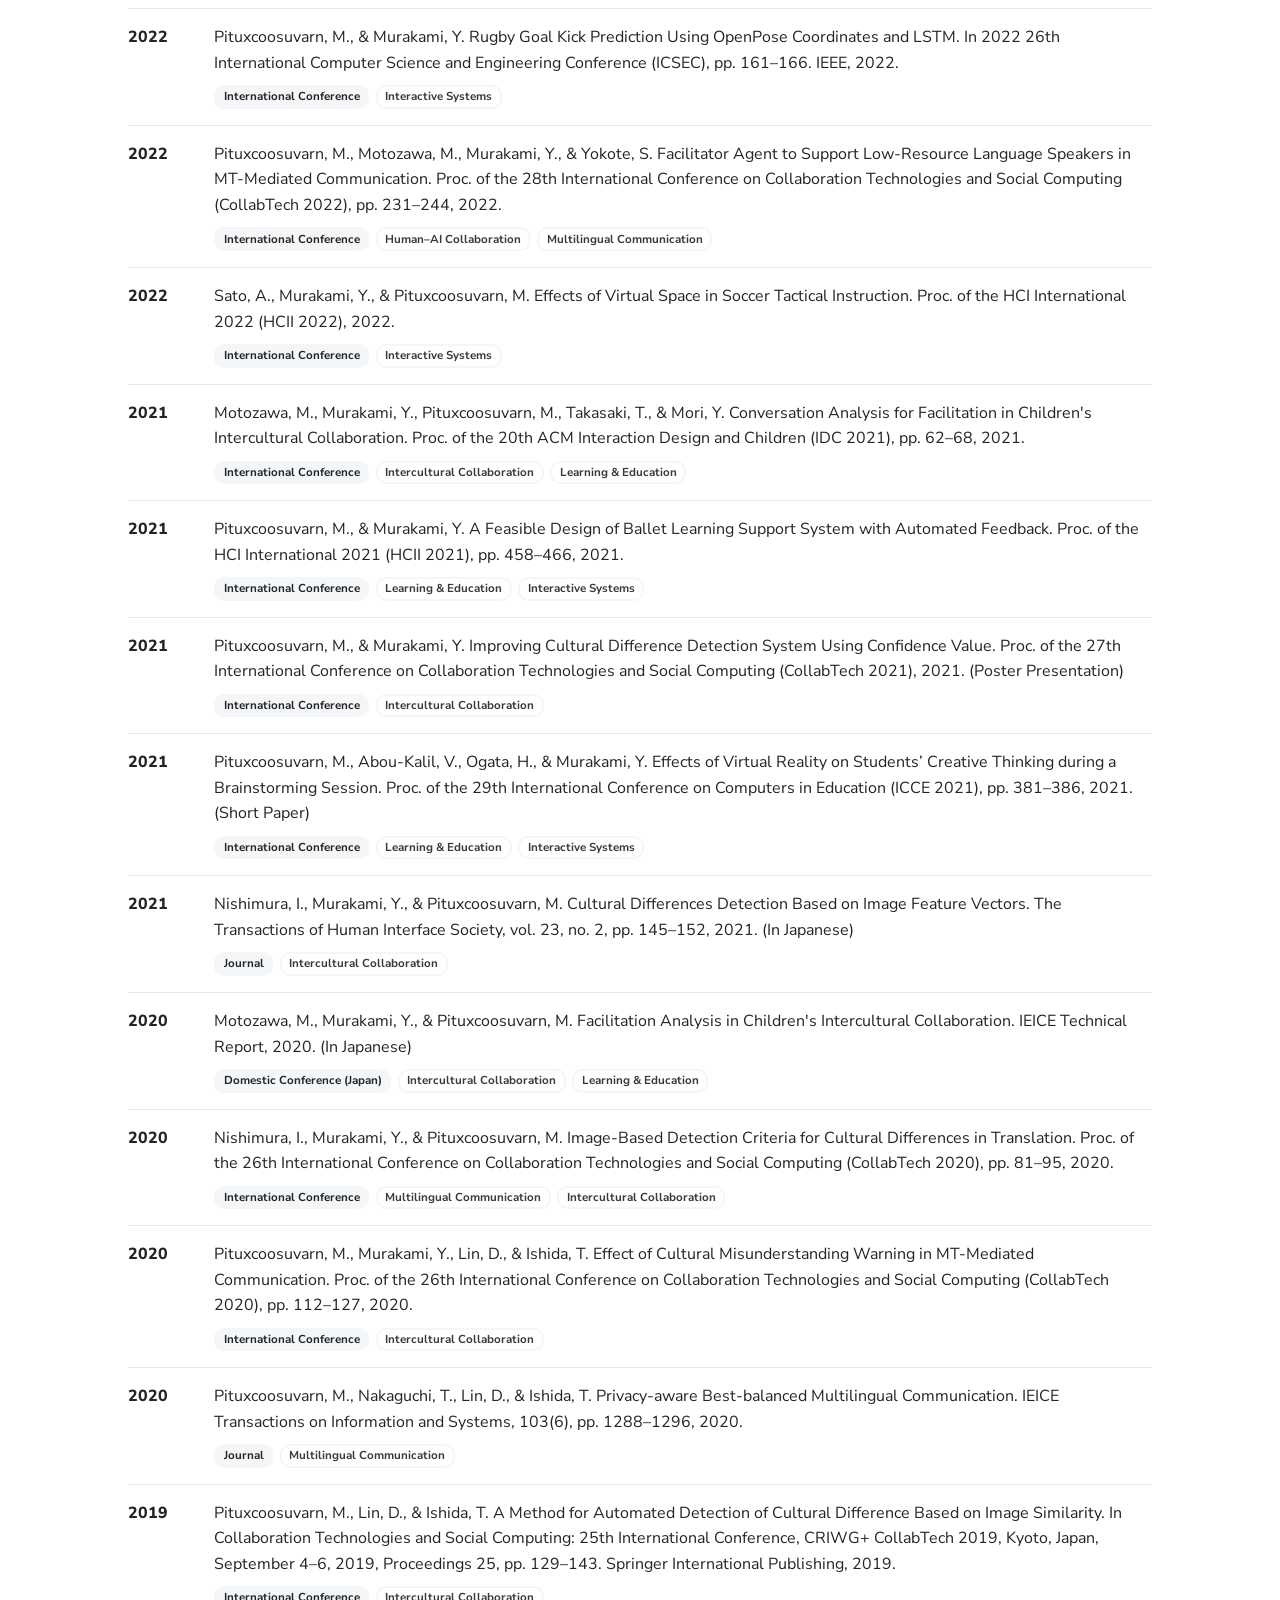
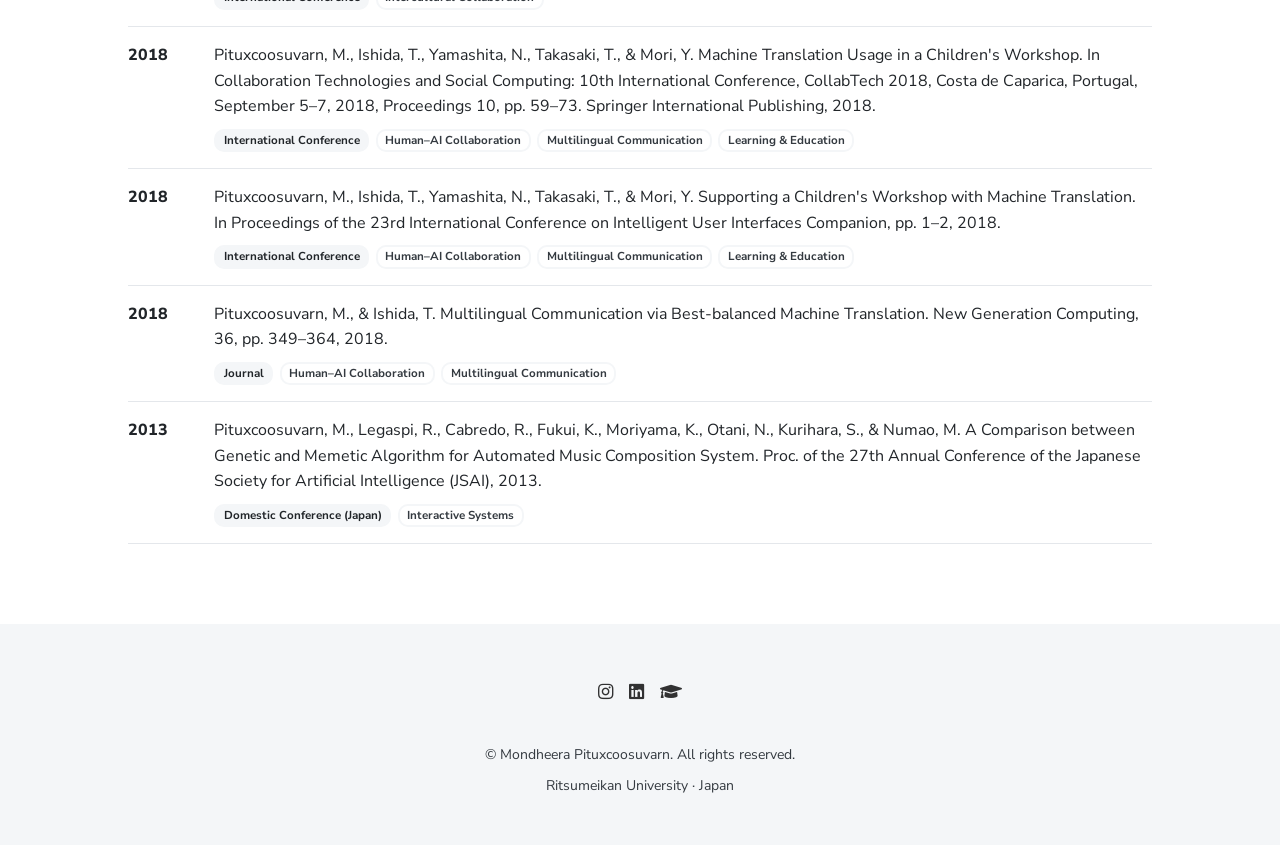
<file: publications.html>
<!DOCTYPE html>
<html lang="en-US">
<head>
  <meta charset="UTF-8">
  <meta name="viewport" content="width=device-width, initial-scale=1">
  <meta name="description" content="Searchable publications by Mondheera Pituxcoosuvarn.">
  <title>Publications · Mondheera Pituxcoosuvarn AKA Ampere</title>
  <link rel="preconnect" href="https://fonts.googleapis.com">
  <link rel="preconnect" href="https://fonts.gstatic.com" crossorigin>
  <link rel="stylesheet" href="https://fonts.googleapis.com/css2?family=Nunito+Sans:wght@300;400;700;800&amp;display=swap">
  <link href="./css/font-awesome/css/all.min.css?ver=1.4.4" rel="stylesheet">
  <link href="./css/bootstrap-icons/bootstrap-icons.css?ver=1.4.4" rel="stylesheet">
  <link href="./css/bootstrap.min.css?ver=1.4.4" rel="stylesheet">
  <link href="./css/aos.css?ver=1.4.4" rel="stylesheet">
  <link href="./css/main.css?ver=1.4.4" rel="stylesheet">
</head>
<body id="top">
  <header class="bg-light">
    <nav class="navbar navbar-expand-lg navbar-light bg-light border-bottom" id="header-nav" role="navigation" aria-label="Main navigation">
      <div class="container">
        <a class="link-dark navbar-brand site-title mb-0" href="index.html"><span class="brand-full">Ampere’s Profile &amp; Research</span><span class="brand-short">Ampere</span></a>
        <button class="navbar-toggler" type="button" data-bs-toggle="collapse" data-bs-target="#mainNavigation" aria-controls="mainNavigation" aria-expanded="false" aria-label="Toggle navigation"><span class="navbar-toggler-icon"></span></button>
        <div class="collapse navbar-collapse" id="mainNavigation"><ul class="navbar-nav ms-auto me-2"><li class="nav-item"><a class="nav-link" href="index.html">Home</a></li>
<li class="nav-item"><a class="nav-link" href="profile.html">Profile & CV</a></li>
<li class="nav-item"><a class="nav-link" href="research.html">Research & Collaboration</a></li>
<li class="nav-item"><a class="nav-link active" aria-current="page" href="publications.html">Publications</a></li>
<li class="nav-item"><a class="nav-link" href="projects.html">Projects</a></li>
<li class="nav-item"><a class="nav-link" href="lovely_bricks/">LEGO Portfolio</a></li></ul></div>
      </div>
    </nav>
  </header>
  <main class="page-content"><div id="content"><header class="page-hero"><div class="container-narrow px-3"><p class="text-uppercase mb-2">Selected scholarly work</p><h1 class="marker">Publications</h1><p class="lead mt-4 mb-0">Search and filter the publication list by title, author, year, type, or topic.</p></div></header>
<section class="section px-3 px-lg-4 pt-5 pb-5"><div class="container-narrow"><div class="publication-filters row g-2 mb-3" role="search" aria-label="Filter publications"><div class="col-lg-5"><label class="visually-hidden" for="publicationSearch">Search publications</label><input class="form-control" id="publicationSearch" type="search" placeholder="Search title, author, or topic"></div><div class="col-sm-4 col-lg-2"><label class="visually-hidden" for="publicationYear">Filter by year</label><select class="form-select" id="publicationYear"><option value="">All years</option></select></div><div class="col-sm-4 col-lg-3"><label class="visually-hidden" for="publicationType">Filter by publication type</label><select class="form-select" id="publicationType"><option value="">All publication types</option></select></div><div class="col-sm-4 col-lg-2"><label class="visually-hidden" for="publicationTag">Filter by topic</label><select class="form-select" id="publicationTag"><option value="">All topics</option></select></div></div><p class="small text-secondary" id="publicationCount" aria-live="polite">Loading publications…</p><ol class="publication-list list-unstyled" id="publicationList"></ol><div class="alert alert-warning d-none" id="publicationError" role="alert">The publication list could not be loaded. Please try again later.</div></div></section></div></main>
  <footer class="pt-4 pb-4 text-center bg-light">
      <div class="container">
        <nav class="social-nav" aria-label="Social links"><ul class="nav justify-content-center">
          <li class="nav-item"><a class="nav-link" href="https://www.instagram.com/lovely_bricks/" title="Instagram"><i class="fab fa-instagram" aria-hidden="true"></i><span class="visually-hidden">Instagram</span></a></li>
          <li class="nav-item"><a class="nav-link" href="https://www.linkedin.com/in/mondheera-pituxcoosuvarn-775b5681/" title="LinkedIn"><i class="fab fa-linkedin" aria-hidden="true"></i><span class="visually-hidden">LinkedIn</span></a></li>
          <li class="nav-item"><a class="nav-link" href="https://scholar.google.com/citations?user=QddseR4AAAAJ&amp;hl=en&amp;oi=ao" title="Google Scholar" target="_blank" rel="noopener noreferrer"><i class="fas fa-graduation-cap" aria-hidden="true"></i><span class="visually-hidden">Google Scholar</span></a></li>
        </ul></nav>
        <div class="text-small text-secondary mt-3"><div class="mb-1">&copy; Mondheera Pituxcoosuvarn. All rights reserved.</div><div>Ritsumeikan University · Japan</div></div>
      </div>
    </footer>
    <div id="scrolltop"><a class="btn btn-secondary" href="#top" aria-label="Back to top"><span class="icon"><i class="fas fa-angle-up" aria-hidden="true"></i></span></a></div>
  <script src="./scripts/imagesloaded.pkgd.min.js?ver=1.4.4"></script>
  <script src="./scripts/masonry.pkgd.min.js?ver=1.4.4"></script>
  <script src="./scripts/BigPicture.min.js?ver=1.4.4"></script>
  <script src="./scripts/purecounter.min.js?ver=1.4.4"></script>
  <script src="./scripts/bootstrap.bundle.min.js?ver=1.4.4"></script>
  <script src="./scripts/aos.min.js?ver=1.4.4"></script>
  <script src="./scripts/main.js?ver=1.4.4"></script>
  <script src="./scripts/content.js?ver=1.4.4"></script>
</body>
</html>
</file>
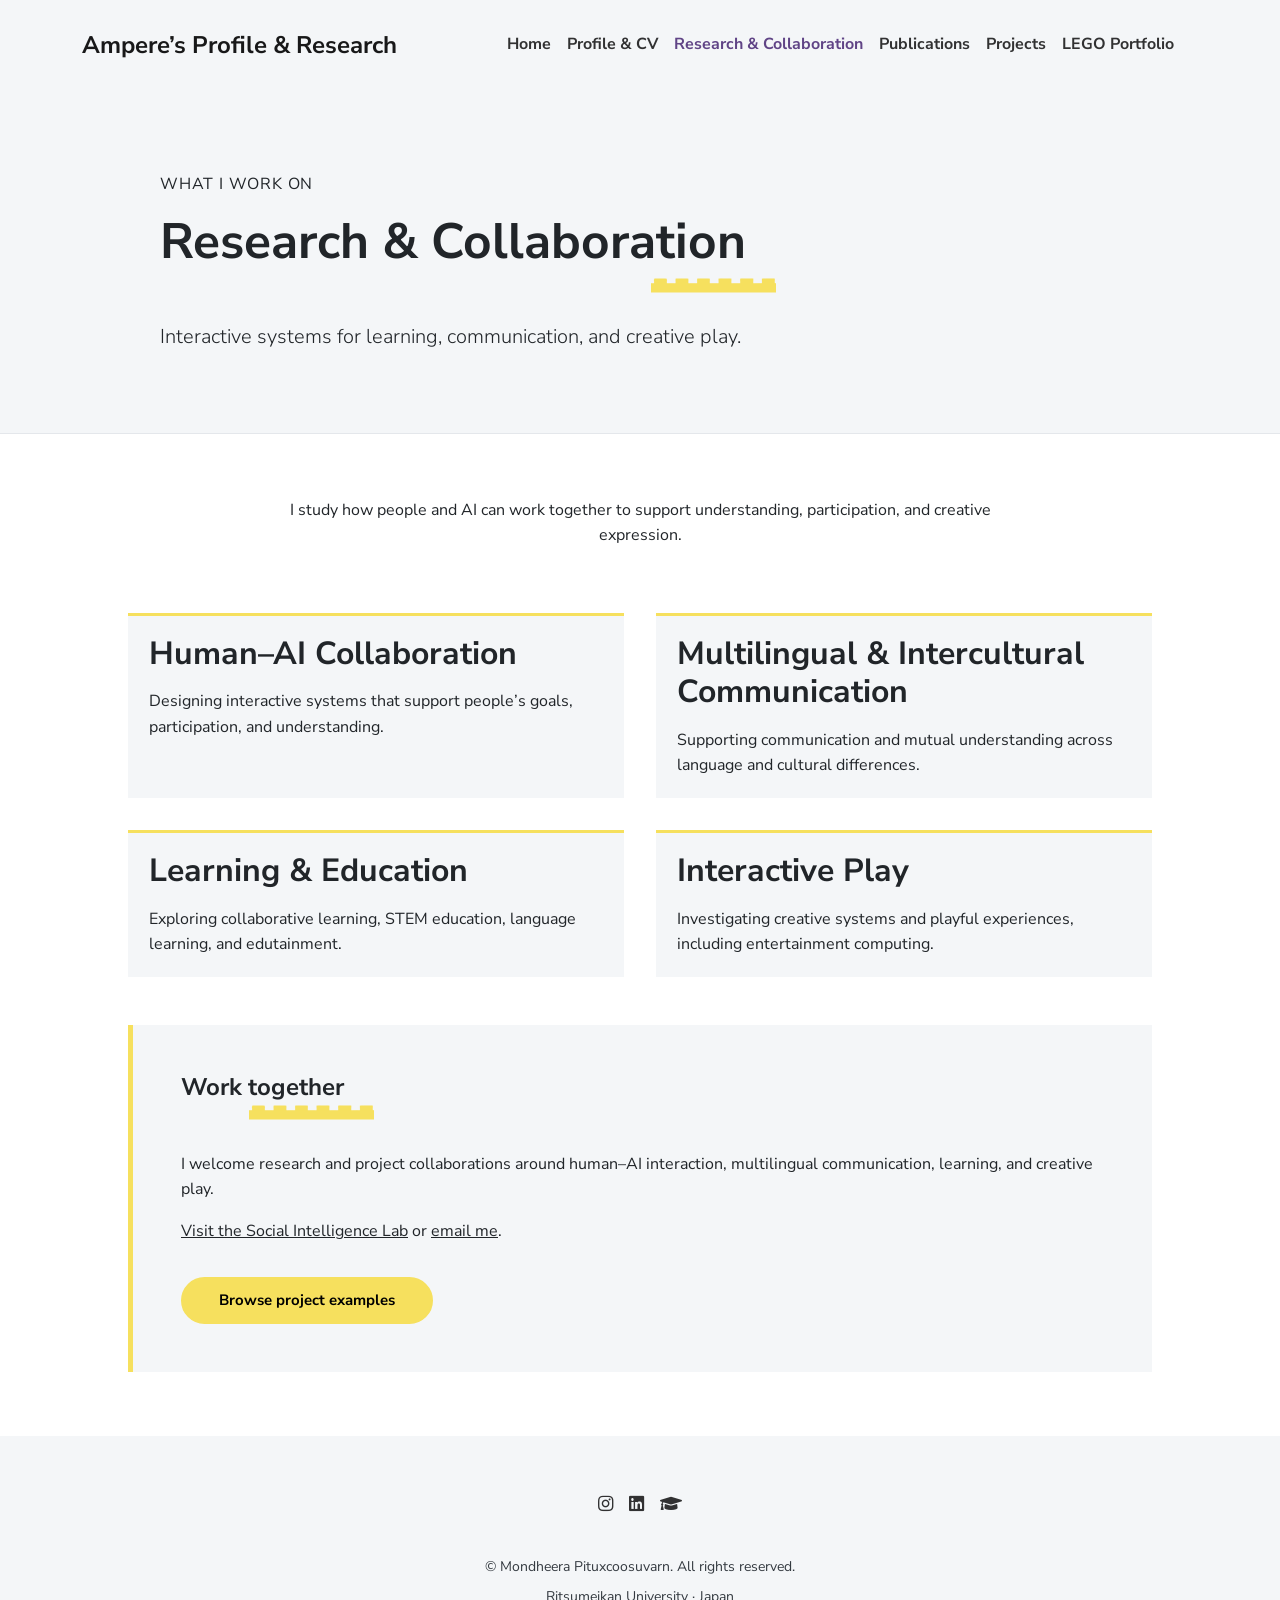
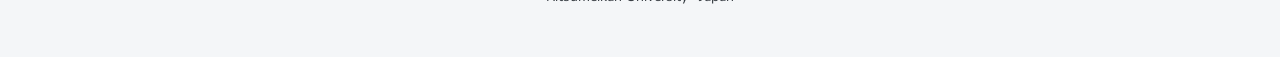
<file: research.html>
<!DOCTYPE html>
<html lang="en-US">
<head>
  <meta charset="UTF-8">
  <meta name="viewport" content="width=device-width, initial-scale=1">
  <meta name="description" content="Research themes and collaboration interests of Mondheera Pituxcoosuvarn.">
  <title>Research & Collaboration · Mondheera Pituxcoosuvarn AKA Ampere</title>
  <link rel="preconnect" href="https://fonts.googleapis.com">
  <link rel="preconnect" href="https://fonts.gstatic.com" crossorigin>
  <link rel="stylesheet" href="https://fonts.googleapis.com/css2?family=Nunito+Sans:wght@300;400;700;800&amp;display=swap">
  <link href="./css/font-awesome/css/all.min.css?ver=1.4.4" rel="stylesheet">
  <link href="./css/bootstrap-icons/bootstrap-icons.css?ver=1.4.4" rel="stylesheet">
  <link href="./css/bootstrap.min.css?ver=1.4.4" rel="stylesheet">
  <link href="./css/aos.css?ver=1.4.4" rel="stylesheet">
  <link href="./css/main.css?ver=1.4.4" rel="stylesheet">
</head>
<body id="top">
  <header class="bg-light">
    <nav class="navbar navbar-expand-lg navbar-light bg-light border-bottom" id="header-nav" role="navigation" aria-label="Main navigation">
      <div class="container">
        <a class="link-dark navbar-brand site-title mb-0" href="index.html"><span class="brand-full">Ampere’s Profile &amp; Research</span><span class="brand-short">Ampere</span></a>
        <button class="navbar-toggler" type="button" data-bs-toggle="collapse" data-bs-target="#mainNavigation" aria-controls="mainNavigation" aria-expanded="false" aria-label="Toggle navigation"><span class="navbar-toggler-icon"></span></button>
        <div class="collapse navbar-collapse" id="mainNavigation"><ul class="navbar-nav ms-auto me-2"><li class="nav-item"><a class="nav-link" href="index.html">Home</a></li>
<li class="nav-item"><a class="nav-link" href="profile.html">Profile & CV</a></li>
<li class="nav-item"><a class="nav-link active" aria-current="page" href="research.html">Research & Collaboration</a></li>
<li class="nav-item"><a class="nav-link" href="publications.html">Publications</a></li>
<li class="nav-item"><a class="nav-link" href="projects.html">Projects</a></li>
<li class="nav-item"><a class="nav-link" href="lovely_bricks/">LEGO Portfolio</a></li></ul></div>
      </div>
    </nav>
  </header>
  <main class="page-content"><div id="content"><header class="page-hero"><div class="container-narrow px-3"><p class="text-uppercase mb-2">What I work on</p><h1 class="marker">Research &amp; Collaboration</h1><p class="lead mt-4 mb-0">Interactive systems for learning, communication, and creative play.</p></div></header>
<section class="section px-3 px-lg-4 pt-5"><div class="container-narrow"><p class="text-center mx-auto mb-5" style="max-width:760px">I study how people and AI can work together to support understanding, participation, and creative expression.</p><div class="row g-3 research-areas"><div class="col-md-6"><article class="research-area h-100"><h2>Human–AI Collaboration</h2><p>Designing interactive systems that support people’s goals, participation, and understanding.</p></article></div><div class="col-md-6"><article class="research-area h-100"><h2>Multilingual &amp; Intercultural Communication</h2><p>Supporting communication and mutual understanding across language and cultural differences.</p></article></div><div class="col-md-6"><article class="research-area h-100"><h2>Learning &amp; Education</h2><p>Exploring collaborative learning, STEM education, language learning, and edutainment.</p></article></div><div class="col-md-6"><article class="research-area h-100"><h2>Interactive Play</h2><p>Investigating creative systems and playful experiences, including entertainment computing.</p></article></div></div></div></section>
<section class="section px-3 px-lg-4 pt-4 pb-5"><div class="container-narrow collaboration-panel"><h2 class="h4 marker">Work together</h2><p class="mt-4">I welcome research and project collaborations around human–AI interaction, multilingual communication, learning, and creative play.</p><p class="mb-0"><a href="https://si-lab.org" target="_blank" rel="noopener noreferrer">Visit the Social Intelligence Lab</a> or <a href="mailto:mond-p@fc.ritsumei.ac.jp">email me</a>.</p><a class="btn btn-primary mt-3" href="projects.html">Browse project examples</a></div></section></div></main>
  <footer class="pt-4 pb-4 text-center bg-light">
      <div class="container">
        <nav class="social-nav" aria-label="Social links"><ul class="nav justify-content-center">
          <li class="nav-item"><a class="nav-link" href="https://www.instagram.com/lovely_bricks/" title="Instagram"><i class="fab fa-instagram" aria-hidden="true"></i><span class="visually-hidden">Instagram</span></a></li>
          <li class="nav-item"><a class="nav-link" href="https://www.linkedin.com/in/mondheera-pituxcoosuvarn-775b5681/" title="LinkedIn"><i class="fab fa-linkedin" aria-hidden="true"></i><span class="visually-hidden">LinkedIn</span></a></li>
          <li class="nav-item"><a class="nav-link" href="https://scholar.google.com/citations?user=QddseR4AAAAJ&amp;hl=en&amp;oi=ao" title="Google Scholar" target="_blank" rel="noopener noreferrer"><i class="fas fa-graduation-cap" aria-hidden="true"></i><span class="visually-hidden">Google Scholar</span></a></li>
        </ul></nav>
        <div class="text-small text-secondary mt-3"><div class="mb-1">&copy; Mondheera Pituxcoosuvarn. All rights reserved.</div><div>Ritsumeikan University · Japan</div></div>
      </div>
    </footer>
    <div id="scrolltop"><a class="btn btn-secondary" href="#top" aria-label="Back to top"><span class="icon"><i class="fas fa-angle-up" aria-hidden="true"></i></span></a></div>
  <script src="./scripts/imagesloaded.pkgd.min.js?ver=1.4.4"></script>
  <script src="./scripts/masonry.pkgd.min.js?ver=1.4.4"></script>
  <script src="./scripts/BigPicture.min.js?ver=1.4.4"></script>
  <script src="./scripts/purecounter.min.js?ver=1.4.4"></script>
  <script src="./scripts/bootstrap.bundle.min.js?ver=1.4.4"></script>
  <script src="./scripts/aos.min.js?ver=1.4.4"></script>
  <script src="./scripts/main.js?ver=1.4.4"></script>
  <script src="./scripts/content.js?ver=1.4.4"></script>
</body>
</html>
</file>
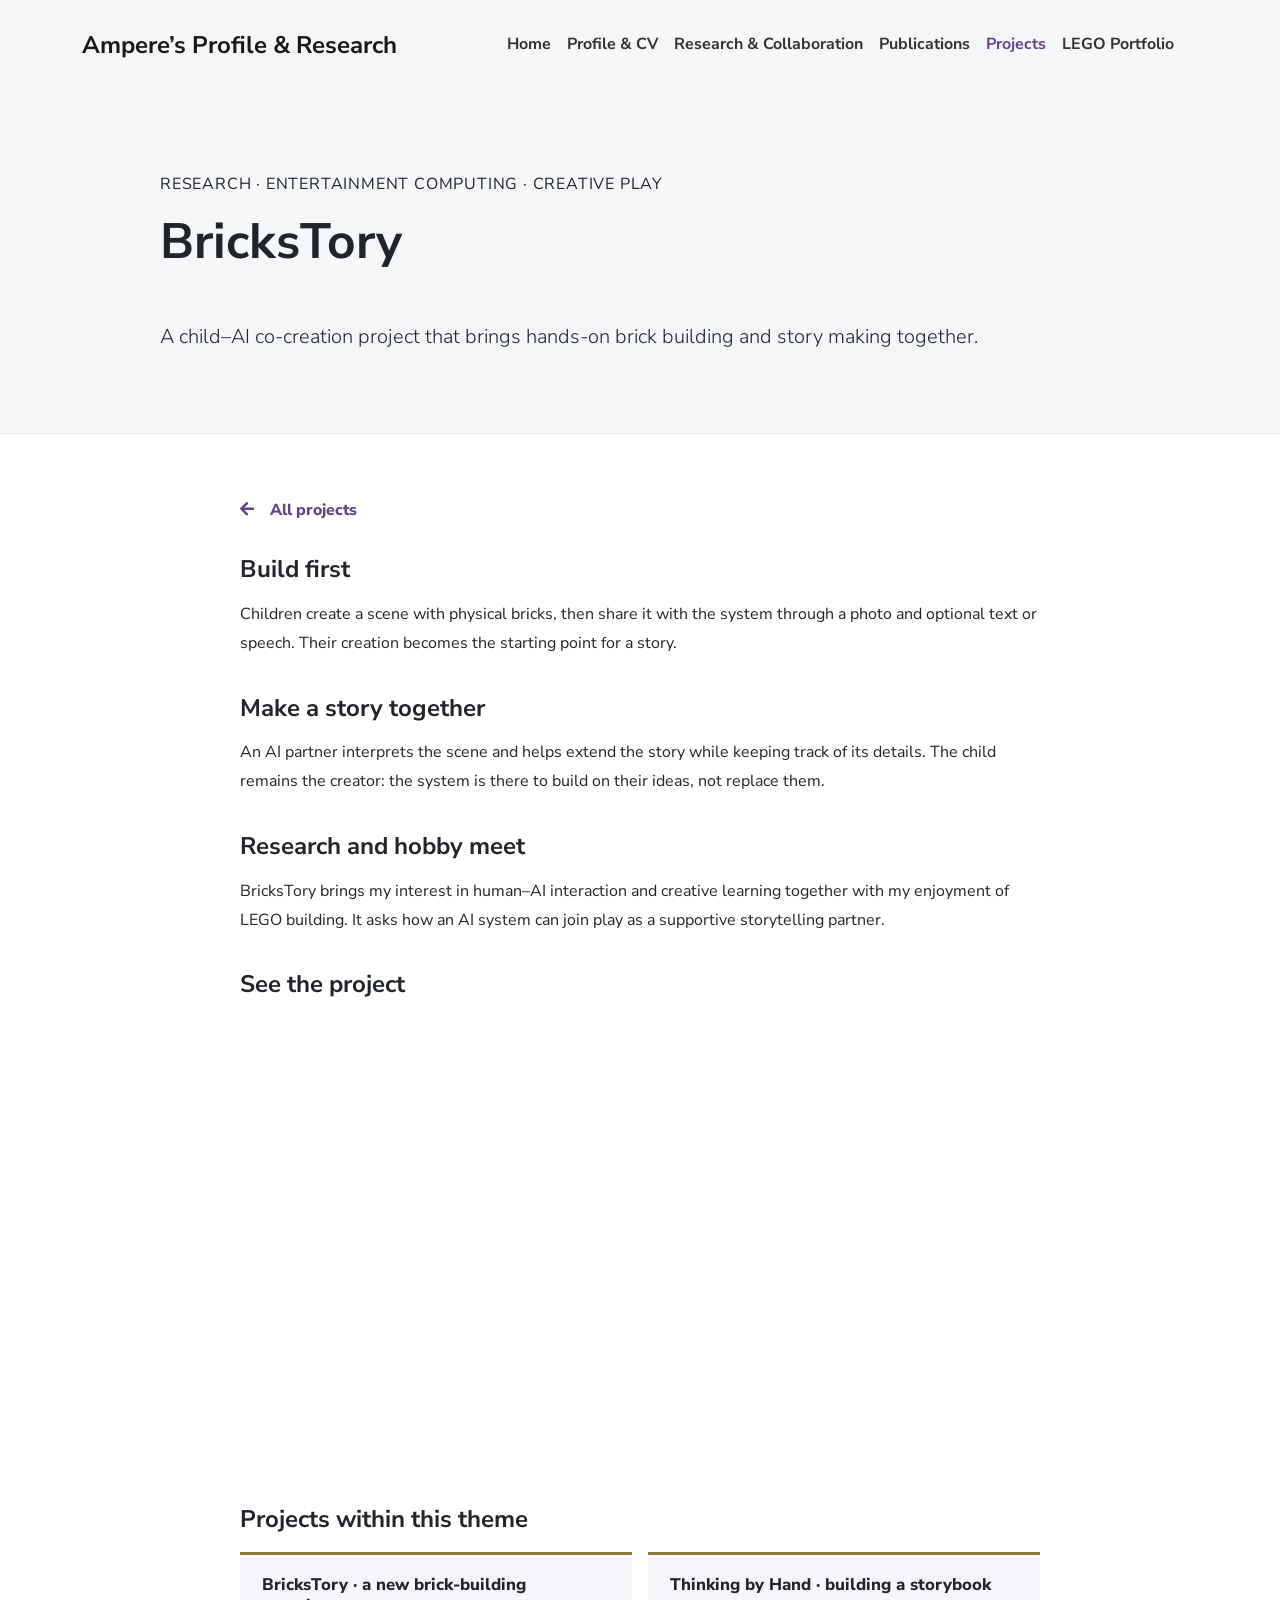
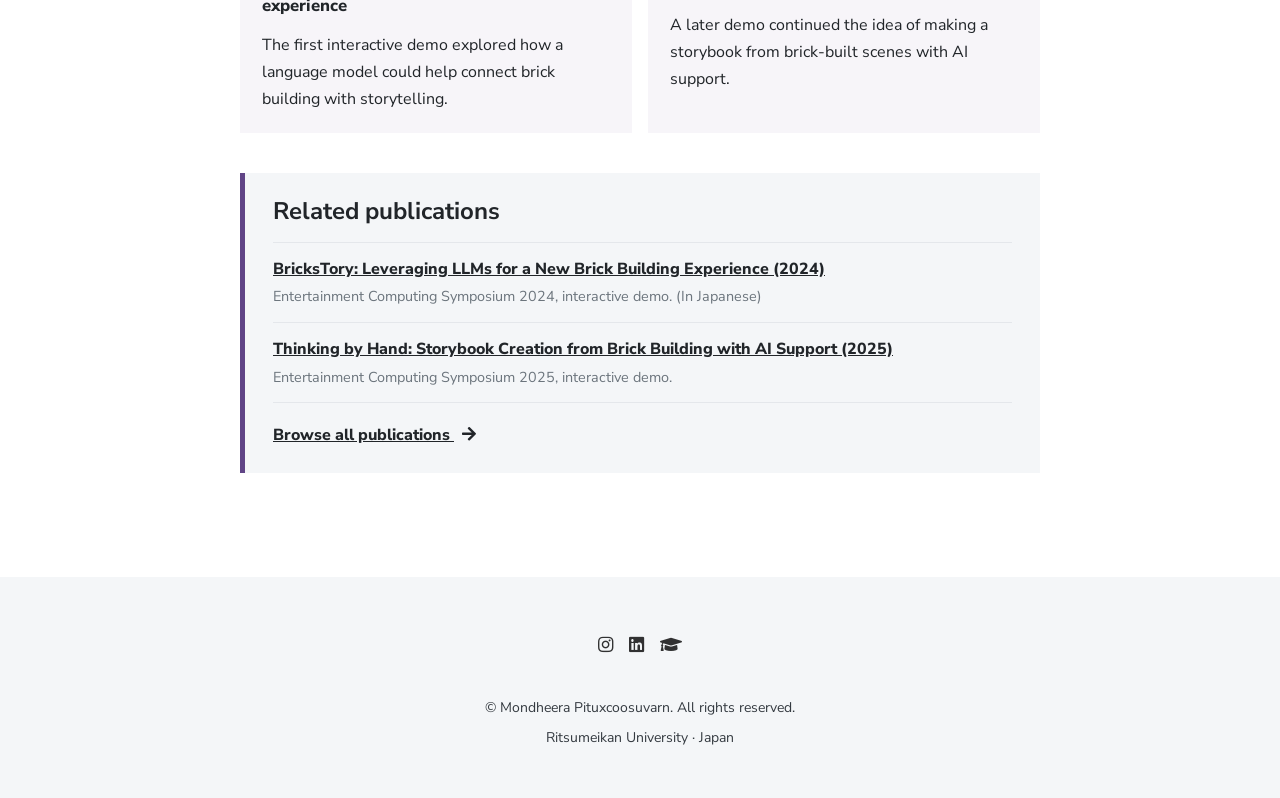
<file: projects/brickstory.html>
<!DOCTYPE html>
<html lang="en-US">
<head>
  <meta charset="UTF-8">
  <meta name="viewport" content="width=device-width, initial-scale=1">
  <meta name="description" content="A child–AI co-creation project that brings hands-on brick building and story making together.">
  <title>BricksTory · Mondheera Pituxcoosuvarn AKA Ampere</title>
  <link rel="preconnect" href="https://fonts.googleapis.com">
  <link rel="preconnect" href="https://fonts.gstatic.com" crossorigin>
  <link rel="stylesheet" href="https://fonts.googleapis.com/css2?family=Nunito+Sans:wght@300;400;700;800&amp;display=swap">
  <link href="../css/font-awesome/css/all.min.css?ver=1.4.5" rel="stylesheet">
  <link href="../css/bootstrap-icons/bootstrap-icons.css?ver=1.4.5" rel="stylesheet">
  <link href="../css/bootstrap.min.css?ver=1.4.5" rel="stylesheet">
  <link href="../css/aos.css?ver=1.4.5" rel="stylesheet">
  <link href="../css/main.css?ver=1.4.5" rel="stylesheet">
</head>
<body id="top" class="brickstory-detail">
  <header class="bg-light">
    <nav class="navbar navbar-expand-lg navbar-light bg-light border-bottom" id="header-nav" role="navigation" aria-label="Main navigation">
      <div class="container">
        <a class="link-dark navbar-brand site-title mb-0" href="../index.html"><span class="brand-full">Ampere’s Profile &amp; Research</span><span class="brand-short">Ampere</span></a>
        <button class="navbar-toggler" type="button" data-bs-toggle="collapse" data-bs-target="#mainNavigation" aria-controls="mainNavigation" aria-expanded="false" aria-label="Toggle navigation"><span class="navbar-toggler-icon"></span></button>
        <div class="collapse navbar-collapse" id="mainNavigation"><ul class="navbar-nav ms-auto me-2"><li class="nav-item"><a class="nav-link" href="../index.html">Home</a></li>
<li class="nav-item"><a class="nav-link" href="../profile.html">Profile &amp; CV</a></li>
<li class="nav-item"><a class="nav-link" href="../research.html">Research &amp; Collaboration</a></li>
<li class="nav-item"><a class="nav-link" href="../publications.html">Publications</a></li>
<li class="nav-item"><a class="nav-link active" aria-current="page" href="../projects.html">Projects</a></li>
<li class="nav-item"><a class="nav-link" href="../lovely_bricks/">LEGO Portfolio</a></li></ul></div>
      </div>
    </nav>
  </header>
  <main class="page-content"><div id="content">
    <header class="page-hero"><div class="container-narrow px-3"><p class="text-uppercase mb-2">Research · Entertainment computing · Creative play</p><h1>BricksTory</h1><p class="lead mt-4 mb-0">A child–AI co-creation project that brings hands-on brick building and story making together.</p></div></header>
    <section class="section px-3 px-lg-4 pt-5 pb-5"><div class="container-narrow project-detail">
      <a class="project-back" href="../projects.html"><i class="fas fa-arrow-left me-2" aria-hidden="true"></i>All projects</a>
      <article class="project-detail-section"><h2 class="h4">Build first</h2><p>Children create a scene with physical bricks, then share it with the system through a photo and optional text or speech. Their creation becomes the starting point for a story.</p></article>
<article class="project-detail-section"><h2 class="h4">Make a story together</h2><p>An AI partner interprets the scene and helps extend the story while keeping track of its details. The child remains the creator: the system is there to build on their ideas, not replace them.</p></article>
<article class="project-detail-section"><h2 class="h4">Research and hobby meet</h2><p>BricksTory brings my interest in human–AI interaction and creative learning together with my enjoyment of LEGO building. It asks how an AI system can join play as a supportive storytelling partner.</p></article>
      <section class="project-video" aria-labelledby="project-video-title"><h2 class="h4" id="project-video-title">See the project</h2><div class="ratio ratio-16x9"><iframe src="https://www.youtube-nocookie.com/embed/5W6AQ6gb6PI" title="BricksTory project introduction" loading="lazy" referrerpolicy="strict-origin-when-cross-origin" allow="accelerometer; autoplay; clipboard-write; encrypted-media; gyroscope; picture-in-picture; web-share" allowfullscreen></iframe></div></section>
      <section class="project-subprojects"><h2 class="h4">Projects within this theme</h2><div class="project-subproject-grid"><article class="project-subproject"><h3>BricksTory · a new brick-building experience</h3><p>The first interactive demo explored how a language model could help connect brick building with storytelling.</p></article><article class="project-subproject"><h3>Thinking by Hand · building a storybook</h3><p>A later demo continued the idea of making a storybook from brick-built scenes with AI support.</p></article></div></section>
      <aside class="project-detail-work"><h2 class="h4">Related publications</h2><ul class="project-publications"><li><a href="../publications.html?search=BricksTory">BricksTory: Leveraging LLMs for a New Brick Building Experience (2024)</a><span>Entertainment Computing Symposium 2024, interactive demo. (In Japanese)</span></li><li><a href="../publications.html?search=Thinking%20by%20Hand">Thinking by Hand: Storybook Creation from Brick Building with AI Support (2025)</a><span>Entertainment Computing Symposium 2025, interactive demo.</span></li></ul><a class="project-all-publications" href="../publications.html">Browse all publications <i class="fas fa-arrow-right ms-1" aria-hidden="true"></i></a></aside>
    </div></section>
  </div></main>
  <footer class="pt-4 pb-4 text-center bg-light"><div class="container"><nav class="social-nav" aria-label="Social links"><ul class="nav justify-content-center">
<li class="nav-item"><a class="nav-link" href="https://www.instagram.com/lovely_bricks/" title="Instagram"><i class="fab fa-instagram" aria-hidden="true"></i><span class="visually-hidden">Instagram</span></a></li>
<li class="nav-item"><a class="nav-link" href="https://www.linkedin.com/in/mondheera-pituxcoosuvarn-775b5681/" title="LinkedIn"><i class="fab fa-linkedin" aria-hidden="true"></i><span class="visually-hidden">LinkedIn</span></a></li>
<li class="nav-item"><a class="nav-link" href="https://scholar.google.com/citations?user=QddseR4AAAAJ&amp;hl=en&amp;oi=ao" title="Google Scholar" target="_blank" rel="noopener noreferrer"><i class="fas fa-graduation-cap" aria-hidden="true"></i><span class="visually-hidden">Google Scholar</span></a></li>
</ul></nav><div class="text-small text-secondary mt-3"><div class="mb-1">&copy; Mondheera Pituxcoosuvarn. All rights reserved.</div><div>Ritsumeikan University · Japan</div></div></div></footer>
  <div id="scrolltop"><a class="btn btn-secondary" href="#top" aria-label="Back to top"><span class="icon"><i class="fas fa-angle-up" aria-hidden="true"></i></span></a></div>
  <script src="../scripts/bootstrap.bundle.min.js?ver=1.4.5"></script><script src="../scripts/main.js?ver=1.4.5"></script>
</body>
</html>
</file>
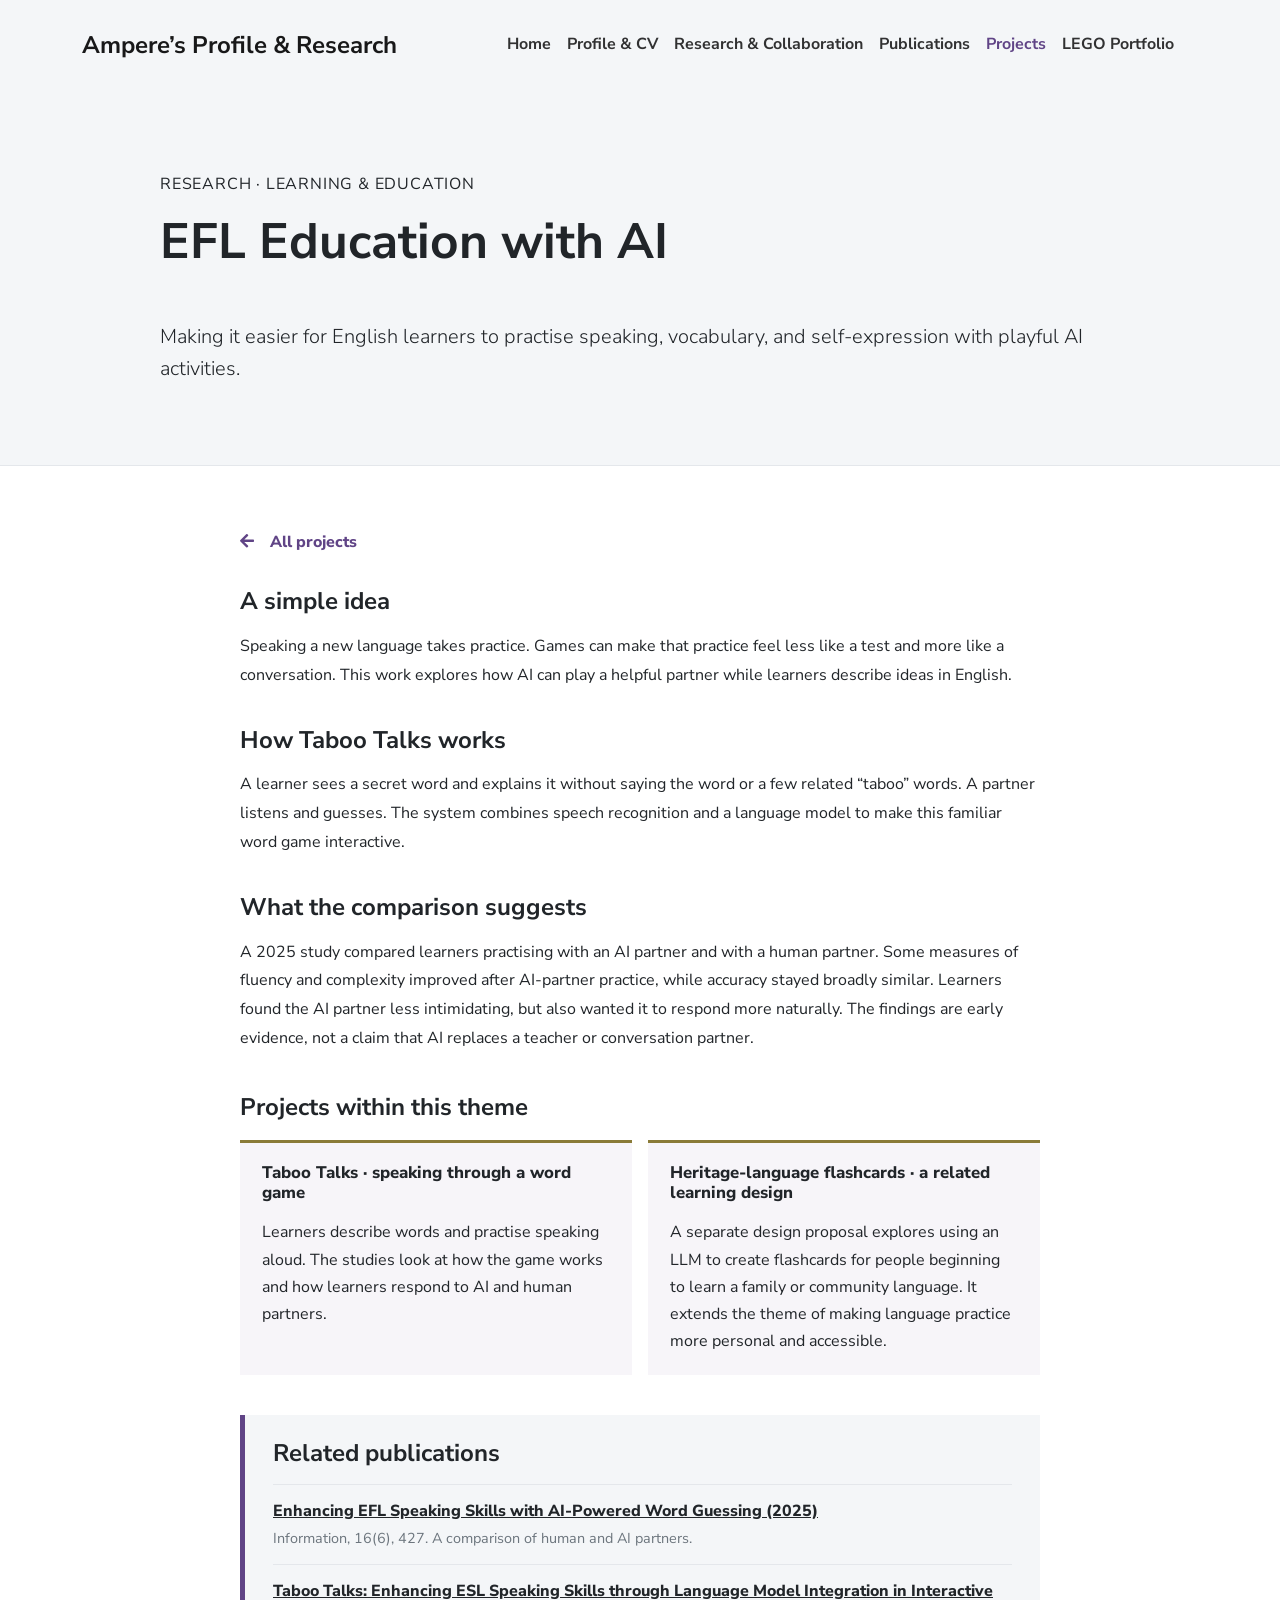
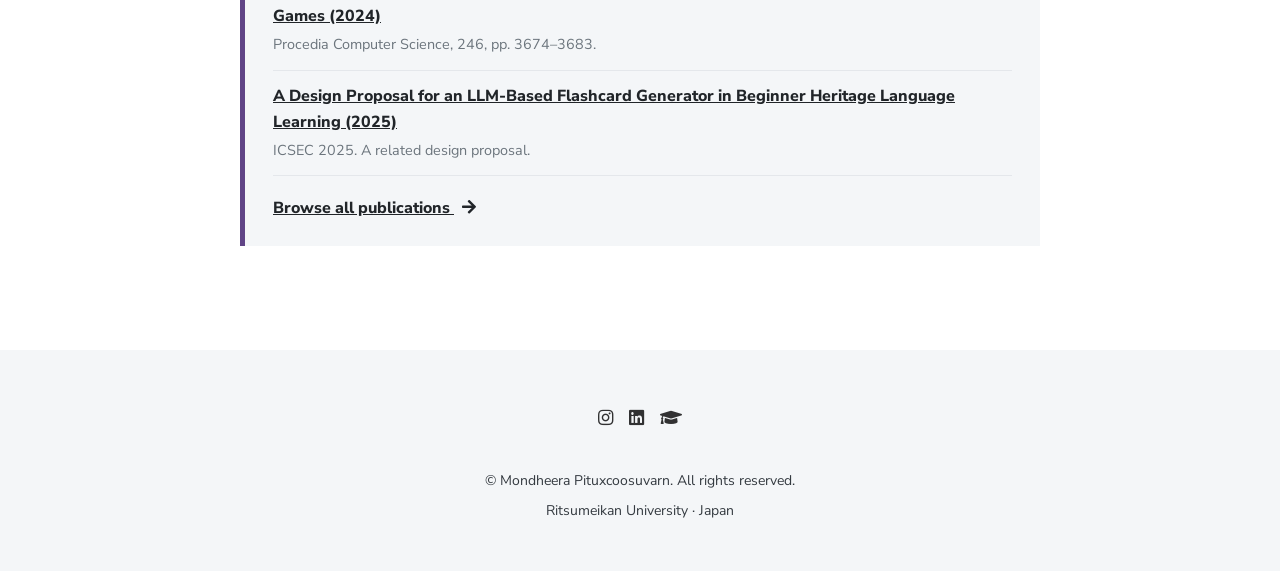
<file: projects/efl-education-ai.html>
<!DOCTYPE html>
<html lang="en-US">
<head>
  <meta charset="UTF-8">
  <meta name="viewport" content="width=device-width, initial-scale=1">
  <meta name="description" content="Making it easier for English learners to practise speaking, vocabulary, and self-expression with playful AI activities.">
  <title>EFL Education with AI · Mondheera Pituxcoosuvarn AKA Ampere</title>
  <link rel="preconnect" href="https://fonts.googleapis.com">
  <link rel="preconnect" href="https://fonts.gstatic.com" crossorigin>
  <link rel="stylesheet" href="https://fonts.googleapis.com/css2?family=Nunito+Sans:wght@300;400;700;800&amp;display=swap">
  <link href="../css/font-awesome/css/all.min.css?ver=1.4.5" rel="stylesheet">
  <link href="../css/bootstrap-icons/bootstrap-icons.css?ver=1.4.5" rel="stylesheet">
  <link href="../css/bootstrap.min.css?ver=1.4.5" rel="stylesheet">
  <link href="../css/aos.css?ver=1.4.5" rel="stylesheet">
  <link href="../css/main.css?ver=1.4.5" rel="stylesheet">
</head>
<body id="top" class="">
  <header class="bg-light">
    <nav class="navbar navbar-expand-lg navbar-light bg-light border-bottom" id="header-nav" role="navigation" aria-label="Main navigation">
      <div class="container">
        <a class="link-dark navbar-brand site-title mb-0" href="../index.html"><span class="brand-full">Ampere’s Profile &amp; Research</span><span class="brand-short">Ampere</span></a>
        <button class="navbar-toggler" type="button" data-bs-toggle="collapse" data-bs-target="#mainNavigation" aria-controls="mainNavigation" aria-expanded="false" aria-label="Toggle navigation"><span class="navbar-toggler-icon"></span></button>
        <div class="collapse navbar-collapse" id="mainNavigation"><ul class="navbar-nav ms-auto me-2"><li class="nav-item"><a class="nav-link" href="../index.html">Home</a></li>
<li class="nav-item"><a class="nav-link" href="../profile.html">Profile &amp; CV</a></li>
<li class="nav-item"><a class="nav-link" href="../research.html">Research &amp; Collaboration</a></li>
<li class="nav-item"><a class="nav-link" href="../publications.html">Publications</a></li>
<li class="nav-item"><a class="nav-link active" aria-current="page" href="../projects.html">Projects</a></li>
<li class="nav-item"><a class="nav-link" href="../lovely_bricks/">LEGO Portfolio</a></li></ul></div>
      </div>
    </nav>
  </header>
  <main class="page-content"><div id="content">
    <header class="page-hero"><div class="container-narrow px-3"><p class="text-uppercase mb-2">Research · Learning & education</p><h1>EFL Education with AI</h1><p class="lead mt-4 mb-0">Making it easier for English learners to practise speaking, vocabulary, and self-expression with playful AI activities.</p></div></header>
    <section class="section px-3 px-lg-4 pt-5 pb-5"><div class="container-narrow project-detail">
      <a class="project-back" href="../projects.html"><i class="fas fa-arrow-left me-2" aria-hidden="true"></i>All projects</a>
      <article class="project-detail-section"><h2 class="h4">A simple idea</h2><p>Speaking a new language takes practice. Games can make that practice feel less like a test and more like a conversation. This work explores how AI can play a helpful partner while learners describe ideas in English.</p></article>
<article class="project-detail-section"><h2 class="h4">How Taboo Talks works</h2><p>A learner sees a secret word and explains it without saying the word or a few related “taboo” words. A partner listens and guesses. The system combines speech recognition and a language model to make this familiar word game interactive.</p></article>
<article class="project-detail-section"><h2 class="h4">What the comparison suggests</h2><p>A 2025 study compared learners practising with an AI partner and with a human partner. Some measures of fluency and complexity improved after AI-partner practice, while accuracy stayed broadly similar. Learners found the AI partner less intimidating, but also wanted it to respond more naturally. The findings are early evidence, not a claim that AI replaces a teacher or conversation partner.</p></article>
      <section class="project-subprojects"><h2 class="h4">Projects within this theme</h2><div class="project-subproject-grid"><article class="project-subproject"><h3>Taboo Talks · speaking through a word game</h3><p>Learners describe words and practise speaking aloud. The studies look at how the game works and how learners respond to AI and human partners.</p></article><article class="project-subproject"><h3>Heritage-language flashcards · a related learning design</h3><p>A separate design proposal explores using an LLM to create flashcards for people beginning to learn a family or community language. It extends the theme of making language practice more personal and accessible.</p></article></div></section>
      <aside class="project-detail-work"><h2 class="h4">Related publications</h2><ul class="project-publications"><li><a href="../publications.html?search=Enhancing%20EFL%20Speaking">Enhancing EFL Speaking Skills with AI-Powered Word Guessing (2025)</a><span>Information, 16(6), 427. A comparison of human and AI partners.</span></li><li><a href="../publications.html?search=Taboo%20Talks">Taboo Talks: Enhancing ESL Speaking Skills through Language Model Integration in Interactive Games (2024)</a><span>Procedia Computer Science, 246, pp. 3674–3683.</span></li><li><a href="../publications.html?search=Flashcard%20Generator">A Design Proposal for an LLM-Based Flashcard Generator in Beginner Heritage Language Learning (2025)</a><span>ICSEC 2025. A related design proposal.</span></li></ul><a class="project-all-publications" href="../publications.html">Browse all publications <i class="fas fa-arrow-right ms-1" aria-hidden="true"></i></a></aside>
    </div></section>
  </div></main>
  <footer class="pt-4 pb-4 text-center bg-light"><div class="container"><nav class="social-nav" aria-label="Social links"><ul class="nav justify-content-center">
<li class="nav-item"><a class="nav-link" href="https://www.instagram.com/lovely_bricks/" title="Instagram"><i class="fab fa-instagram" aria-hidden="true"></i><span class="visually-hidden">Instagram</span></a></li>
<li class="nav-item"><a class="nav-link" href="https://www.linkedin.com/in/mondheera-pituxcoosuvarn-775b5681/" title="LinkedIn"><i class="fab fa-linkedin" aria-hidden="true"></i><span class="visually-hidden">LinkedIn</span></a></li>
<li class="nav-item"><a class="nav-link" href="https://scholar.google.com/citations?user=QddseR4AAAAJ&amp;hl=en&amp;oi=ao" title="Google Scholar" target="_blank" rel="noopener noreferrer"><i class="fas fa-graduation-cap" aria-hidden="true"></i><span class="visually-hidden">Google Scholar</span></a></li>
</ul></nav><div class="text-small text-secondary mt-3"><div class="mb-1">&copy; Mondheera Pituxcoosuvarn. All rights reserved.</div><div>Ritsumeikan University · Japan</div></div></div></footer>
  <div id="scrolltop"><a class="btn btn-secondary" href="#top" aria-label="Back to top"><span class="icon"><i class="fas fa-angle-up" aria-hidden="true"></i></span></a></div>
  <script src="../scripts/bootstrap.bundle.min.js?ver=1.4.5"></script><script src="../scripts/main.js?ver=1.4.5"></script>
</body>
</html>
</file>
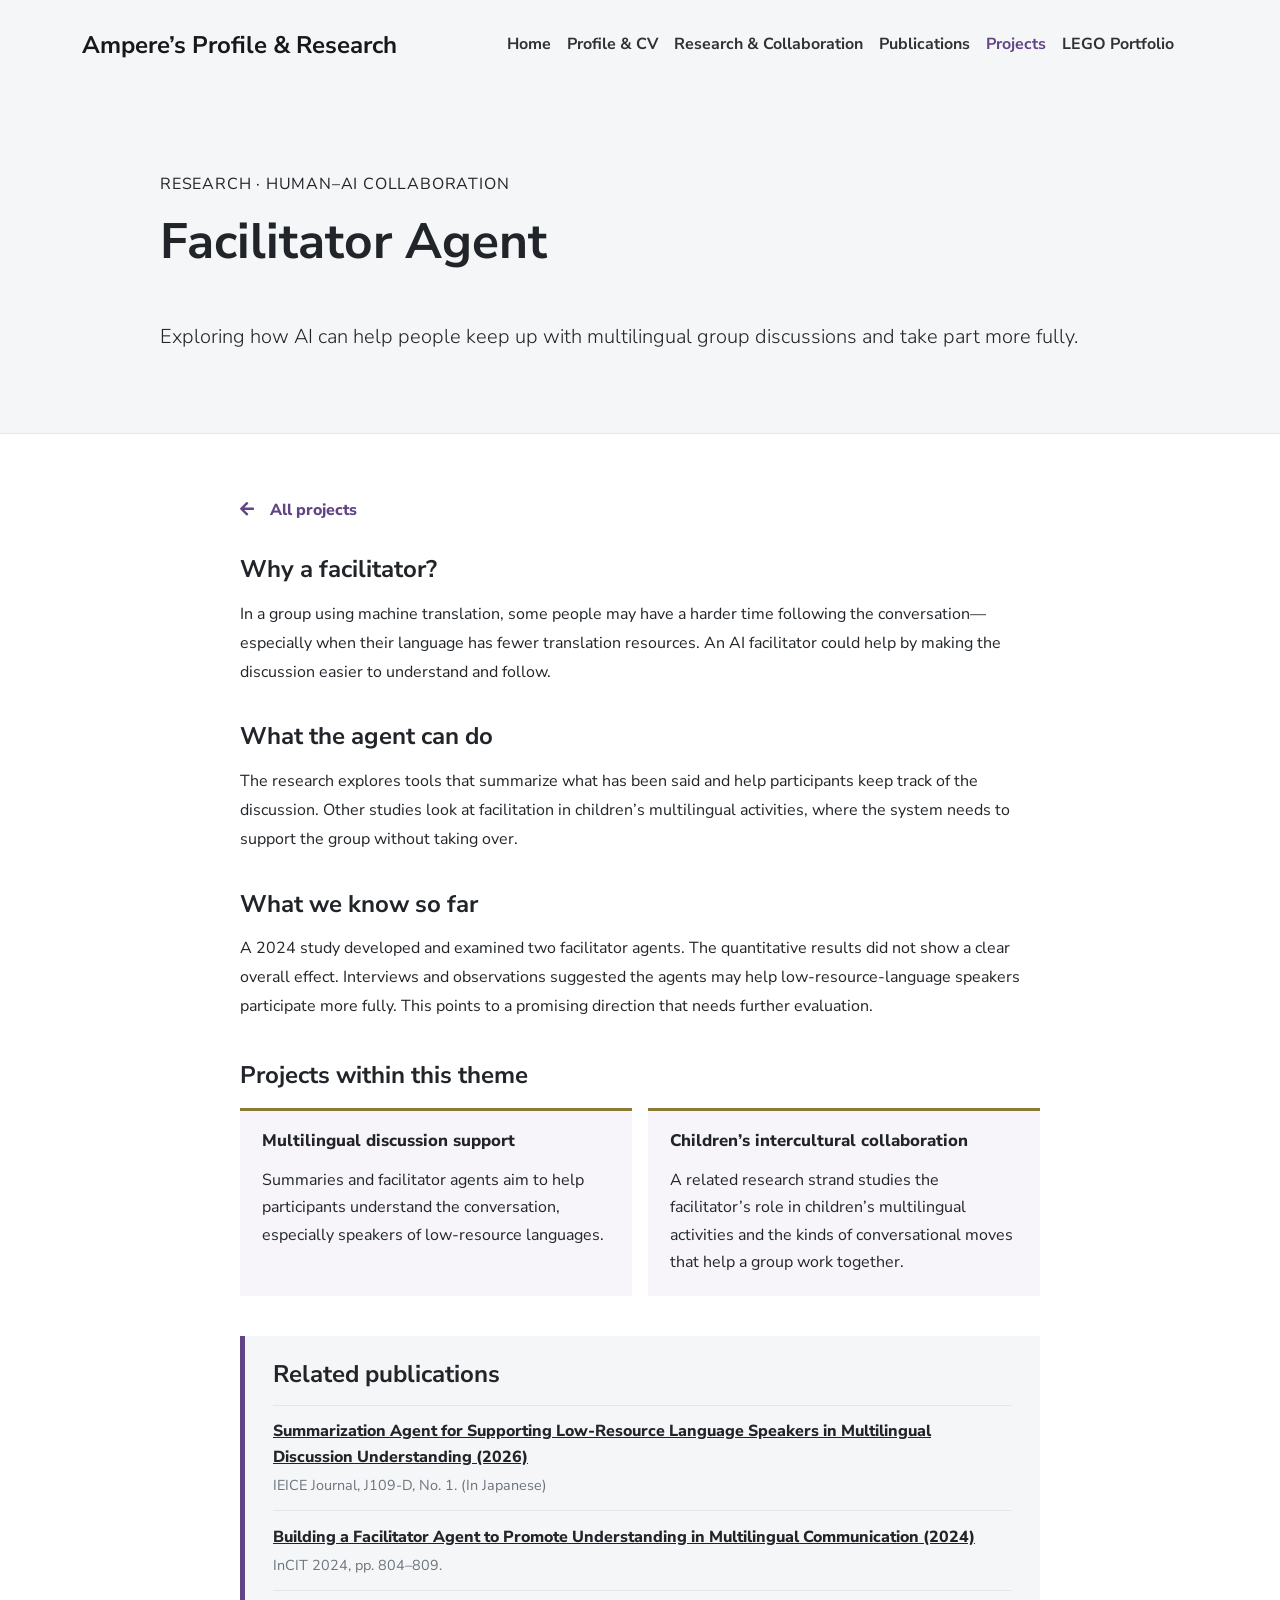
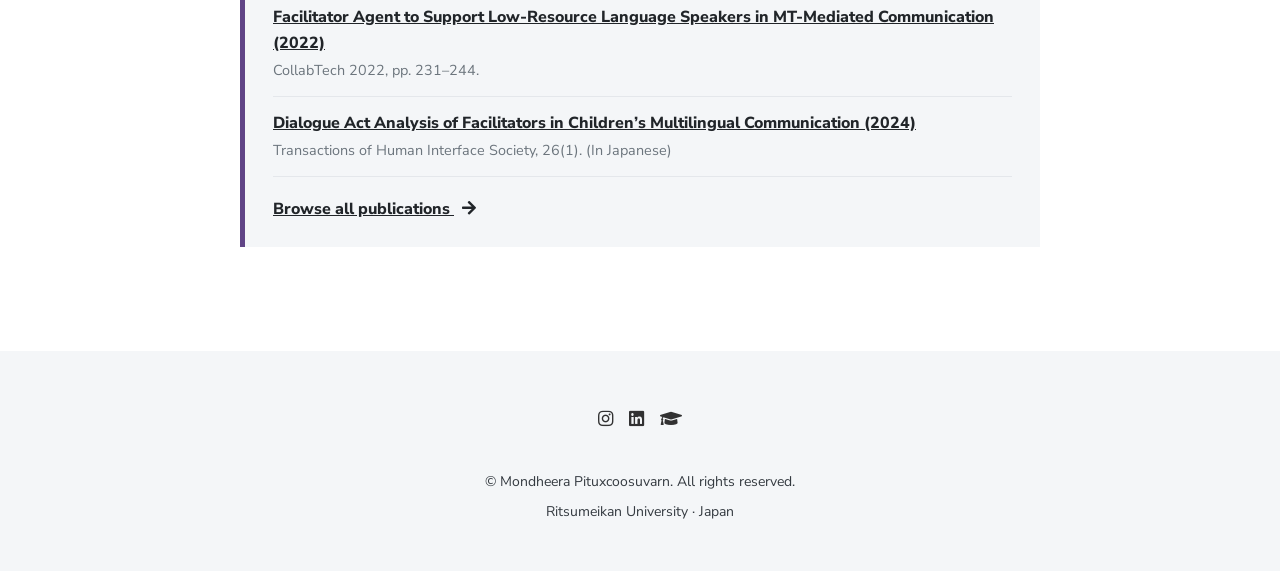
<file: projects/facilitator-agent.html>
<!DOCTYPE html>
<html lang="en-US">
<head>
  <meta charset="UTF-8">
  <meta name="viewport" content="width=device-width, initial-scale=1">
  <meta name="description" content="Exploring how AI can help people keep up with multilingual group discussions and take part more fully.">
  <title>Facilitator Agent · Mondheera Pituxcoosuvarn AKA Ampere</title>
  <link rel="preconnect" href="https://fonts.googleapis.com">
  <link rel="preconnect" href="https://fonts.gstatic.com" crossorigin>
  <link rel="stylesheet" href="https://fonts.googleapis.com/css2?family=Nunito+Sans:wght@300;400;700;800&amp;display=swap">
  <link href="../css/font-awesome/css/all.min.css?ver=1.4.5" rel="stylesheet">
  <link href="../css/bootstrap-icons/bootstrap-icons.css?ver=1.4.5" rel="stylesheet">
  <link href="../css/bootstrap.min.css?ver=1.4.5" rel="stylesheet">
  <link href="../css/aos.css?ver=1.4.5" rel="stylesheet">
  <link href="../css/main.css?ver=1.4.5" rel="stylesheet">
</head>
<body id="top" class="">
  <header class="bg-light">
    <nav class="navbar navbar-expand-lg navbar-light bg-light border-bottom" id="header-nav" role="navigation" aria-label="Main navigation">
      <div class="container">
        <a class="link-dark navbar-brand site-title mb-0" href="../index.html"><span class="brand-full">Ampere’s Profile &amp; Research</span><span class="brand-short">Ampere</span></a>
        <button class="navbar-toggler" type="button" data-bs-toggle="collapse" data-bs-target="#mainNavigation" aria-controls="mainNavigation" aria-expanded="false" aria-label="Toggle navigation"><span class="navbar-toggler-icon"></span></button>
        <div class="collapse navbar-collapse" id="mainNavigation"><ul class="navbar-nav ms-auto me-2"><li class="nav-item"><a class="nav-link" href="../index.html">Home</a></li>
<li class="nav-item"><a class="nav-link" href="../profile.html">Profile &amp; CV</a></li>
<li class="nav-item"><a class="nav-link" href="../research.html">Research &amp; Collaboration</a></li>
<li class="nav-item"><a class="nav-link" href="../publications.html">Publications</a></li>
<li class="nav-item"><a class="nav-link active" aria-current="page" href="../projects.html">Projects</a></li>
<li class="nav-item"><a class="nav-link" href="../lovely_bricks/">LEGO Portfolio</a></li></ul></div>
      </div>
    </nav>
  </header>
  <main class="page-content"><div id="content">
    <header class="page-hero"><div class="container-narrow px-3"><p class="text-uppercase mb-2">Research · Human–AI collaboration</p><h1>Facilitator Agent</h1><p class="lead mt-4 mb-0">Exploring how AI can help people keep up with multilingual group discussions and take part more fully.</p></div></header>
    <section class="section px-3 px-lg-4 pt-5 pb-5"><div class="container-narrow project-detail">
      <a class="project-back" href="../projects.html"><i class="fas fa-arrow-left me-2" aria-hidden="true"></i>All projects</a>
      <article class="project-detail-section"><h2 class="h4">Why a facilitator?</h2><p>In a group using machine translation, some people may have a harder time following the conversation—especially when their language has fewer translation resources. An AI facilitator could help by making the discussion easier to understand and follow.</p></article>
<article class="project-detail-section"><h2 class="h4">What the agent can do</h2><p>The research explores tools that summarize what has been said and help participants keep track of the discussion. Other studies look at facilitation in children’s multilingual activities, where the system needs to support the group without taking over.</p></article>
<article class="project-detail-section"><h2 class="h4">What we know so far</h2><p>A 2024 study developed and examined two facilitator agents. The quantitative results did not show a clear overall effect. Interviews and observations suggested the agents may help low-resource-language speakers participate more fully. This points to a promising direction that needs further evaluation.</p></article>
      <section class="project-subprojects"><h2 class="h4">Projects within this theme</h2><div class="project-subproject-grid"><article class="project-subproject"><h3>Multilingual discussion support</h3><p>Summaries and facilitator agents aim to help participants understand the conversation, especially speakers of low-resource languages.</p></article><article class="project-subproject"><h3>Children’s intercultural collaboration</h3><p>A related research strand studies the facilitator’s role in children’s multilingual activities and the kinds of conversational moves that help a group work together.</p></article></div></section>
      <aside class="project-detail-work"><h2 class="h4">Related publications</h2><ul class="project-publications"><li><a href="../publications.html?search=Summarization%20Agent">Summarization Agent for Supporting Low-Resource Language Speakers in Multilingual Discussion Understanding (2026)</a><span>IEICE Journal, J109-D, No. 1. (In Japanese)</span></li><li><a href="../publications.html?search=Building%20a%20Facilitator%20Agent">Building a Facilitator Agent to Promote Understanding in Multilingual Communication (2024)</a><span>InCIT 2024, pp. 804–809.</span></li><li><a href="../publications.html?search=Facilitator%20Agent%20to%20Support">Facilitator Agent to Support Low-Resource Language Speakers in MT-Mediated Communication (2022)</a><span>CollabTech 2022, pp. 231–244.</span></li><li><a href="../publications.html?search=Dialogue%20Act%20Analysis%20of%20Facilitators">Dialogue Act Analysis of Facilitators in Children’s Multilingual Communication (2024)</a><span>Transactions of Human Interface Society, 26(1). (In Japanese)</span></li></ul><a class="project-all-publications" href="../publications.html">Browse all publications <i class="fas fa-arrow-right ms-1" aria-hidden="true"></i></a></aside>
    </div></section>
  </div></main>
  <footer class="pt-4 pb-4 text-center bg-light"><div class="container"><nav class="social-nav" aria-label="Social links"><ul class="nav justify-content-center">
<li class="nav-item"><a class="nav-link" href="https://www.instagram.com/lovely_bricks/" title="Instagram"><i class="fab fa-instagram" aria-hidden="true"></i><span class="visually-hidden">Instagram</span></a></li>
<li class="nav-item"><a class="nav-link" href="https://www.linkedin.com/in/mondheera-pituxcoosuvarn-775b5681/" title="LinkedIn"><i class="fab fa-linkedin" aria-hidden="true"></i><span class="visually-hidden">LinkedIn</span></a></li>
<li class="nav-item"><a class="nav-link" href="https://scholar.google.com/citations?user=QddseR4AAAAJ&amp;hl=en&amp;oi=ao" title="Google Scholar" target="_blank" rel="noopener noreferrer"><i class="fas fa-graduation-cap" aria-hidden="true"></i><span class="visually-hidden">Google Scholar</span></a></li>
</ul></nav><div class="text-small text-secondary mt-3"><div class="mb-1">&copy; Mondheera Pituxcoosuvarn. All rights reserved.</div><div>Ritsumeikan University · Japan</div></div></div></footer>
  <div id="scrolltop"><a class="btn btn-secondary" href="#top" aria-label="Back to top"><span class="icon"><i class="fas fa-angle-up" aria-hidden="true"></i></span></a></div>
  <script src="../scripts/bootstrap.bundle.min.js?ver=1.4.5"></script><script src="../scripts/main.js?ver=1.4.5"></script>
</body>
</html>
</file>
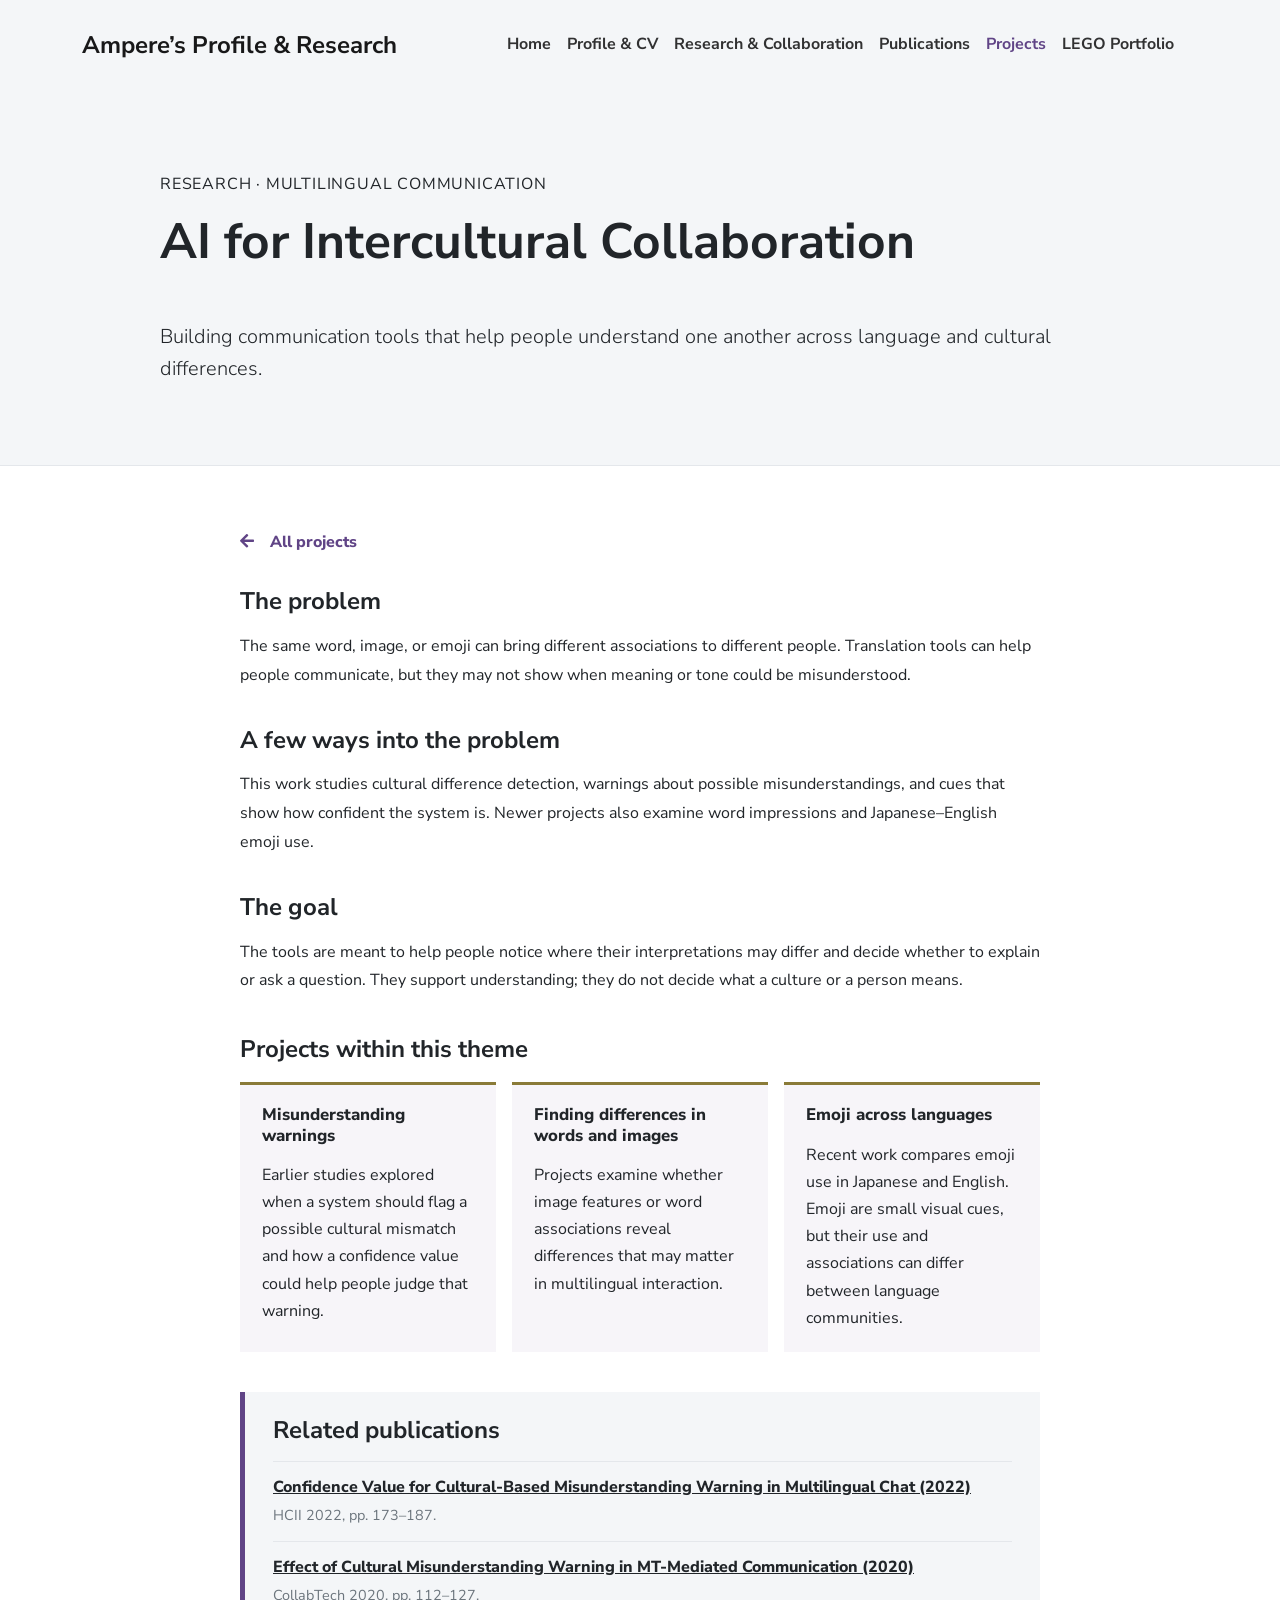
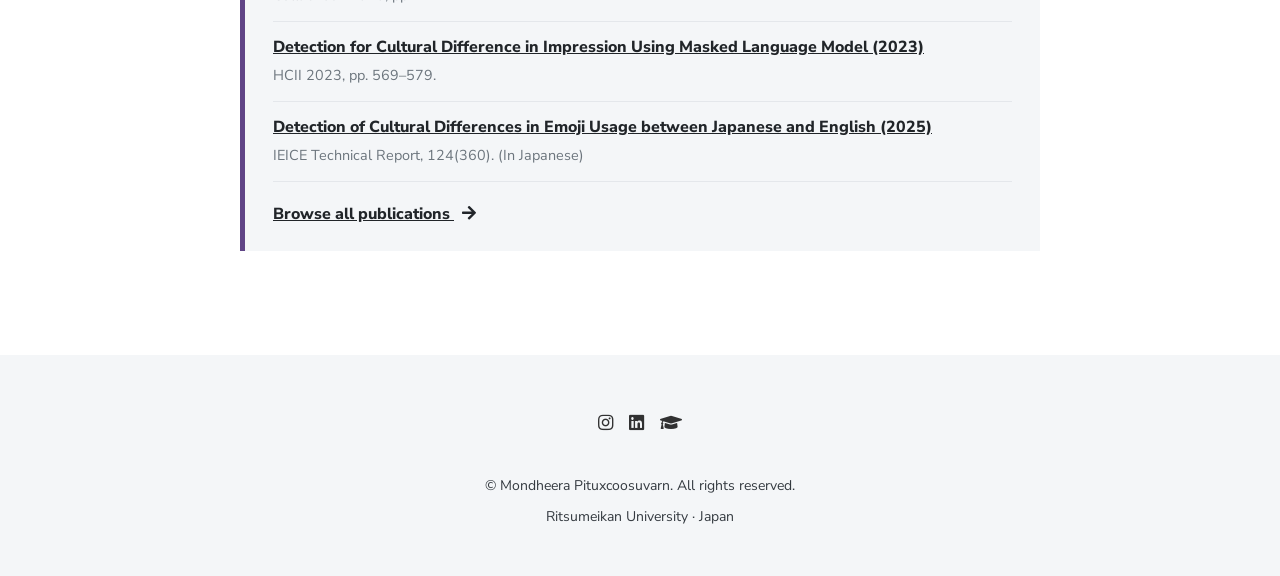
<file: projects/intercultural-collaboration.html>
<!DOCTYPE html>
<html lang="en-US">
<head>
  <meta charset="UTF-8">
  <meta name="viewport" content="width=device-width, initial-scale=1">
  <meta name="description" content="Building communication tools that help people understand one another across language and cultural differences.">
  <title>AI for Intercultural Collaboration · Mondheera Pituxcoosuvarn AKA Ampere</title>
  <link rel="preconnect" href="https://fonts.googleapis.com">
  <link rel="preconnect" href="https://fonts.gstatic.com" crossorigin>
  <link rel="stylesheet" href="https://fonts.googleapis.com/css2?family=Nunito+Sans:wght@300;400;700;800&amp;display=swap">
  <link href="../css/font-awesome/css/all.min.css?ver=1.4.5" rel="stylesheet">
  <link href="../css/bootstrap-icons/bootstrap-icons.css?ver=1.4.5" rel="stylesheet">
  <link href="../css/bootstrap.min.css?ver=1.4.5" rel="stylesheet">
  <link href="../css/aos.css?ver=1.4.5" rel="stylesheet">
  <link href="../css/main.css?ver=1.4.5" rel="stylesheet">
</head>
<body id="top" class="">
  <header class="bg-light">
    <nav class="navbar navbar-expand-lg navbar-light bg-light border-bottom" id="header-nav" role="navigation" aria-label="Main navigation">
      <div class="container">
        <a class="link-dark navbar-brand site-title mb-0" href="../index.html"><span class="brand-full">Ampere’s Profile &amp; Research</span><span class="brand-short">Ampere</span></a>
        <button class="navbar-toggler" type="button" data-bs-toggle="collapse" data-bs-target="#mainNavigation" aria-controls="mainNavigation" aria-expanded="false" aria-label="Toggle navigation"><span class="navbar-toggler-icon"></span></button>
        <div class="collapse navbar-collapse" id="mainNavigation"><ul class="navbar-nav ms-auto me-2"><li class="nav-item"><a class="nav-link" href="../index.html">Home</a></li>
<li class="nav-item"><a class="nav-link" href="../profile.html">Profile &amp; CV</a></li>
<li class="nav-item"><a class="nav-link" href="../research.html">Research &amp; Collaboration</a></li>
<li class="nav-item"><a class="nav-link" href="../publications.html">Publications</a></li>
<li class="nav-item"><a class="nav-link active" aria-current="page" href="../projects.html">Projects</a></li>
<li class="nav-item"><a class="nav-link" href="../lovely_bricks/">LEGO Portfolio</a></li></ul></div>
      </div>
    </nav>
  </header>
  <main class="page-content"><div id="content">
    <header class="page-hero"><div class="container-narrow px-3"><p class="text-uppercase mb-2">Research · Multilingual communication</p><h1>AI for Intercultural Collaboration</h1><p class="lead mt-4 mb-0">Building communication tools that help people understand one another across language and cultural differences.</p></div></header>
    <section class="section px-3 px-lg-4 pt-5 pb-5"><div class="container-narrow project-detail">
      <a class="project-back" href="../projects.html"><i class="fas fa-arrow-left me-2" aria-hidden="true"></i>All projects</a>
      <article class="project-detail-section"><h2 class="h4">The problem</h2><p>The same word, image, or emoji can bring different associations to different people. Translation tools can help people communicate, but they may not show when meaning or tone could be misunderstood.</p></article>
<article class="project-detail-section"><h2 class="h4">A few ways into the problem</h2><p>This work studies cultural difference detection, warnings about possible misunderstandings, and cues that show how confident the system is. Newer projects also examine word impressions and Japanese–English emoji use.</p></article>
<article class="project-detail-section"><h2 class="h4">The goal</h2><p>The tools are meant to help people notice where their interpretations may differ and decide whether to explain or ask a question. They support understanding; they do not decide what a culture or a person means.</p></article>
      <section class="project-subprojects"><h2 class="h4">Projects within this theme</h2><div class="project-subproject-grid"><article class="project-subproject"><h3>Misunderstanding warnings</h3><p>Earlier studies explored when a system should flag a possible cultural mismatch and how a confidence value could help people judge that warning.</p></article><article class="project-subproject"><h3>Finding differences in words and images</h3><p>Projects examine whether image features or word associations reveal differences that may matter in multilingual interaction.</p></article><article class="project-subproject"><h3>Emoji across languages</h3><p>Recent work compares emoji use in Japanese and English. Emoji are small visual cues, but their use and associations can differ between language communities.</p></article></div></section>
      <aside class="project-detail-work"><h2 class="h4">Related publications</h2><ul class="project-publications"><li><a href="../publications.html?search=Confidence%20Value%20for%20Cultural">Confidence Value for Cultural-Based Misunderstanding Warning in Multilingual Chat (2022)</a><span>HCII 2022, pp. 173–187.</span></li><li><a href="../publications.html?search=Effect%20of%20Cultural%20Misunderstanding%20Warning">Effect of Cultural Misunderstanding Warning in MT-Mediated Communication (2020)</a><span>CollabTech 2020, pp. 112–127.</span></li><li><a href="../publications.html?search=Detection%20for%20Cultural%20Difference%20in%20Impression">Detection for Cultural Difference in Impression Using Masked Language Model (2023)</a><span>HCII 2023, pp. 569–579.</span></li><li><a href="../publications.html?search=Detection%20of%20Cultural%20Differences%20in%20Emoji">Detection of Cultural Differences in Emoji Usage between Japanese and English (2025)</a><span>IEICE Technical Report, 124(360). (In Japanese)</span></li></ul><a class="project-all-publications" href="../publications.html">Browse all publications <i class="fas fa-arrow-right ms-1" aria-hidden="true"></i></a></aside>
    </div></section>
  </div></main>
  <footer class="pt-4 pb-4 text-center bg-light"><div class="container"><nav class="social-nav" aria-label="Social links"><ul class="nav justify-content-center">
<li class="nav-item"><a class="nav-link" href="https://www.instagram.com/lovely_bricks/" title="Instagram"><i class="fab fa-instagram" aria-hidden="true"></i><span class="visually-hidden">Instagram</span></a></li>
<li class="nav-item"><a class="nav-link" href="https://www.linkedin.com/in/mondheera-pituxcoosuvarn-775b5681/" title="LinkedIn"><i class="fab fa-linkedin" aria-hidden="true"></i><span class="visually-hidden">LinkedIn</span></a></li>
<li class="nav-item"><a class="nav-link" href="https://scholar.google.com/citations?user=QddseR4AAAAJ&amp;hl=en&amp;oi=ao" title="Google Scholar" target="_blank" rel="noopener noreferrer"><i class="fas fa-graduation-cap" aria-hidden="true"></i><span class="visually-hidden">Google Scholar</span></a></li>
</ul></nav><div class="text-small text-secondary mt-3"><div class="mb-1">&copy; Mondheera Pituxcoosuvarn. All rights reserved.</div><div>Ritsumeikan University · Japan</div></div></div></footer>
  <div id="scrolltop"><a class="btn btn-secondary" href="#top" aria-label="Back to top"><span class="icon"><i class="fas fa-angle-up" aria-hidden="true"></i></span></a></div>
  <script src="../scripts/bootstrap.bundle.min.js?ver=1.4.5"></script><script src="../scripts/main.js?ver=1.4.5"></script>
</body>
</html>
</file>
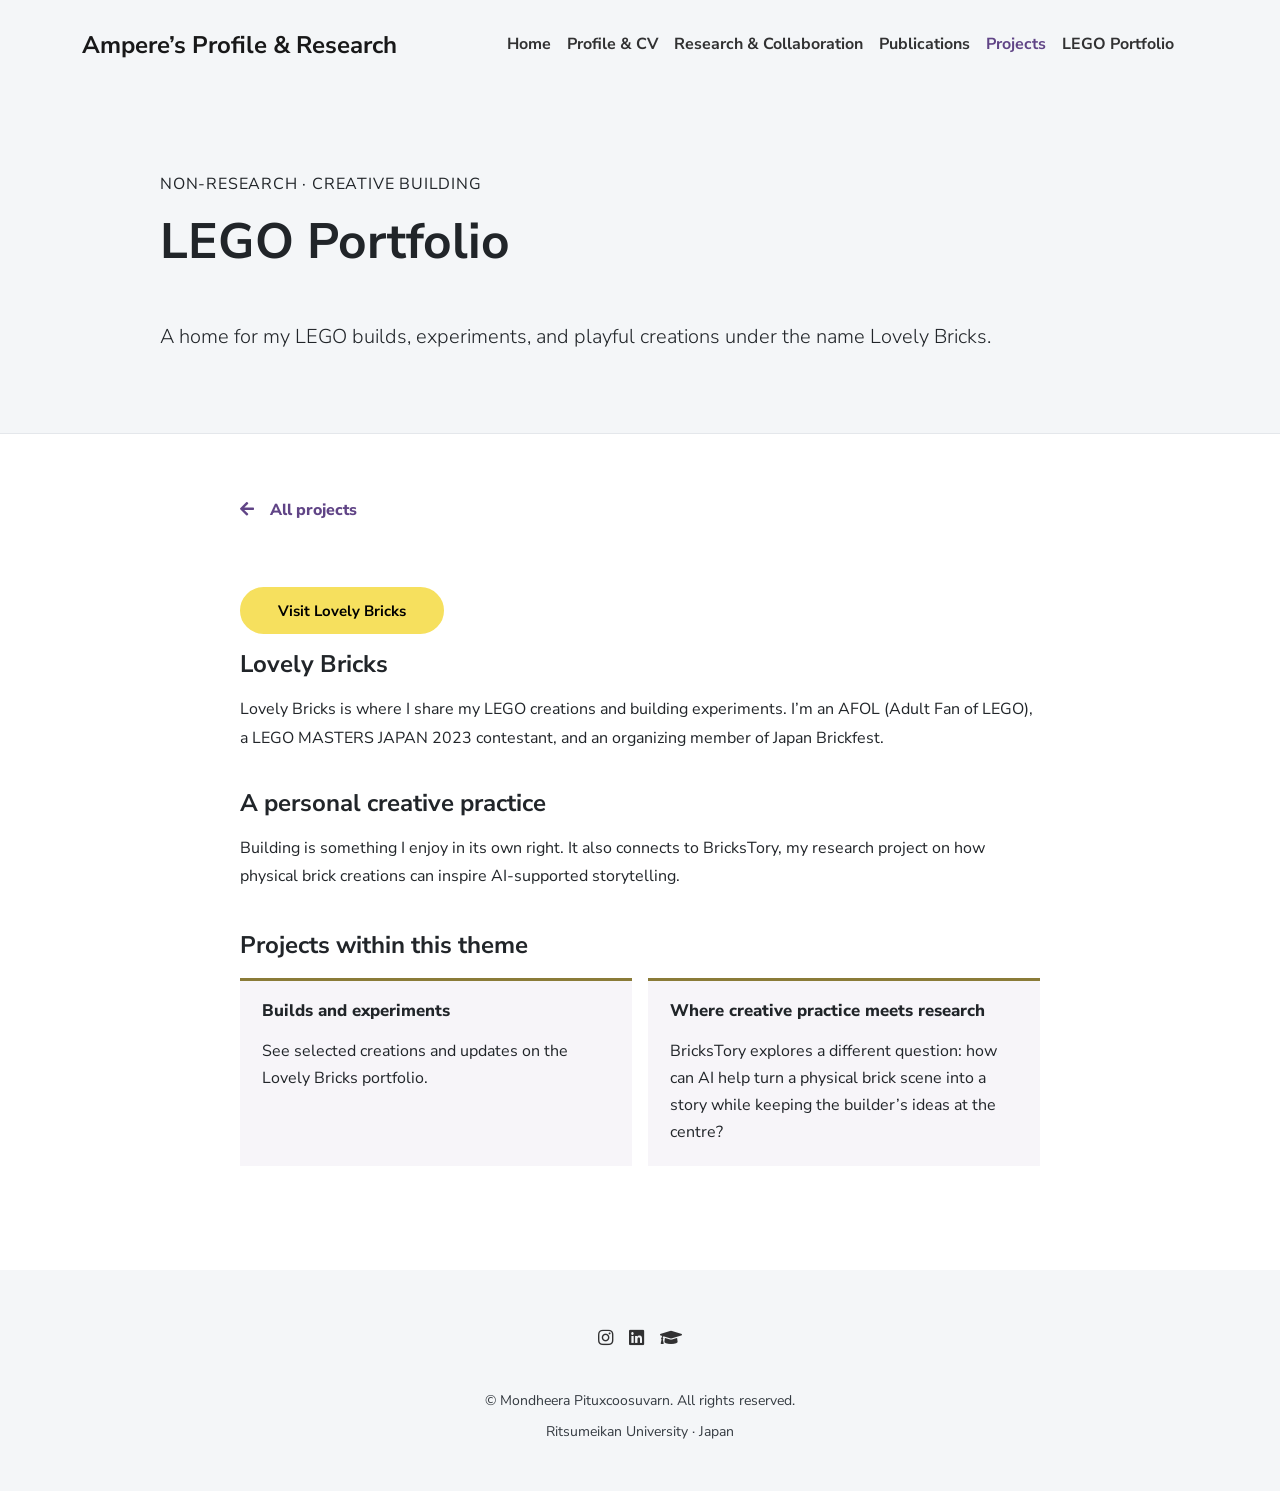
<file: projects/lego-portfolio.html>
<!DOCTYPE html>
<html lang="en-US">
<head>
  <meta charset="UTF-8">
  <meta name="viewport" content="width=device-width, initial-scale=1">
  <meta name="description" content="A home for my LEGO builds, experiments, and playful creations under the name Lovely Bricks.">
  <title>LEGO Portfolio · Mondheera Pituxcoosuvarn AKA Ampere</title>
  <link rel="preconnect" href="https://fonts.googleapis.com">
  <link rel="preconnect" href="https://fonts.gstatic.com" crossorigin>
  <link rel="stylesheet" href="https://fonts.googleapis.com/css2?family=Nunito+Sans:wght@300;400;700;800&amp;display=swap">
  <link href="../css/font-awesome/css/all.min.css?ver=1.4.5" rel="stylesheet">
  <link href="../css/bootstrap-icons/bootstrap-icons.css?ver=1.4.5" rel="stylesheet">
  <link href="../css/bootstrap.min.css?ver=1.4.5" rel="stylesheet">
  <link href="../css/aos.css?ver=1.4.5" rel="stylesheet">
  <link href="../css/main.css?ver=1.4.5" rel="stylesheet">
</head>
<body id="top" class="">
  <header class="bg-light">
    <nav class="navbar navbar-expand-lg navbar-light bg-light border-bottom" id="header-nav" role="navigation" aria-label="Main navigation">
      <div class="container">
        <a class="link-dark navbar-brand site-title mb-0" href="../index.html"><span class="brand-full">Ampere’s Profile &amp; Research</span><span class="brand-short">Ampere</span></a>
        <button class="navbar-toggler" type="button" data-bs-toggle="collapse" data-bs-target="#mainNavigation" aria-controls="mainNavigation" aria-expanded="false" aria-label="Toggle navigation"><span class="navbar-toggler-icon"></span></button>
        <div class="collapse navbar-collapse" id="mainNavigation"><ul class="navbar-nav ms-auto me-2"><li class="nav-item"><a class="nav-link" href="../index.html">Home</a></li>
<li class="nav-item"><a class="nav-link" href="../profile.html">Profile &amp; CV</a></li>
<li class="nav-item"><a class="nav-link" href="../research.html">Research &amp; Collaboration</a></li>
<li class="nav-item"><a class="nav-link" href="../publications.html">Publications</a></li>
<li class="nav-item"><a class="nav-link active" aria-current="page" href="../projects.html">Projects</a></li>
<li class="nav-item"><a class="nav-link" href="../lovely_bricks/">LEGO Portfolio</a></li></ul></div>
      </div>
    </nav>
  </header>
  <main class="page-content"><div id="content">
    <header class="page-hero"><div class="container-narrow px-3"><p class="text-uppercase mb-2">Non-research · Creative building</p><h1>LEGO Portfolio</h1><p class="lead mt-4 mb-0">A home for my LEGO builds, experiments, and playful creations under the name Lovely Bricks.</p></div></header>
    <section class="section px-3 px-lg-4 pt-5 pb-5"><div class="container-narrow project-detail">
      <a class="project-back" href="../projects.html"><i class="fas fa-arrow-left me-2" aria-hidden="true"></i>All projects</a>
      <p class="mt-3"><a class="btn btn-primary" href="../lovely_bricks/">Visit Lovely Bricks</a></p>
      <article class="project-detail-section"><h2 class="h4">Lovely Bricks</h2><p>Lovely Bricks is where I share my LEGO creations and building experiments. I’m an AFOL (Adult Fan of LEGO), a LEGO MASTERS JAPAN 2023 contestant, and an organizing member of Japan Brickfest.</p></article>
<article class="project-detail-section"><h2 class="h4">A personal creative practice</h2><p>Building is something I enjoy in its own right. It also connects to BricksTory, my research project on how physical brick creations can inspire AI-supported storytelling.</p></article>
      <section class="project-subprojects"><h2 class="h4">Projects within this theme</h2><div class="project-subproject-grid"><article class="project-subproject"><h3>Builds and experiments</h3><p>See selected creations and updates on the Lovely Bricks portfolio.</p></article><article class="project-subproject"><h3>Where creative practice meets research</h3><p>BricksTory explores a different question: how can AI help turn a physical brick scene into a story while keeping the builder’s ideas at the centre?</p></article></div></section>
    </div></section>
  </div></main>
  <footer class="pt-4 pb-4 text-center bg-light"><div class="container"><nav class="social-nav" aria-label="Social links"><ul class="nav justify-content-center">
<li class="nav-item"><a class="nav-link" href="https://www.instagram.com/lovely_bricks/" title="Instagram"><i class="fab fa-instagram" aria-hidden="true"></i><span class="visually-hidden">Instagram</span></a></li>
<li class="nav-item"><a class="nav-link" href="https://www.linkedin.com/in/mondheera-pituxcoosuvarn-775b5681/" title="LinkedIn"><i class="fab fa-linkedin" aria-hidden="true"></i><span class="visually-hidden">LinkedIn</span></a></li>
<li class="nav-item"><a class="nav-link" href="https://scholar.google.com/citations?user=QddseR4AAAAJ&amp;hl=en&amp;oi=ao" title="Google Scholar" target="_blank" rel="noopener noreferrer"><i class="fas fa-graduation-cap" aria-hidden="true"></i><span class="visually-hidden">Google Scholar</span></a></li>
</ul></nav><div class="text-small text-secondary mt-3"><div class="mb-1">&copy; Mondheera Pituxcoosuvarn. All rights reserved.</div><div>Ritsumeikan University · Japan</div></div></div></footer>
  <div id="scrolltop"><a class="btn btn-secondary" href="#top" aria-label="Back to top"><span class="icon"><i class="fas fa-angle-up" aria-hidden="true"></i></span></a></div>
  <script src="../scripts/bootstrap.bundle.min.js?ver=1.4.5"></script><script src="../scripts/main.js?ver=1.4.5"></script>
</body>
</html>
</file>
<file: css/main.css>
html, body {
  overflow-x: hidden;
}

/**
 * Enable smooth scrolling on the whole document
 */
html {
  scroll-behavior: smooth;
}

/**
 * Disable smooth scrolling when users have prefers-reduced-motion enabled
 */
@media screen and (prefers-reduced-motion: reduce) {
  html {
    scroll-behavior: auto;
  }
}

/**
 * Add .section to every anchored element for scroll margin
 */
.section {
  scroll-margin-top: 2rem;
}

/* Header */
.site-title {
  font-size: 1.5rem;
  font-weight: 700;
  line-height: 3rem;
  text-decoration: none;
}

@media (min-width: 48em) {
  .site-title {
    float: left;
  }
}

.nav-link {
  font-weight: 700;
  color: rgba(0, 0, 0, 0.8) !important;
}

.social-nav .nav-link {
  padding: 0 0.5rem;
  font-size: 1.1rem;
  line-height: 2.5rem;
}

.nav-link:hover,
.nav-link:focus,
.active .nav-link {
  color: rgba(0, 0, 0, 0.6) !important;
}

/* Hero (intro) section */
.intro-title {
  font-weight: 800;
}

@-webkit-keyframes animateWave {
  0% {
    transform: scale(1, 0);
  }
  100% {
    transform: scale(1, 1);
  }
}

@keyframes animateWave {
  0% {
    transform: scale(1, 0);
  }
  100% {
    transform: scale(1, 1);
  }
}
.wave-bg {
  display: block;
  height: 220px;
  width: 100%;

  background-image: url("../images/brick-bg.svg");
  background-repeat: repeat-x;   /* 👈 horizontal repeat */
  background-size: auto 100%;    /* 👈 scale height */
}

img.avatar {
  border-radius: 30px;
}

/* Masonary grid for portfolio */
.grid:after {
  content: '';
  display: block;
  clear: both;
}

/* Grid Item */
.grid-sizer,
.grid-item {
  width: 100%;
}

.grid-item {
  padding-bottom: 12px;
}

@media (min-width: 48em) {
  .grid-sizer,
  .grid-item {
    width: 25%;
  }
  .grid-item {
    float: left;
    padding: 6px;
  }
}

.grid-item img {
  display: block;
  width: 100%;
  max-width: 100%;
}

/* Portfolio */
.portolio-section .container {
  padding: 0;
}

.portfolio-item {
  position: relative;
  overflow: hidden;
  text-align: center;
  margin: 0;
}

.portfolio-item figcaption {
  position: absolute;
  top: auto;
  bottom: 0;
  left: 0;
  width: 100%;
  padding: 12px;
  background: rgba(255, 255, 255, 0.75);
  transition: transform 0.35s;
  transform: translate3d(0, 100%, 0);
}

.portfolio-item figcaption h4 {
  color: #222;
  font-size: 16px;
  text-transform: uppercase;
  font-weight: 700;
  margin-bottom: 3px;
}

.portfolio-item figcaption p {
  color: #444;
  font-size: 14px;
  font-weight: 600;
  margin-bottom: 0;
}

.portfolio-item:hover figcaption {
  transform: translate3d(0, 0, 0);
}

/* Portolio Caption */
#bp_container .bp-xc {
  background: #F6E05E !important;
}

#bp_caption a {
  text-decoration: none;
}

/* Footer section */
footer a:not(.nav-link) {
  color: inherit;
  font-weight: 600;
  text-decoration: none;
  cursor: pointer;
}

/* Scroll Top */
#scrolltop {
  display: block;
  visibility: hidden;
  opacity: 0;
  transition: visibility 0s, opacity 0.5s ease-in;
  position: fixed;
  bottom: 20px;
  right: 20px;
}

#scrolltop .btn {
  padding: 3px 11px;
  border-radius: 50%;
}

/* Additional utility styles */
.container-narrow {
  max-width: 1024px;
  margin: 0 auto;
}

.text-small {
  font-size: 0.875rem;
}

.text-uppercase {
  letter-spacing: 0.05em;
}

.hover-effect {
  transition: transform .18s ease-in-out;
}

.hover-effect:hover {
  transform: translateY(-2px);
}

.marker {
  position: relative;
  display: inline;
  width: auto;
}

.marker-center {
  padding-right: 0;
}

.marker:after {
  content: "";
  width: 125px;
  height: 30px;
  position: absolute;
  bottom: -25px;
  right: -30px;
  background-image: url("../images/plate125.png");
  background-repeat: no-repeat;
}

.marker-center:after {
  bottom: -30px;
  left: 50%;
  margin-left: -60px;
}

/* Homepage sections and interactive project spotlight */
.section[id] {
  scroll-margin-top: 5.5rem;
}

.page-hero {
  padding: clamp(2.5rem, 7vw, 5rem) 1rem;
  background: #f4f6f8;
  border-bottom: 1px solid #e4e7eb;
}

.brand-short {
  display: none;
}

.page-hero .container-narrow {
  max-width: 1024px;
}

.page-hero h1 {
  font-size: clamp(2rem, 5vw, 3.1rem);
}

.navbar .nav-link.active {
  color: #604486 !important;
}

.cv-row {
  display: grid;
  grid-template-columns: minmax(9rem, 0.3fr) 1fr;
  gap: 1rem;
  padding: 1.15rem 0;
  border-bottom: 1px solid #e4e7eb;
}

.cv-row:first-of-type {
  border-top: 1px solid #e4e7eb;
}

.cv-row > span {
  font-weight: 800;
}

.cv-row p {
  margin: 0;
}

.profile-card {
  padding: 1.5rem;
  border: 1px solid #e5e1ea;
  border-radius: .45rem;
  background: #fff;
}

.profile-card h2 { color: #332744; font-size: 1.2rem; font-weight: 800; margin-bottom: .9rem; }
.profile-card p, .profile-card li { color: #55525b; line-height: 1.7; }
.profile-card ul { padding-left: 1.15rem; margin-bottom: 0; }
.profile-eyebrow { color: #735a91 !important; font-size: .73rem; font-weight: 800; letter-spacing: .13em; margin-bottom: .45rem; }

.collaboration-panel {
  padding: clamp(1.5rem, 5vw, 3rem);
  background: #f4f6f8;
  border-left: 5px solid var(--bs-primary);
}

.home-nonresearch { padding-top: 0 !important; }
.home-nonresearch-heading { display: flex; align-items: end; justify-content: space-between; gap: 1rem; margin: 0 auto 1rem; max-width: 920px; }
.home-nonresearch-heading > div > p { color: #6c757d; font-size: .72rem; font-weight: 800; letter-spacing: .08em; }
.home-nonresearch-heading > a { color: #343a40; font-size: .9rem; font-weight: 700; white-space: nowrap; }
#homeNonResearchCatalog { max-width: 920px; margin: 0 auto; }
#homeNonResearchCatalog .project-card { display: grid; grid-template-columns: 110px minmax(0, 1fr); min-height: 132px; border: 1px solid #dee1e4; border-radius: .2rem; }
#homeNonResearchCatalog .project-card-visual { min-height: 0; height: 100%; padding: 0; }
#homeNonResearchCatalog .project-card-visual img { height: 100%; min-height: 132px; object-fit: cover; }
#homeNonResearchCatalog .project-card-visual img[src*="with-me-preview"] { object-position: 15% center; }
#homeNonResearchCatalog .project-card-body { min-width: 0; padding: .85rem 1rem; }
#homeNonResearchCatalog .project-slide-category { margin-bottom: .25rem; font-size: .66rem; }
#homeNonResearchCatalog .project-card-body .project-slide-title { margin: 0 0 .3rem; font-size: 1rem; }
#homeNonResearchCatalog .project-card-body .project-slide-summary { display: -webkit-box; overflow: hidden; -webkit-box-orient: vertical; -webkit-line-clamp: 2; margin: 0 0 .55rem; color: #62676d; font-size: .82rem; line-height: 1.4; }
#homeNonResearchCatalog .project-tags { display: none; }
#homeNonResearchCatalog .project-card-body .btn { padding: 0; border: 0; color: #30343a; font-size: .78rem; font-weight: 800; text-decoration: underline; text-decoration-color: #f0ca44; text-decoration-thickness: 2px; text-underline-offset: 3px; }
#homeNonResearchCatalog .project-card-body .btn:hover { color: #111; background: transparent; }

.contact-list { display: grid; grid-template-columns: repeat(2, minmax(0, 1fr)); gap: 2rem; padding: 1.5rem 0; border-top: 1px solid #d9dcdf; border-bottom: 1px solid #d9dcdf; }
.contact-item { position: relative; padding: .4rem 1rem .4rem 1.25rem; border-left: 4px solid #f0ca44; }
.contact-label { color: #6c757d; font-size: .74rem; font-weight: 800; letter-spacing: .07em; text-transform: uppercase; }
.contact-item p { margin: .55rem 0 .7rem; color: #555b61; line-height: 1.6; }
.contact-item a { color: #212529; font-weight: 800; text-decoration: underline; text-decoration-color: #f0ca44; text-decoration-thickness: 2px; text-underline-offset: 3px; overflow-wrap: anywhere; }

@media (max-width: 767.98px) {
  .contact-list { grid-template-columns: 1fr; gap: 1.25rem; }
  #homeNonResearchCatalog .project-card { grid-template-columns: 92px minmax(0, 1fr); }
}

.project-card {
  overflow: hidden;
  background: #fff;
  border: 1px solid #e4e7eb;
  border-radius: 0.25rem;
}

.project-card-visual {
  min-height: 185px;
  display: flex;
  align-items: center;
  justify-content: center;
  padding: 1.2rem;
}

.project-card-visual .project-visual-label {
  font-size: clamp(1.5rem, 4vw, 2.2rem);
}

.project-card-visual img {
  width: 100%;
  height: 220px;
  object-fit: cover;
}

.project-card-body {
  padding: 1.4rem;
}

.project-card-body .project-slide-title {
  margin-top: 0.45rem;
}

.project-card-body .project-tags {
  min-height: 2rem;
}

.brickstory-panel {
  padding: clamp(1.5rem, 5vw, 3.25rem);
  background: #f3e9d8;
  border-left: 5px solid #604486;
}

.brickstory-copy {
  max-width: 780px;
}

.quick-links {
  border-top: 1px solid #e4e7eb;
  border-bottom: 1px solid #e4e7eb;
  padding-top: 0.5rem;
  padding-bottom: 0.5rem;
}

.quick-link {
  min-height: 56px;
  display: flex;
  align-items: center;
  gap: 0.6rem;
  padding: 0.6rem 0.4rem;
  color: #212529;
  font-weight: 700;
  text-decoration: none;
}

.quick-link:hover,
.quick-link:focus {
  color: #6c757d;
}

.quick-link-number {
  color: #8a7b38;
  font-size: 0.75rem;
  font-weight: 800;
}

.quick-link i {
  margin-left: auto;
  font-size: 0.8rem;
}

.project-carousel {
  max-width: 920px;
  margin: 0 auto;
}

.project-slide-panel {
  height: 360px;
  min-height: 360px;
  overflow: hidden;
  background: #f4f6f8;
  border-left: 5px solid var(--bs-primary);
}

.project-slide-copy {
  padding: clamp(1.5rem, 4vw, 3rem);
}

.project-slide-category {
  color: #6c757d;
  font-size: 0.82rem;
  font-weight: 800;
  letter-spacing: 0.06em;
  text-transform: uppercase;
}

.project-slide-title {
  margin: 0.7rem 0 0.9rem;
  font-size: clamp(1.6rem, 3vw, 2.25rem);
}

.project-slide-summary {
  max-width: 38rem;
  margin-bottom: 1.2rem;
}

.project-tags {
  display: flex;
  flex-wrap: wrap;
  gap: 0.45rem;
  margin: 0 0 1.2rem;
  padding: 0;
  list-style: none;
}

.project-tags .badge {
  font-size: 0.76rem;
  font-weight: 700;
}

.project-visual {
  min-height: 330px;
  height: 100%;
  display: flex;
  align-items: center;
  justify-content: center;
  padding: 1.5rem;
  background: #ebeef1;
  text-align: center;
}

.project-visual-with-image {
  padding: 0;
}

.project-visual-label {
  max-width: 100%;
  color: #343a40;
  font-size: clamp(1.6rem, 4vw, 2.8rem);
  font-weight: 800;
  line-height: 1.1;
  overflow-wrap: anywhere;
}

.project-visual-efl { background: #f4edcc; }
.project-visual-agent { background: #e7eef1; }
.project-visual-culture { background: #eee8f0; }
.project-visual-brickstory { background: #f3e9d8; }
.project-visual-lego { background: #eee8f0; }
.project-visual-brickstory .project-visual-label,
.project-visual-lego .project-visual-label { color: #604486; }

.project-visual img {
  display: block;
  width: 100%;
  height: 100%;
  min-height: 0;
  object-fit: cover;
}

.project-carousel-footer {
  display: flex;
  align-items: center;
  justify-content: space-between;
  gap: 1rem;
  padding: 1rem 0.4rem 0;
}

.project-arrow {
  position: static;
  width: 38px;
  height: 38px;
  border: 1px solid #ced4da;
  border-radius: 50%;
  opacity: 1;
}

.project-arrow .carousel-control-prev-icon,
.project-arrow .carousel-control-next-icon {
  width: 1rem;
  height: 1rem;
  filter: invert(1) grayscale(100%);
}

.project-indicators {
  position: static;
  margin: 0;
  gap: 0.55rem;
}

.project-indicators [data-bs-target] {
  width: 10px;
  height: 10px;
  margin: 0;
  border: 0;
  border-radius: 50%;
  background-color: #aeb4bb;
}

.project-indicators .active {
  background-color: #8a7b38;
}

.project-count {
  color: #6c757d;
  font-size: 0.9rem;
  font-weight: 700;
  min-width: 3.5rem;
  text-align: right;
}

.research-area {
  padding: 1.2rem 1.3rem;
  background: #f4f6f8;
  border-top: 3px solid var(--bs-primary);
}

.research-area h3 {
  font-size: 1.05rem;
  margin-bottom: 0.5rem;
}

.research-area p {
  margin-bottom: 0;
}

.publication-filters .form-control,
.publication-filters .form-select {
  min-height: 44px;
}

.publication-entry {
  padding: 1rem 0;
  border-bottom: 1px solid #e4e7eb;
}

.publication-entry:first-child {
  border-top: 1px solid #e4e7eb;
}

.publication-year {
  min-width: 3.4rem;
  font-weight: 800;
}

.publication-citation {
  margin: 0;
}

.publication-meta {
  display: flex;
  flex-wrap: wrap;
  align-items: center;
  gap: 0.4rem;
  margin-top: 0.55rem;
}

.publication-meta .badge {
  font-size: 0.72rem;
  font-weight: 700;
}

.publication-empty {
  padding: 1.5rem 0;
  color: #6c757d;
}

@media (max-width: 767.98px) {
  .cv-row {
    grid-template-columns: 1fr;
    gap: 0.35rem;
  }

  .project-slide-panel {
    height: auto;
    min-height: 0;
  }

  .project-visual {
    height: 220px;
    min-height: 220px;
    padding: 0;
  }

  .project-visual img {
    height: 100%;
    min-height: 0;
  }

  .project-carousel-footer {
    padding-right: 0;
    padding-left: 0;
  }

  .quick-link {
    font-size: 0.88rem;
  }
}

@media (min-width: 768px) and (max-width: 991.98px) {
  .project-slide-panel {
    height: 400px;
    min-height: 400px;
  }

  .project-visual {
    min-height: 400px;
  }

  .project-slide-copy {
    padding: 1.5rem;
  }
}

@media (max-width: 575.98px) {
  .site-title {
    font-size: 1.35rem;
  }

  .brand-full {
    display: none;
  }

  .brand-short {
    display: inline;
  }
}

@media (max-width: 575.98px) {
  .marker {
    padding-right: 0;
  }
  .marker:after {
    bottom: -30px;
    left: 50%;
    margin-left: -60px;
  }
}

.entry-title a {
  text-decoration: none;
}

/* Individual project pages */
.project-detail {
  max-width: 800px;
}

.project-back {
  display: inline-block;
  margin-bottom: 2rem;
  color: #604486;
  font-weight: 800;
  text-decoration: none;
}

.project-detail-section {
  margin-bottom: 2.25rem;
}

.project-detail-section h2 {
  margin-bottom: 1rem;
}

.project-detail-section p,
.project-detail-work p {
  line-height: 1.8;
}

.project-detail-work {
  margin: 2.5rem 0;
  padding: 1.5rem 1.75rem;
  background: #f4f6f8;
  border-left: 5px solid #604486;
}

.project-detail-work h2 {
  margin-bottom: 0.8rem;
}

.project-detail-work p {
  margin-bottom: 0;
}

.project-detail-links {
  display: flex;
  flex-wrap: wrap;
  gap: 0.65rem;
}

/* Individual project pages */
.project-detail { max-width: 800px; }
.project-back { display: inline-block; margin-bottom: 2rem; color: #604486; font-weight: 800; text-decoration: none; }
.project-detail-section { margin-bottom: 2.25rem; }
.project-detail-section h2 { margin-bottom: 1rem; }
.project-detail-section p, .project-detail-work p { line-height: 1.8; }
.project-detail-work { margin: 2.5rem 0; padding: 1.5rem 1.75rem; background: #f4f6f8; border-left: 5px solid #604486; }
.project-detail-work h2 { margin-bottom: 0.8rem; }
.project-detail-work p { margin-bottom: 0; }
.project-detail-links { display: flex; flex-wrap: wrap; gap: 0.65rem; }

/* Project subprojects and selected papers */
.project-subprojects { margin: 2.5rem 0; }
.project-subprojects > h2 { margin-bottom: 1.15rem; }
.project-subproject-grid { display: grid; grid-template-columns: repeat(auto-fit, minmax(min(100%, 15rem), 1fr)); gap: 1rem; }
.project-subproject { padding: 1.25rem 1.35rem; background: #f7f5f9; border-top: 3px solid #8a7b38; }
.project-subproject h3 { font-size: 1.05rem; font-weight: 800; }
.project-subproject p { margin: 0; line-height: 1.7; }
.project-publications { list-style: none; padding: 0; margin: 1rem 0 1.25rem; }
.project-publications li { padding: 0.85rem 0; border-bottom: 1px solid #e4e7eb; }
.project-publications li:first-child { border-top: 1px solid #e4e7eb; }
.project-publications a { display: block; font-weight: 800; }
.project-publications span { display: block; margin-top: 0.2rem; color: #6c757d; font-size: 0.9rem; }
.project-all-publications { font-weight: 800; }
/* The LEGO plate accent is misplaced beside the BricksTory headings, so omit it on that page. */
.brickstory-detail .marker::after { content: none; }

/* Independent, non-research project collection */
.nonresearch-section { background: #faf9fb; }
.project-visual-unwind { background: #e6ecdf; }
.project-visual-with-me { background: #fff0dc; }
</file>
<file: lovely_bricks/style.css>
:root{--paper:#f7f4ec;--ink:#342a29;--muted:#6e625c;--rose:#86434b;--line:#dcd5ca;--sage:#e3e9d7;--pink:#f1dedb;--yellow:#f3e8be}*{box-sizing:border-box}html{scroll-behavior:smooth;scroll-padding-top:28px}body{margin:0;background:var(--paper);color:var(--ink);font-family:"Avenir Next",Avenir,"Segoe UI",sans-serif;font-size:16px;line-height:1.65}a{color:inherit;text-underline-offset:4px}a:focus-visible{outline:3px solid var(--rose);outline-offset:6px}img{max-width:100%;height:auto;display:block}.wrap{width:min(1220px,calc(100% - 96px));margin-inline:auto}.skip-link{position:fixed;top:-100px;left:20px;padding:12px;background:var(--ink);color:white;z-index:10}.skip-link:focus{top:10px}.site-header{display:flex;align-items:center;justify-content:space-between;min-height:108px;border-bottom:1px solid var(--line);gap:24px}.wordmark{display:flex;align-items:center;gap:5px;font-size:25px;letter-spacing:-1px;font-weight:800;text-decoration:none;white-space:nowrap}.wordmark>span:nth-child(2){font-weight:400}.brand-dot{font-size:11px;align-self:flex-start;margin-top:10px}.brand-brick{position:relative;display:flex;gap:5px;background:var(--rose);width:32px;height:20px;border-radius:3px;margin-right:9px;transform:rotate(-9deg)}.brand-brick i{background:var(--rose);width:9px;height:5px;position:relative;top:-4px;left:5px;border-radius:2px 2px 0 0}nav{display:flex;gap:30px;align-items:center;font-size:13px;font-weight:600}nav a{text-decoration:none}nav a:hover,.text-link:hover{color:var(--rose)}.nav-social{border:1px solid var(--line);border-radius:30px;padding:9px 18px}.nav-social span{margin-left:12px}.hero{display:grid;grid-template-columns:1fr 1.1fr;align-items:center;gap:20px;padding-block:72px 68px}.eyebrow{font-size:10px;letter-spacing:2px;font-weight:750;margin:0 0 24px;display:flex;align-items:center;gap:10px}.tiny-dot{display:inline-block;width:7px;height:7px;background:var(--rose);border-radius:50%;flex-shrink:0}h1,h2,h3,p{margin-top:0}h1{font-family:Georgia,"Times New Roman",serif;font-size:clamp(58px,6.8vw,92px);line-height:1.04;letter-spacing:-4px;font-weight:400;margin-bottom:26px}h1 em{font-weight:400;color:var(--rose)}.intro{max-width:380px;color:var(--muted);font-size:15px;line-height:1.85;margin-bottom:28px}.button{display:inline-flex;align-items:center;justify-content:center;gap:30px;padding:15px 23px;border:1px solid var(--rose);border-radius:6px;background:var(--rose);color:#fff9f1;text-decoration:none;font-size:13px;font-weight:600;transition:background .2s,transform .2s}.button:hover{background:#69333b;transform:translateY(-2px)}.button span{font-size:20px;line-height:1}.handwritten{font-family:Georgia,serif;font-style:italic;color:var(--muted);font-size:14px;margin:20px 0 0 6px}.handwritten span{color:var(--rose);margin-left:8px;font-size:20px}.hero-art{position:relative;min-width:0}.hero-art>img{width:100%}.art-note{position:absolute;top:0;right:9%;font:italic 15px/1.4 Georgia,serif;transform:rotate(6deg);color:var(--muted)}.art-note span{display:inline-block;font-size:30px;vertical-align:middle;margin-left:10px}.art-label{display:flex;align-items:center;justify-content:center;gap:10px;font-size:9px;letter-spacing:1.5px;font-weight:650}.art-label span{font-size:24px;color:var(--rose)}.ribbon{background:#e6e8d9;border-top:1px solid #d9deca;border-bottom:1px solid #d9deca}.ribbon>div{display:flex;align-items:center;justify-content:space-between;padding-block:15px;font-size:10px;font-weight:700;letter-spacing:2px}.ribbon span{font-size:23px;color:#758164}.section{padding-block:86px}.section-heading{display:flex;align-items:end;justify-content:space-between;gap:30px;margin-bottom:34px}.section-heading .eyebrow{margin-bottom:12px}h2{font:400 38px/1.2 Georgia,serif;letter-spacing:-1.1px;margin-bottom:0}.section-heading>p{font-size:13px;line-height:1.8;color:var(--muted);margin:0}.cards{display:grid;grid-template-columns:repeat(3,1fr);gap:24px}.card-art{border-radius:10px;overflow:hidden;position:relative;padding-top:25px}.sage{background:var(--sage)}.pink{background:var(--pink)}.yellow{background:var(--yellow)}.number{position:absolute;top:18px;left:20px;font-size:9px;letter-spacing:1.3px;font-weight:650}.card-art img{width:100%}.card-copy{padding:22px 3px 0}h3{font:400 25px/1.2 Georgia,serif;letter-spacing:-.5px;margin-bottom:10px}.card-copy p{font-size:13px;line-height:1.8;color:var(--muted);margin-bottom:17px;max-width:290px}.tag{display:inline-block;font-size:9px;letter-spacing:.4px;padding:4px 10px;border:1px solid var(--line);border-radius:20px}.collection-note{display:flex;align-items:baseline;flex-wrap:wrap;gap:4px 7px;font-size:11px;color:var(--muted);margin:30px 0 0;line-height:1.8}.collection-note .tiny-dot{width:5px;height:5px}.collection-note a{white-space:nowrap}.about{border-top:1px solid var(--line);padding-block:72px;display:grid;grid-template-columns:.85fr 1.15fr;align-items:center;gap:85px}.portrait{position:relative;padding:0 25px 30px}.portrait img{width:300px;border-radius:50%;margin:auto;background:#e4e4d9}.portrait-label{display:block;position:relative;margin:-15px auto 0;background:#eee0cd;border:1px solid #d6c8b5;border-radius:4px;width:max-content;max-width:100%;padding:9px 18px;font:italic 17px Georgia,serif;transform:rotate(-5deg)}.portrait-label span{margin-left:16px;color:var(--rose)}.about-copy .eyebrow{margin-bottom:18px}.about-copy h2{margin-bottom:24px}.about-copy>p:not(.eyebrow){color:var(--muted);font-size:14px;max-width:470px}.text-link{font-size:12px;font-weight:600}.text-link span{margin-left:15px}.follow{padding:37px 44px;background:var(--pink);border-radius:10px;display:flex;align-items:center;gap:26px;margin-bottom:65px}.follow-spark{font-size:66px;color:var(--rose);line-height:1}.follow .eyebrow{font-size:9px;margin-bottom:9px}.follow h2{font-size:30px;margin-bottom:6px}.follow p:not(.eyebrow){font-size:12px;margin:0;color:var(--muted)}.follow .button{margin-left:auto;white-space:nowrap}footer{padding-bottom:30px}.footer-row{border-top:1px solid var(--line);padding:25px 0;display:flex;align-items:center;justify-content:space-between;gap:20px;font-size:11px}.footer-brand{font-weight:750;font-size:17px;letter-spacing:-.5px;text-decoration:none}.footer-brand span{color:var(--rose);margin-left:6px}.footer-row>span{color:var(--muted)}footer>p{font-size:9px;color:var(--muted);margin:0;max-width:650px}
@media(min-width:1450px){.hero{padding-block:88px}.hero-art>img{max-height:580px;object-fit:contain}}@media(max-width:900px){.wrap{width:calc(100% - 48px)}nav{gap:18px}.hero{grid-template-columns:1fr 1fr;gap:0;padding-top:56px}h1{font-size:64px}.art-note{top:-10px;font-size:12px}.hero-art>img{min-height:380px;object-fit:contain}.cards{gap:16px}h3{font-size:22px}.about{gap:35px}.follow{padding:28px;gap:20px}.follow-spark{display:none}.follow h2{font-size:26px}.follow .button{gap:12px}h2{font-size:33px}.number{font-size:8px;left:14px}.ribbon>div{letter-spacing:1px}}@media(max-width:640px){.wrap{width:calc(100% - 40px)}.site-header{min-height:94px;flex-wrap:wrap;gap:10px;padding-block:18px}.wordmark{font-size:23px}nav{width:100%;justify-content:space-between;font-size:11px;gap:10px}.nav-social{padding:5px 11px}.hero{grid-template-columns:1fr;padding-block:43px 32px}.eyebrow{font-size:9px;margin-bottom:20px}h1{font-size:clamp(48px,14vw,78px);letter-spacing:-3px}.intro{max-width:340px}.hero-art{margin-top:42px}.hero-art>img{min-height:0}.art-note{top:0;right:9%;font-size:13px}.art-label{font-size:8px}.ribbon>div{font-size:8px;letter-spacing:.7px;flex-wrap:wrap;justify-content:center;gap:10px 14px;padding-block:12px}.ribbon span{font-size:16px}.ribbon span:last-child{display:none}.section{padding-block:55px}.section-heading{display:block;margin-bottom:26px}.section-heading>p{margin-top:17px}.cards{grid-template-columns:1fr;gap:32px}.card-art{max-height:320px}.card-art img{max-height:295px;object-fit:contain}h3{font-size:25px}.card-copy{padding-top:18px}.card-copy p{max-width:100%;margin-bottom:12px}.collection-note{margin-top:26px}.about{grid-template-columns:1fr;gap:28px;padding-block:48px}.portrait img{width:240px}.portrait{padding-bottom:10px}.about-copy h2{font-size:32px}.follow{flex-wrap:wrap;padding:28px 24px;margin-bottom:35px;gap:22px}.follow .button{margin-left:0}.follow h2{font-size:29px}.footer-row{flex-wrap:wrap;gap:12px}.footer-row>span{width:100%;order:3}footer>p{line-height:1.8}}@media(prefers-reduced-motion:reduce){html{scroll-behavior:auto}.button{transition:none}.button:hover{transform:none}}
.about>*{min-width:0}.portrait-label{width:fit-content;text-align:center}
/* Real Instagram photographs and the hobby-to-research story. */
.photo-hero{padding:30px 30px 0 45px}.photo-hero>a{display:block;max-width:430px;margin:auto}.photo-hero>a>img{width:100%;max-height:520px;object-fit:cover;border-radius:150px 150px 12px 12px}.photo-hero .art-note{top:0;right:0;background:var(--paper);padding:8px 14px;border-radius:8px;z-index:1}.photo-hero .art-label{margin-top:15px;font-size:8px}.instagram-grid{row-gap:38px}.post-art{display:block;padding:0;border-radius:10px;position:relative}.post-art img{width:100%;height:auto;aspect-ratio:4/5;object-fit:cover}.post-action{position:absolute;bottom:14px;right:14px;background:var(--paper);padding:6px 12px;border-radius:20px;font-size:9px;font-weight:700;letter-spacing:1px}.post-date{display:block;font-size:10px;color:var(--muted);margin-bottom:10px}.card-copy h3 a{text-decoration:none}.card-copy h3 a:hover{text-decoration:underline}.research{display:grid;grid-template-columns:1fr 1fr;gap:85px;border-top:1px solid var(--line);padding-block:70px 75px}.research-intro h2{font-size:48px;line-height:1.15;margin-bottom:26px}.research-intro h2 em{color:var(--rose);font-weight:400}.research-intro>p:not(.eyebrow){font-size:14px;color:var(--muted);max-width:470px}.research-notes article{padding:22px 0;border-bottom:1px solid var(--line)}.research-notes article:first-child{padding-top:0}.research-notes h3{margin-top:17px}.research-notes p{font-size:13px;color:var(--muted)}.research-notes .research-detail,.research-credit{font-size:11px}.research-credit{padding-top:18px}.research .tag{background:var(--sage)}
@media(max-width:900px){nav{gap:14px;font-size:11px}.research{gap:35px}.research-intro h2{font-size:39px}.photo-hero{padding-inline:20px 0}.photo-hero .art-note{font-size:12px}}
@media(max-width:640px){nav{font-size:10px;gap:6px;flex-wrap:wrap}.photo-hero{padding:20px 12px 0;margin-top:35px}.photo-hero>a{max-width:330px}.photo-hero>a>img{max-height:420px}.photo-hero .art-note{font-size:13px}.post-art{max-height:none}.post-art img{max-height:none;aspect-ratio:4/5;object-fit:cover}.research{grid-template-columns:minmax(0,1fr);gap:35px;padding-block:45px}.research-intro h2{font-size:39px}.research-notes h3{font-size:25px}.photo-hero .art-label{font-size:7px;letter-spacing:1px}.research-notes article{overflow-wrap:anywhere}}

/* Solid brick direction: vivid primary palette, bold type, crisp tile grid. */
:root{--paper:#fffdf5;--ink:#19243a;--muted:#50596b;--rose:#d92832;--line:#27334a;--sage:#62be58;--pink:#ffdb50;--yellow:#57b8e6}
body{font-family:Arial,Helvetica,sans-serif;background-color:var(--paper);background-image:radial-gradient(#19243a12 1px,transparent 1px);background-size:18px 18px}
.wrap{width:min(1220px,calc(100% - 72px))}
.site-header{border-bottom:3px solid var(--ink);min-height:92px}
.wordmark{font-family:Arial,Helvetica,sans-serif;font-weight:1000;font-size:24px;letter-spacing:-1.3px;text-transform:uppercase}
.wordmark>span:nth-child(2){font-weight:1000}.brand-dot{font-size:13px;color:var(--rose)}
.brand-brick{background:var(--rose);width:36px;height:22px;margin-right:10px;border:2px solid var(--ink);border-radius:3px;transform:none;box-shadow:2px 3px 0 var(--ink)}
.brand-brick i{background:var(--rose);width:10px;height:6px;top:-7px;left:4px;border:2px solid var(--ink);border-bottom:0;border-radius:3px 3px 0 0}
nav{font-family:Arial,Helvetica,sans-serif;font-weight:800;text-transform:uppercase;font-size:11px;gap:22px}
.nav-social{border:2px solid var(--ink);border-radius:3px;padding:7px 12px;box-shadow:2px 3px 0 var(--ink)}
.hero{grid-template-columns:1fr 1fr;padding-block:50px 48px;gap:32px}
.hero-copy .eyebrow{display:inline-flex;background:var(--pink);border:2px solid var(--ink);padding:7px 11px;margin-bottom:22px;font-weight:900;letter-spacing:1.1px}
.hero-copy .tiny-dot{background:var(--rose);border-radius:1px;width:11px;height:11px;border:1px solid var(--ink)}
h1,h2,h3{font-family:Arial,Helvetica,sans-serif;font-weight:1000;letter-spacing:-2px}
h1{font-size:clamp(70px,9vw,116px);line-height:.83;letter-spacing:-7px;margin-bottom:27px}
h1 em{color:var(--rose);font-style:normal;text-shadow:3px 3px 0 var(--pink)}
.intro{font-size:18px;font-weight:600;color:var(--ink);max-width:360px;line-height:1.55}
.button{background:var(--rose);border:2px solid var(--ink);border-radius:4px;color:white;box-shadow:4px 5px 0 var(--ink);font-weight:900;text-transform:uppercase;letter-spacing:.3px}.button:hover{background:#b91e28;box-shadow:2px 3px 0 var(--ink)}
.handwritten{font-family:Arial,Helvetica,sans-serif;font-style:normal;font-size:10px;font-weight:800;letter-spacing:.7px;text-transform:uppercase;color:var(--muted)}
.handwritten span{color:var(--rose)}
.photo-hero{padding:18px 18px 8px 28px;background:var(--yellow);border:3px solid var(--ink);border-radius:4px;box-shadow:8px 9px 0 var(--ink);transform:rotate(1deg)}
.photo-hero>a{max-width:420px}.photo-hero>a>img{max-height:450px;border:2px solid var(--ink);border-radius:3px;object-fit:cover}
.photo-hero .art-note{top:5px;right:-14px;border:2px solid var(--ink);border-radius:3px;box-shadow:2px 3px 0 var(--ink);font:800 12px/1.4 Arial,sans-serif;color:var(--ink);transform:rotate(4deg);text-transform:uppercase}
.photo-hero .art-label{font-weight:900;letter-spacing:1px}
.ribbon{background:var(--pink);border-block:3px solid var(--ink)}.ribbon>div{font-weight:1000}.ribbon span{color:var(--rose)}
.section{padding-block:64px}.eyebrow{font-weight:900;letter-spacing:1.5px;color:var(--ink)}
.section-heading .eyebrow{display:inline-flex;background:var(--sage);border:2px solid var(--ink);padding:5px 9px}
h2{font-family:Arial,Helvetica,sans-serif;font-size:clamp(32px,4.5vw,51px);font-weight:1000;letter-spacing:-2.5px;line-height:1.02;text-transform:uppercase}
.section-heading>p{font-weight:600;color:var(--muted)}
.cards{gap:18px}.post-art{border:3px solid var(--ink);border-radius:4px;box-shadow:5px 6px 0 var(--ink);padding:0;transition:transform .16s,box-shadow .16s}.post-art:hover{transform:translate(-2px,-2px);box-shadow:7px 8px 0 var(--ink)}.post-art img{aspect-ratio:4/4.5;object-fit:cover}
.post-action{right:10px;bottom:10px;padding:6px 10px;border:2px solid var(--ink);border-radius:3px;box-shadow:2px 3px 0 var(--ink);font-weight:900}
.card-copy{padding-top:17px}.post-date{font-weight:800;text-transform:uppercase;letter-spacing:1px;color:var(--muted)}h3{font-size:23px;font-weight:900;letter-spacing:-.8px;text-transform:uppercase}.card-copy p{font-size:13px;color:var(--muted)}
.tag{border:2px solid var(--ink);border-radius:3px;box-shadow:2px 2px 0 var(--ink);font-weight:800;background:var(--pink)}
.collection-note{padding:12px 15px;border-left:4px solid var(--rose);background:#fff}
.research{border-top:3px solid var(--ink);padding-block:60px}.research-intro .eyebrow{display:inline-flex;background:var(--yellow);border:2px solid var(--ink);padding:6px 10px}.research-intro h2{font-size:clamp(40px,5.4vw,65px);line-height:.98}.research-intro h2 em{font-style:normal;color:var(--rose);text-shadow:2px 2px 0 var(--pink)}
.research-notes article{border-bottom:2px solid var(--ink)}.research-notes article:first-child{padding-top:0}.research-notes .tag{display:inline-block}.research-notes h3{margin-top:15px}.research-notes p{color:var(--ink)}.research-notes article:nth-child(2){background:var(--sage);padding:18px;border:2px solid var(--ink);box-shadow:4px 4px 0 var(--ink);margin-top:18px}.research-notes article:nth-child(2) .tag{background:var(--yellow)}
.about{border-top:3px solid var(--ink)}.portrait img{border:3px solid var(--ink);background:var(--yellow)}.portrait-label{font:800 13px/1.3 Arial,sans-serif;border:2px solid var(--ink);border-radius:3px;box-shadow:3px 4px 0 var(--ink);background:var(--pink)}
.about-copy .eyebrow{display:inline-flex;background:var(--pink);border:2px solid var(--ink);padding:5px 8px}
.follow{background:var(--yellow);border:3px solid var(--ink);border-radius:4px;box-shadow:7px 7px 0 var(--ink)}.follow .eyebrow{font-weight:900}.follow h2{font-family:Arial,Helvetica,sans-serif;font-weight:1000;text-transform:uppercase;letter-spacing:-1.5px}.follow .button{background:var(--rose)}
footer .footer-row{border-top:3px solid var(--ink)}.footer-brand{font-family:Arial,sans-serif;font-weight:1000;text-transform:uppercase}
@media(max-width:900px){.hero{gap:17px}.wrap{width:calc(100% - 48px)}h1{font-size:clamp(66px,10vw,88px)}.photo-hero{padding:15px}.photo-hero>a>img{max-height:370px}.cards{gap:14px}}
@media(max-width:640px){.wrap{width:calc(100% - 36px)}.site-header{min-height:84px}.wordmark{font-size:20px}nav{gap:5px 12px;font-size:9px}.nav-social{padding:5px 8px}.hero{padding-block:42px 38px;gap:22px}h1{font-size:clamp(66px,16vw,90px);letter-spacing:-5px}.intro{font-size:16px}.photo-hero{max-width:360px;margin:0 auto 14px;padding:12px}.photo-hero>a>img{max-height:360px}.photo-hero .art-note{right:-7px}.section{padding-block:50px}.section-heading>p{font-size:12px}.post-art{box-shadow:4px 5px 0 var(--ink)}.card-copy h3{font-size:22px}.research{padding-block:48px}.research-intro h2{font-size:clamp(41px,12vw,58px)}.follow{box-shadow:5px 5px 0 var(--ink)}.about-copy h2{font-size:33px}}
@media(prefers-reduced-motion:reduce){.post-art{transition:none}.post-art:hover{transform:none}}
@media(max-width:640px){.photo-hero .art-note{right:4px;top:-10px}}

/* Purple is the brick body color; sunny yellow stays a small highlight. */
:root{--paper:#fffdf5;--ink:#4d2a69;--muted:#645572;--rose:#74409b;--line:#644779;--sage:#eee5f4;--pink:#ffdc5a;--yellow:#e9ddf3}
body{background-color:var(--paper);background-image:radial-gradient(#4d2a6912 1px,transparent 1px)}
a:focus-visible{outline-color:var(--rose)}
.brand-brick,.brand-brick i{background:var(--rose)}
.hero-copy .eyebrow{background:var(--pink)}
.hero-copy .tiny-dot{background:var(--rose)}
.button:hover{background:#5e3080}
.photo-hero{background:var(--yellow)}
.ribbon{background:var(--sage);border-color:#b6a5c4}
.ribbon span{color:var(--rose)}
.post-art{background:var(--yellow)}
.research-notes article:nth-child(2) .tag{background:var(--pink)}
.research-notes article:nth-child(2){background:var(--sage)}
.follow{background:var(--yellow)}
.follow-spark,.handwritten span{color:var(--rose)}
.portrait-label{background:var(--pink)}
@media(max-width:640px){.hero{grid-template-columns:minmax(0,1fr)}.hero-copy,.hero-art{width:100%;min-width:0}.photo-hero{width:calc(100% - 18px);max-width:360px}.photo-hero>a{width:100%;max-width:none}.photo-hero .art-note{top:-14px;right:3px;max-width:185px;font-size:10px}}
.brickfest{display:grid;grid-template-columns:.85fr 1.15fr;gap:48px;border-top:3px solid var(--ink);padding-block:58px 68px}.brickfest-heading .eyebrow{display:inline-flex;background:var(--yellow);border:2px solid var(--ink);padding:5px 9px;margin-bottom:18px}.brickfest-heading h2{font-family:Arial,Helvetica,sans-serif;font-weight:900;text-transform:uppercase;letter-spacing:-1.5px;font-size:clamp(29px,4vw,42px);margin-bottom:16px}.brickfest-heading h2 em{color:var(--rose);font-style:normal}.brickfest-heading>p:last-child{color:var(--muted);font-size:14px;max-width:390px}.brickfest-highlights{display:grid;grid-template-columns:repeat(3,minmax(0,1fr));align-items:stretch;gap:14px}.brickfest-highlights article{padding:15px 14px;border:2px solid var(--ink);border-radius:3px;background:#fffdf7;box-shadow:4px 5px 0 var(--ink)}.brickfest-highlights article:nth-child(2){background:var(--yellow)}.brickfest-highlights .tag{border:1px solid var(--ink);border-radius:2px;background:var(--paper);font-weight:800;font-size:8px;letter-spacing:.5px;padding:4px 7px}.brickfest-highlights h3{font:900 17px/1.2 Arial,Helvetica,sans-serif;text-transform:uppercase;letter-spacing:-.3px;margin:14px 0 8px}.brickfest-highlights p{font-size:11px;line-height:1.6;color:var(--muted);margin:0}
@media(max-width:900px){.brickfest{grid-template-columns:1fr;gap:26px}.brickfest-heading h2 br{display:none}}
@media(max-width:640px){.brickfest{padding-block:45px 52px}.brickfest-highlights{grid-template-columns:1fr}.brickfest-highlights article{padding:16px}.brickfest-heading h2{font-size:34px}}

/* Keep the portfolio's accents in the brick shapes and colors, not starbursts. */
.handwritten span,.art-label span,.portrait-label span,.follow-spark{display:none}
.ribbon>div{display:grid;grid-template-columns:repeat(4,minmax(0,1fr));justify-items:center;gap:10px;padding-block:15px}
.ribbon span{display:block;font-size:10px;color:var(--ink);text-align:center}
@media(max-width:640px){.ribbon>div{grid-template-columns:repeat(2,minmax(0,1fr));gap:7px 12px}.ribbon span,.ribbon span:last-child{display:block;font-size:9px}}
</file>
